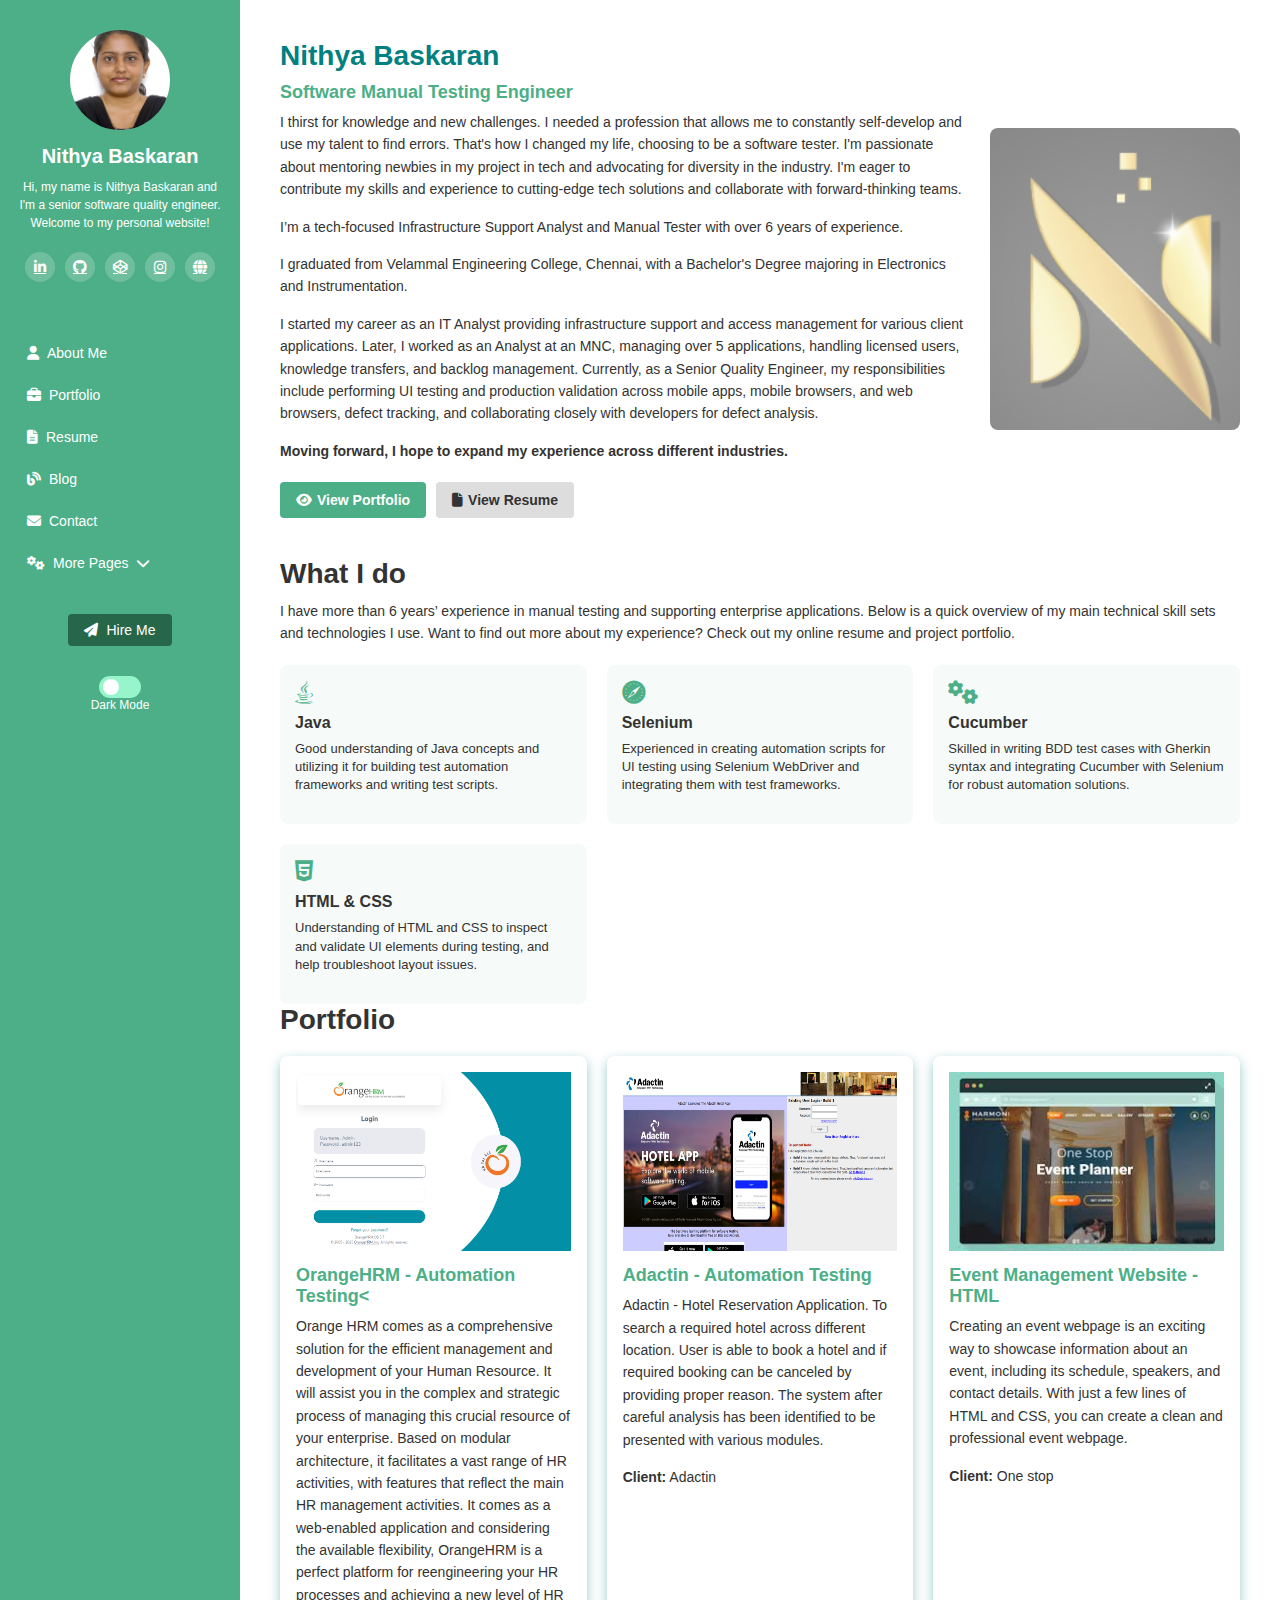
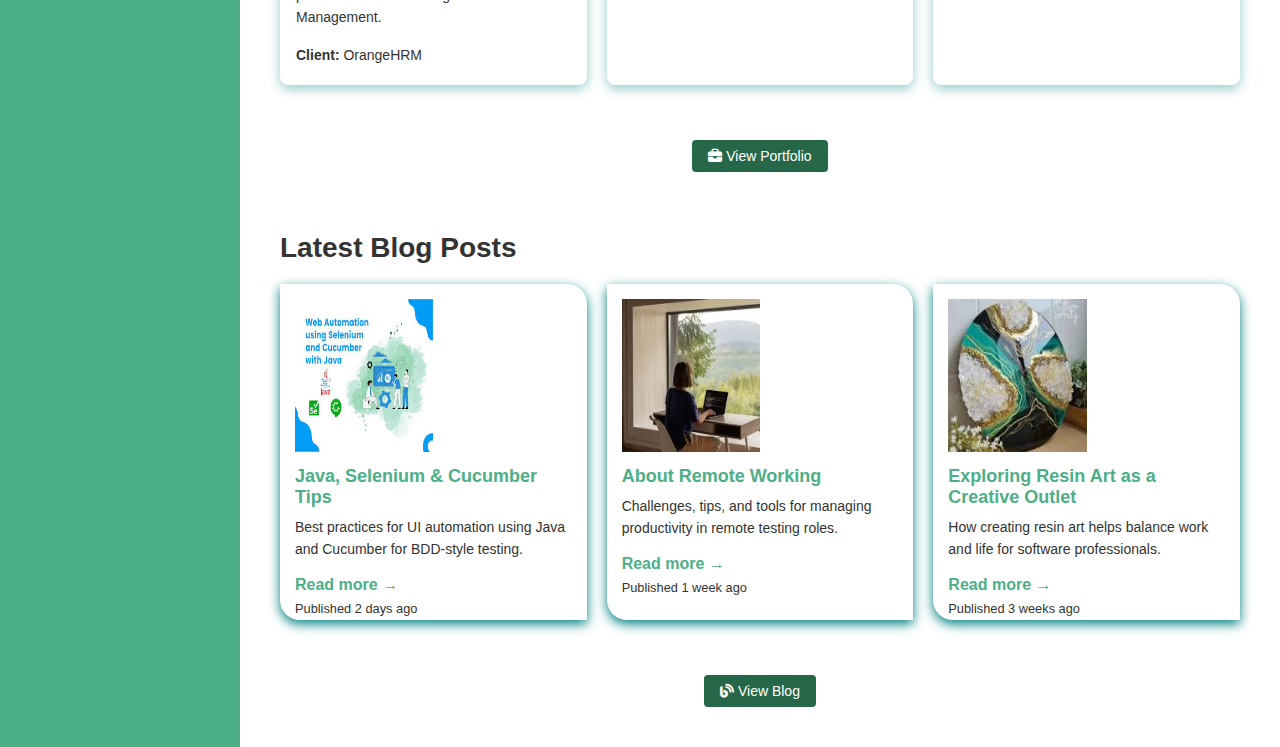
<file: index.html>
<!DOCTYPE html>
<html lang="en">

<head>
  <meta charset="UTF-8" />
  <meta name="viewport" content="width=device-width, initial-scale=1.0" />
  <title>About - Nithya Baskaran</title>

  <!-- Font Awesome for icons -->
  <link href="https://cdnjs.cloudflare.com/ajax/libs/font-awesome/6.4.0/css/all.min.css" rel="stylesheet" />

  <style>
    :root {
      --main-color: #4CAF87;
      --background: #ffffff;
      --text-color: #333333;
      --sidebar-bg: #4CAF87;
      --sidebar-text: #ffffff;
      --button-bg: #276749;
      --button-text: #ffffff;
      --link-color: #4CAF87;
    }

    body.dark-mode {
      --background: #121212;
      --text-color: #ffffff;
      
      --sidebar-bg: #333333;
      --sidebar-text: #ffffff;
      --button-bg: #ffffff;
      --button-text: #4CAF87;
      --link-color: #80e3bf;
    }

    * {
      box-sizing: border-box;
      margin: 0;
      padding: 0;
      font-family: 'Inter', sans-serif;
    }

    body {
      display: flex;
      min-height: 100vh;
      background: var(--background);
      color: var(--text-color);
      transition: all 0.3s ease;
    }

    aside {
      width:
        240px;
      background:
        var(--sidebar-bg);
      color:
        var(--sidebar-text);
      display:
        flex;
      flex-direction:
        column;
      align-items:
        center;
      padding:
        30px 15px;
      flex-shrink:
        0;
    }

    aside img {
      width:
        100px;
      height:
        100px;
      border-radius:
        50%;
      margin-bottom:
        15px;
      object-fit:
        cover;
    }

    aside h1 {
      font-size:
        20px;
      margin-bottom:
        10px;
      text-align:
        center;
    }

    aside p {
      font-size:
        12px;
      text-align:
        center;
      margin-bottom:
        20px;
      line-height:
        1.5;
    }

    .social-icons {
      display:
        flex;
      justify-content:
        center;
      gap:
        10px;
      margin-bottom:
        25px;
      flex-wrap:
        wrap;
    }

    .social-icons a {
      background:
        rgba(255,
          255,
          255,
          0.2);
      color:
        var(--sidebar-text);
      width:
        30px;
      height:
        30px;
      border-radius:
        50%;
      display:
        flex;
      justify-content:
        center;
      align-items:
        center;
      font-size:
        14px;
      transition:
        background 0.3s,
        color 0.3s;
    }

    .social-icons a:hover {
      background:
        #fff;
      color:
        var(--sidebar-bg);
    }

    nav {
      width:
        100%;
      margin-top:
        20px;
    }

    nav ul {
      list-style:
        none;
      padding:
        0;
      margin:
        0;
    }

    nav li {
      margin:
        10px 0;
    }

    nav a {
      color:
        var(--sidebar-text);
      text-decoration:
        none;
      font-size:
        14px;
      display:
        flex;
      align-items:
        center;
      gap:
        8px;
      padding:
        8px 12px;
      border-radius:
        4px;
      transition:
        background 0.3s,
        color 0.3s;
    }

    nav a:hover {
      background:
        rgba(255,
          255,
          255,
          0.2);
      color:
        teal;
      /*
    Changes
    text
    color
    to
    black
    on
    hover
    */
    }

    .hire-btn {
      background: var(--button-bg);
      color:
        var(--button-text);
      border:
        none;
      padding:
        8px 16px;
      font-size:
        14px;
      border-radius:
        4px;
      margin-top:
        25px;
      cursor:
        pointer;
      transition:
        all 0.3s;
      display:
        flex;
      align-items:
        center;
      gap:
        8px;
    }

    .hire-btn:hover {
      background:
        #276749;
    }

    .dark-mode-toggle {
      margin-top:
        30px;
      text-align:
        center;
    }

    .dark-mode-toggle .label-text {
      display:
        block;
      font-size:
        12px;
      margin-bottom:
        5px;
      color:
        var(--sidebar-text);
    }

    /*
    Toggle
    Switch
    Container
    */
    .switch {
      position:
        relative;
      display:
        inline-block;
      width:
        42px;
      height:
        22px;
    }

    /*
    Hide
    default
    checkbox
    */
    .switch input {
      opacity:
        0;
      width:
        0;
      height:
        0;
    }

    /*
    Slider
    (rounded
    pill
    background)
    */
    .slider {
      position:
        absolute;
      cursor:
        pointer;
      background-color:
        #96f5ca;
      border-radius:
        34px;
      top:
        0;
      left:
        0;
      right:
        0;
      bottom:
        0;
      transition:
        0.4s;
    }

    /*
    Round
    knob
    */
    .slider::before {
      position:
        absolute;
      content:
        "";
      height:
        16px;
      width:
        16px;
      left:
        4px;
      bottom:
        3px;
      background-color:
        white;
      border-radius:
        50%;
      transition:
        0.4s;
    }

    /*
    When
    checked
    (dark
    mode
    active)
    */
    .switch input:checked+.slider {
      background-color:
        #4a5568;
      /*
    dark
    gray
    */
    }

    .switch input:checked+.slider::before {
      transform:
        translateX(18px);
      /*
    slide
    the
    knob
    */
    }

    main {
      flex: 1;
      padding: 40px;
      max-width: 100%;
    }

    main h2 {
      font-size: 28px;
      font-weight: 700;
      margin-bottom: 10px;
      text-align: left;
    }

    main h3 {
      font-size: 18px;
      font-weight: 600;
      margin-bottom: 8px;
      color: var(--main-color);
    }

    main p {
      font-size: 14px;
      margin-bottom: 15px;
      color: var(--text-color);
      line-height: 1.6;
    }

    main a {
      color: var(--link-color);
      text-decoration: none;
    }

    .profile-overview {
      display: flex;
      align-items: center;
      justify-content: space-between;
      flex-wrap: wrap;
      margin-bottom: 40px;
    }

    .profile-overview img {
      width: 250px;
      max-width: 100%;
      border-radius: 8px;
    }

    .profile-overview-text {
      flex: 1;
      margin-right: 20px;
    }

    .profile-overview h2 {
      color: #008080;
    }

    .what-i-do {
      margin-top: 40px;
    }

    .skills-grid {
      display: grid;
      grid-template-columns: repeat(auto-fit, minmax(250px, 1fr));
      gap: 20px;
      margin-top: 20px;
    }

    .skill-card {
      background: rgba(76, 175, 135, 0.05);
      padding: 15px;
      border-radius: 8px;
      text-align: left;
    }

    .skill-card i {
      font-size: 24px;
      color: var(--main-color);
      margin-bottom: 10px;
      display: inline-block;
    }

    .skill-card h4 {
      margin-bottom: 8px;
      font-size: 16px;
      font-weight: 600;
    }

    .skill-card p {
      font-size: 13px;
      line-height: 1.4;
      color: var(--text-color);
    }

    /* Mobile Responsive */
    @media (max-width: 768px) {
      body {
        flex-direction: column;
      }

      aside {
        width: 100%;
        flex-direction: row;
        justify-content: space-around;
        flex-wrap: wrap;
      }

      nav {
        display: none;
      }

      .dark-mode-toggle {
        margin-top: 10px;
      }

      .profile-overview {
        flex-direction: column;
      }

      .profile-overview-text {
        margin-right: 0;
        margin-bottom: 20px;
      }
    }
    .button-group {
  margin-top: 20px;
  display: flex;
  gap: 10px;
  flex-wrap: wrap;
}

.button-group .btn {
  display: inline-flex;
  align-items: center;
  gap: 5px;
  text-decoration: none;
  font-size: 14px;
  font-weight: 600;
  padding: 10px 16px;
  border-radius: 4px;
  transition: background 0.3s, color 0.3s;
}

.button-group .btn-primary {
  background: var(--main-color);
  color: #fff;
}

.button-group .btn-primary:hover {
  background: #3b9f6f;
}

.button-group .btn-secondary {
  background: #ddd;
  color: #333;
}

.button-group .btn-secondary:hover {
  background: #bbb;
}

/* Portfolio cards hover effect */


/* Blog cards hover effect */
.blog-post {
  border-color: teal;
  box-shadow: 0 4px 12px rgba(0, 128, 128, 1);
  padding: 15px;
  background-color: #ffffff;
  border-radius: 0 20px 0 20px; /* top-right & bottom-left rounded */
  transition:
    transform 0.3s ease,
    box-shadow 0.3s ease,
    border-color 0.3s ease;
}

.blog-post:hover {
  border-color: teal;
  box-shadow: 0 4px 12px rgba(0, 128, 128, 0.3);
  transform: translateY(-5px);
}


body.dark-mode .portfolio-item,
body.dark-mode .blog-post {
  background-color: #1e1e1e;
  border-color: #444;
  color: #ffffff;
}

body.dark-mode .portfolio-item:hover,
body.dark-mode .blog-post:hover {
  border-color: #80e3bf;
  box-shadow: 0 8px 16px rgba(128, 227, 191, 0.3);
}

.portfolio-item {
 
  border: 1px solid transparent;
  border-radius: 8px;
  padding: 10px;
  transition: border-color 0.3s ease;
  box-shadow: 0 4px 12px rgba(0, 128, 128, 0.4);
}

.portfolio-item:hover {
  box-shadow: 0 4px 12px rgba(0, 128, 128, 1);
}

/* Dropdown styles */
.dropdown {
  position: relative;
}

.dropdown-menu {
  display: none;
  position: absolute;
  left: 0;
  top: 100%;
  background: #4CAF87;
  list-style: none;
  padding: 10px 0;
  margin: 0;
  box-shadow: 0 2px 6px rgba(0,0,0,0.2);
  border-radius: 4px;
  min-width: 180px;
  z-index: 999;
}

.dropdown-menu li a {
  color: #333;
  padding: 10px 20px;
  display: block;
  text-decoration: none;
}

.dropdown-menu li a:hover {
  background: #f5f5f5;
}

.dropdown:hover .dropdown-menu {
  display: block;
}

  </style>
</head>

<body>
  <aside>
    <img src="images/hero-headshot.jpg" alt="Nithya Baskaran">
    <h1>Nithya Baskaran</h1>
    <p>Hi, my name is Nithya Baskaran and I'm a senior software quality engineer. Welcome to my personal website!</p>

    <div class="social-icons">
    <a href="www.linkedin.com/in/nithya-baskaran-55908a324" target="_blank" rel="noopener noreferrer"><i class="fab fa-linkedin-in"></i></a>
      <a href="https://github.com/NithyaRamya" target="_blank" rel="noopener noreferrer"><i class="fab fa-github"></i></a>
      <a href="#"><i class="fab fa-codepen"></i></a>
      <a href="#"><i class="fab fa-instagram"></i></a>
      <a href="#"><i class="fas fa-globe"></i></a>
    </div>

    <nav>
      <ul>
        <li><a href="index.html"><i class="fas fa-user"></i> About Me</a></li>
        <li><a href="#potfolio"><i class="fas fa-briefcase"></i> Portfolio</a></li>
        <!-- <li><a href="#services"><i class="fas fa-wallet"></i> Services & Pricing</a></li> -->
        <li><a href="resume.html"><i class="fas fa-file-alt"></i> Resume</a></li>
        <li><a href="#blog"><i class="fas fa-blog"></i> Blog</a></li>
        <li><a href="contact.html"><i class="fas fa-envelope"></i> Contact</a></li>
        <!-- <li><a href="#"><i class="fas fa-cogs"></i> More Pages <i class="fas fa-chevron-down"></i></a></li>-->
         <li class="dropdown">
  <a href="#"><i class="fas fa-cogs"></i> More Pages <i class="fas fa-chevron-down"></i></a>
  <ul class="dropdown-menu">
    <li><a href="course.html">Course Page</a></li>
    <li><a href="blogpost.html">Blog Post</a></li>
  </ul>
</li> 
      </ul>
    </nav>

    <a style="text-decoration:none" href="contact.html"><button class="hire-btn"><i class="fas fa-paper-plane"></i> Hire
        Me</button></a>



    <div class="dark-mode-toggle">
      <label class="switch">
        <input type="checkbox" id="darkToggle">
        <span class="slider"></span>
      </label>
      <span class="label-text">Dark Mode</span>
    </div>
    </div>
  </aside>
  <main>
    <section class="profile-overview">
      <div class="profile-overview-text">
        <h2>Nithya Baskaran</h2>
        <h3>Software Manual Testing Engineer</h3>
        <p>I thirst for knowledge and new challenges. I needed a profession that allows me
          to constantly self-develop and use my talent to find errors. That's how I changed my life, choosing
          to be a software tester. I'm passionate about mentoring newbies in my project in tech and advocating for
          diversity in the industry. I'm eager to contribute my skills and experience to cutting-edge tech solutions and
          collaborate with forward-thinking teams.</p>
        <p>I’m a tech-focused Infrastructure Support Analyst and Manual Tester with over 6 years of experience.</p>
        <p>I graduated from Velammal Engineering College, Chennai, with a Bachelor's Degree majoring in Electronics and
          Instrumentation.</p>
        <p>I started my career as an IT Analyst providing infrastructure support and access management for various
          client applications. Later, I worked as an Analyst at an MNC, managing over 5 applications, handling licensed
          users, knowledge transfers, and backlog management. Currently, as a Senior Quality Engineer, my
          responsibilities include performing UI testing and production validation across mobile apps, mobile browsers,
          and web browsers, defect tracking, and collaborating closely with developers for defect analysis.</p>
        <p><strong>Moving forward, I hope to expand my experience across different industries.</strong></p>
       <div class="button-group">
      <a id="potfolio" href="portfolio.html" class="btn btn-primary"><i class="fas fa-eye"></i> View Portfolio</a>
      <a href="resume.html" class="btn btn-secondary"><i class="fas fa-file"></i> View Resume</a>
    </div>
  </div></div>
      <img style="opacity: 50%" src="images/logo.PNG" alt="Nithya Baskaran" />
    </section>

    <section class="what-i-do">
      <h2>What I do</h2>
      <p>I have more than 6 years’ experience in manual testing and supporting enterprise applications. Below is a quick
        overview of my main technical skill sets and technologies I use. Want to find out more about my experience?
        Check out my online resume and project portfolio.</p>

      <div class="skills-grid">
        <div class="skill-card">
          <i class="fab fa-java"></i>
          <h4>Java</h4>
          <p>Good understanding of Java concepts and utilizing it for building test automation frameworks and writing
            test scripts.</p>
        </div>
        <div class="skill-card">
          <i class="fab fa-safari"></i>
          <h4>Selenium</h4>
          <p>Experienced in creating automation scripts for UI testing using Selenium WebDriver and integrating them
            with test frameworks.</p>
        </div>
        <div class="skill-card">
          <i class="fas fa-cogs"></i>
          <h4>Cucumber</h4>
          <p>Skilled in writing BDD test cases with Gherkin syntax and integrating Cucumber with Selenium for robust
            automation solutions.</p>
        </div>
        <div class="skill-card">
          <i class="fab fa-html5"></i>
          <h4>HTML & CSS</h4>
          <p>Understanding of HTML and CSS to inspect and validate UI elements during testing, and help troubleshoot
            layout issues.</p>
        </div>
        </div>
<!-- <div style="text-align: center; margin-top: 30px;">
        <a id="services"href="services_pricing.html" class="hire-btn" style="text-decoration: none; display: inline-block;"><i class="fas fa-briefcase"></i> Services & Pricing</a>
      </div> -->
      
    </section>
<section class="portfolio-section">
      <h2 style="margin-bottom: 20px;">Portfolio</h2>
      <div class="portfolio-grid" style="display: grid; grid-template-columns: repeat(auto-fit, minmax(250px, 1fr)); gap: 20px;">
        <div class="portfolio-item" style= "padding: 15px;">
          <img src="images/HRMS ORANGE.PNG" alt="Project 1" style="width: 100%; height: 30%">
          <h3 style="margin-top: 10px;">OrangeHRM - Automation Testing<</h3>
          <p>Orange HRM comes as a comprehensive solution for the efficient management and development of your Human Resource. It will assist you in the complex and strategic process of managing this crucial resource of your enterprise. Based on modular architecture, it facilitates a vast range of HR activities, with features that reflect the main HR management activities. It comes as a web-enabled application and considering the available flexibility, OrangeHRM is a perfect platform for reengineering your HR processes and achieving a new level of HR Management.</p>
          <p><strong>Client:</strong> OrangeHRM</p>
        </div>
        <div class="portfolio-item" style=" padding: 15px;">
          <img src="images/Adactin.PNG" alt="Project 2" style="width: 100%; height: 30%">
          <h3 style="margin-top: 10px;">Adactin - Automation Testing</h3>
          <p>Adactin - Hotel Reservation Application. To search a required hotel across different location. User is able to book a hotel and if required booking can be canceled by providing proper reason. The system after careful analysis has been identified to be presented with various modules.</p>
          <p><strong>Client:</strong> Adactin</p>
        </div>
        <div class="portfolio-item" style="padding: 15px;">
          <img src="images/event.jpg" alt="Project 3" style="width: 100%; height: 30%">
          <h3 style="margin-top: 10px;">Event Management Website - HTML</h3>
          <p>Creating an event webpage is an exciting way to showcase information about an event, including its schedule, speakers, and contact details. With just a few lines of HTML and CSS, you can create a clean and professional event webpage.</p>
          <p><strong>Client:</strong> One stop</p>
        </div>
      </div>
      <div style="text-align: center; margin-top: 30px;">
        <a id="portfolio" href="portfolio.html" class="hire-btn" style="text-decoration: none; display: inline-block;"><i class="fas fa-briefcase"></i> View Portfolio</a>
      </div>
    </section>

    <section class="blog-section" style="margin-top: 60px;">
      <h2 style="margin-bottom: 20px;">Latest Blog Posts</h2>
      <div class="blog-grid" style="display: grid; grid-template-columns: repeat(auto-fit, minmax(250px, 1fr)); gap: 20px;">
        <div class="blog-post" >
          <img src="images/selenium.jpg" alt="Blog 1" style="width: 50%; height: 50%">
          <h3 style="margin-top: 10px;">Java, Selenium & Cucumber Tips</h3>
          <p>Best practices for UI automation using Java and Cucumber for BDD-style testing.</p>
          <a href="blog.html" style="text-decoration: none; color: var(--link-color); font-weight: bold;">Read more →</a>
          <p style="font-size: 0.8em; margin-top: 5px;">Published 2 days ago</p>
        </div>
        <div class="blog-post" >
          <img src="images/remote.jpg" alt="Blog 2" style="width: 50%; height: 50%">
          <h3 style="margin-top: 10px;">About Remote Working</h3>
          <p>Challenges, tips, and tools for managing productivity in remote testing roles.</p>
          <a href="blog.html" style="text-decoration: none; color: var(--link-color); font-weight: bold;">Read more →</a>
          <p style="font-size: 0.8em; margin-top: 5px;">Published 1 week ago</p>
        </div>
        <div class="blog-post">
          <img src="images/resin.jpg" alt="Blog 3" style="width: 50%; height: 50%">
          <h3 style="margin-top: 10px;">Exploring Resin Art as a Creative Outlet</h3>
          <p>How creating resin art helps balance work and life for software professionals.</p>
          <a href="blog.html" style="text-decoration: none; color: var(--link-color); font-weight: bold;">Read more →</a>
          <p style="font-size: 0.8em; margin-top: 5px;">Published 3 weeks ago</p>
        </div>
      </div>
      <div style="text-align: center; margin-top: 30px;">
        <a id="blog" href="blog.html" class="hire-btn" style="text-decoration: none; display: inline-block;"><i class="fas fa-blog"></i> View Blog</a>
      </div>
    </section>
  </main>

  <script src="script.js"></script>
</body>

</html>
</file>
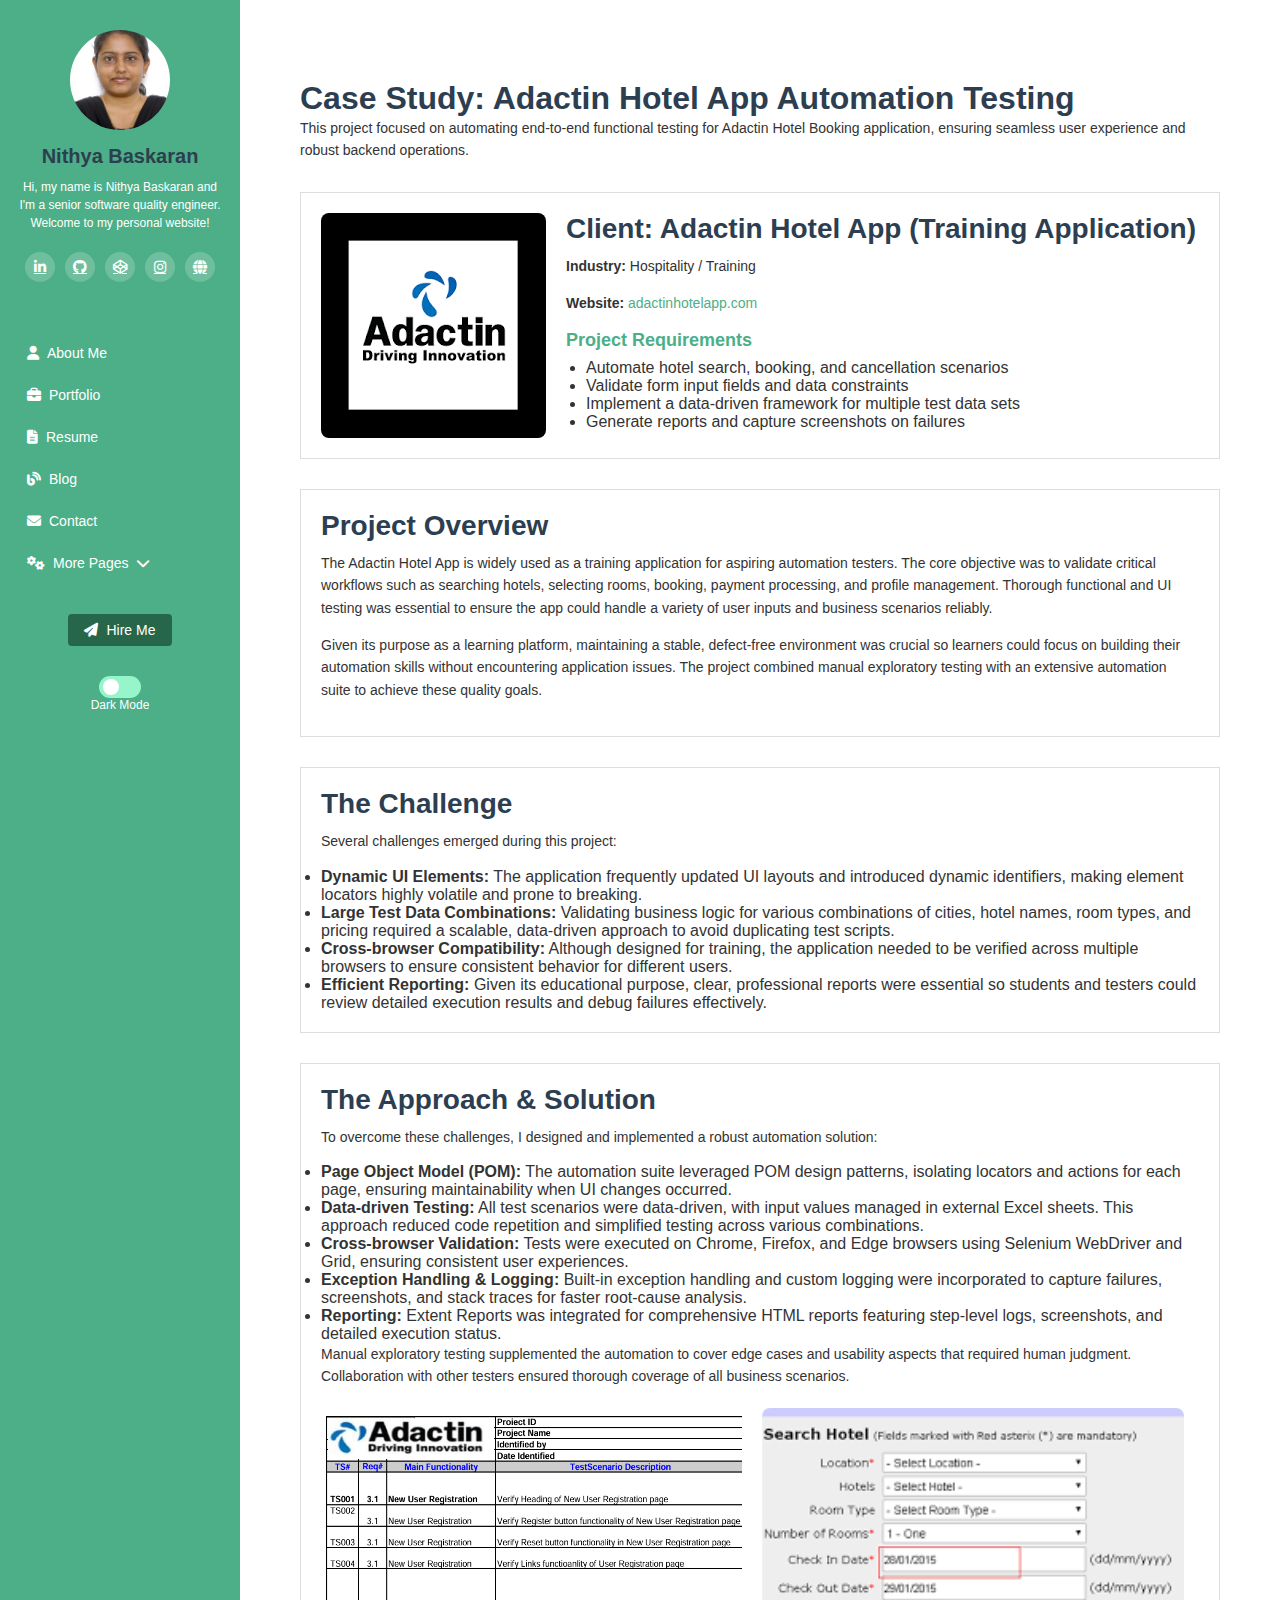
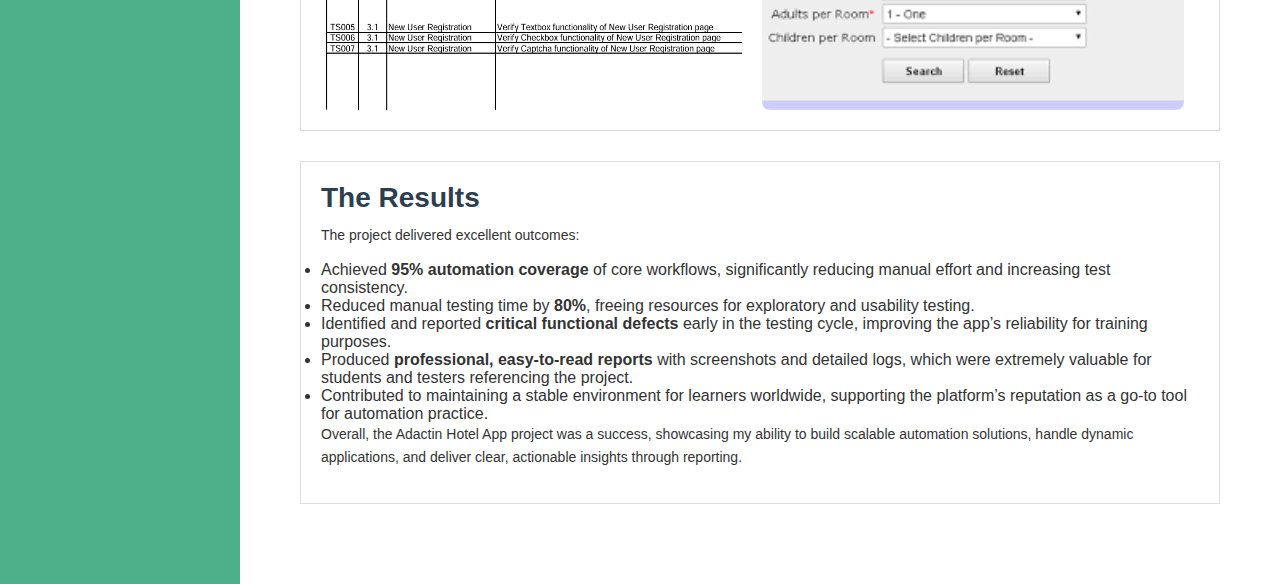
<file: adactin.html>
<!DOCTYPE html>
<html lang="en">
<head>
  <meta charset="UTF-8" />
  <meta name="viewport" content="width=device-width, initial-scale=1.0" />
  <title>Case Study: Adactin Hotel App Testing</title>
  <!-- Font Awesome for icons -->
  <link href="https://cdnjs.cloudflare.com/ajax/libs/font-awesome/6.4.0/css/all.min.css" rel="stylesheet" />
  <style>
        :root {
      --main-color: #4CAF87;
      --background: #ffffff;
      --text-color: #333333;
      --sidebar-bg: #4CAF87;
      --sidebar-text: #ffffff;
      --button-bg: #276749;
      --button-text: #ffffff;
      --link-color: #4CAF87;
    }

     body.dark-mode {
      --background: #121212;
      --text-color: #276749;    
      --sidebar-bg: #333333;
      --sidebar-text: #ffffff;
      --button-bg: #ffffff;
      --button-text: #4CAF87;
      --link-color: #80e3bf;
    }

   body.dark-mode h1, h2, p{
    color: #ffffff;
   }

    * {
      box-sizing: border-box;
      margin: 0;
      padding: 0;
      font-family: 'Inter', sans-serif;
    }

    body {
      font-family: 'Inter', sans-serif;
      margin: 0;
      padding: 0;
      background-color: #f8f9fa;
      color: #333;
    }
    .container {
      max-width: 960px;
      margin: 0 auto;
      padding: 40px 20px;
    }
    h1, h2 {
      color: #2c3e50;
    }
    .project-header {
      margin-bottom: 30px;
    }
    .client-info {
      background-color: #fff;
      border: 1px solid #ddd;
      padding: 20px;
      display: flex;
      gap: 20px;
    }
    .client-info img {
      max-width: 250px;
      border-radius: 8px;
    }
    .client-details ul {
      padding-left: 20px;
    }
    section {
      background-color: #fff;
      border: 1px solid #ddd;
      padding: 20px;
      margin-top: 30px;
    }
    .images {
      display: flex;
      gap: 20px;
      margin-top: 20px;
    }
    .images img {
      width: 48%;
      border-radius: 8px;
    }
    body {
      display: flex;
      min-height: 100vh;
      background: var(--background);
      color: var(--text-color);
      transition: all 0.3s ease;
    }

    aside {
      width:
        240px;
      background:
        var(--sidebar-bg);
      color:
        var(--sidebar-text);
      display:
        flex;
      flex-direction:
        column;
      align-items:
        center;
      padding:
        30px 15px;
      flex-shrink:
        0;
    }

    aside img {
      width:
        100px;
      height:
        100px;
      border-radius:
        50%;
      margin-bottom:
        15px;
      object-fit:
        cover;
    }

    aside h1 {
      font-size:
        20px;
      margin-bottom:
        10px;
      text-align:
        center;
    }

    aside p {
      font-size:
        12px;
      text-align:
        center;
      margin-bottom:
        20px;
      line-height:
        1.5;
    }

    .social-icons {
      display:
        flex;
      justify-content:
        center;
      gap:
        10px;
      margin-bottom:
        25px;
      flex-wrap:
        wrap;
    }

    .social-icons a {
      background:
        rgba(255,
          255,
          255,
          0.2);
      color:
        var(--sidebar-text);
      width:
        30px;
      height:
        30px;
      border-radius:
        50%;
      display:
        flex;
      justify-content:
        center;
      align-items:
        center;
      font-size:
        14px;
      transition:
        background 0.3s,
        color 0.3s;
    }

    .social-icons a:hover {
      background:
        #fff;
      color:
        var(--sidebar-bg);
    }

    nav {
      width:
        100%;
      margin-top:
        20px;
    }

    nav ul {
      list-style:
        none;
      padding:
        0;
      margin:
        0;
    }

    nav li {
      margin:
        10px 0;
    }

    nav a {
      color:
        var(--sidebar-text);
      text-decoration:
        none;
      font-size:
        14px;
      display:
        flex;
      align-items:
        center;
      gap:
        8px;
      padding:
        8px 12px;
      border-radius:
        4px;
      transition:
        background 0.3s,
        color 0.3s;
    }

    nav a:hover {
      background:
        rgba(255,
          255,
          255,
          0.2);
      color:
        teal;
      /*
    Changes
    text
    color
    to
    black
    on
    hover
    */
    }

    .hire-btn {
      background: var(--button-bg);
      color:
        var(--button-text);
      border:
        none;
      padding:
        8px 16px;
      font-size:
        14px;
      border-radius:
        4px;
      margin-top:
        25px;
      cursor:
        pointer;
      transition:
        all 0.3s;
      display:
        flex;
      align-items:
        center;
      gap:
        8px;
    }

    .hire-btn:hover {
      background:
        #276749;
    }

    .dark-mode-toggle {
      margin-top:
        30px;
      text-align:
        center;
    }

    .dark-mode-toggle .label-text {
      display:
        block;
      font-size:
        12px;
      margin-bottom:
        5px;
      color:
        var(--sidebar-text);
    }

    /*
    Toggle
    Switch
    Container
    */
    .switch {
      position:
        relative;
      display:
        inline-block;
      width:
        42px;
      height:
        22px;
    }

    /*
    Hide
    default
    checkbox
    */
    .switch input {
      opacity:
        0;
      width:
        0;
      height:
        0;
    }

    /*
    Slider
    (rounded
    pill
    background)
    */
    .slider {
      position:
        absolute;
      cursor:
        pointer;
      background-color:
        #96f5ca;
      border-radius:
        34px;
      top:
        0;
      left:
        0;
      right:
        0;
      bottom:
        0;
      transition:
        0.4s;
    }

    /*
    Round
    knob
    */
    .slider::before {
      position:
        absolute;
      content:
        "";
      height:
        16px;
      width:
        16px;
      left:
        4px;
      bottom:
        3px;
      background-color:
        white;
      border-radius:
        50%;
      transition:
        0.4s;
    }

    /*
    When
    checked
    (dark
    mode
    active)
    */
    .switch input:checked+.slider {
      background-color:
        #4a5568;
      /*
    dark
    gray
    */
    }

    .switch input:checked+.slider::before {
      transform:
        translateX(18px);
      /*
    slide
    the
    knob
    */
    }

    main {
      flex: 1;
      padding: 40px;
      max-width: 100%;
    }

    main h2 {
      font-size: 28px;
      font-weight: 700;
      margin-bottom: 10px;
      text-align: left;
    }

    main h3 {
      font-size: 18px;
      font-weight: 600;
      margin-bottom: 8px;
      color: var(--main-color);
    }

    main p {
      font-size: 14px;
      margin-bottom: 15px;
      color: var(--text-color);
      line-height: 1.6;
    }

    main a {
      color: var(--link-color);
      text-decoration: none;
    }
/* Mobile Responsive */
    @media (max-width: 768px) {
      body {
        flex-direction: column;
      }

      aside {
        width: 100%;
        flex-direction: row;
        justify-content: space-around;
        flex-wrap: wrap;
      }

      nav {
        display: none;
      }

      .dark-mode-toggle {
        margin-top: 10px;
      }
    }
    /* Dropdown styles */
.dropdown {
  position: relative;
}

.dropdown-menu {
  display: none;
  position: absolute;
  left: 0;
  top: 100%;
  background: #4CAF87;
  list-style: none;
  padding: 10px 0;
  margin: 0;
  box-shadow: 0 2px 6px rgba(0,0,0,0.2);
  border-radius: 4px;
  min-width: 180px;
  z-index: 999;
}

.dropdown-menu li a {
  color: #333;
  padding: 10px 20px;
  display: block;
  text-decoration: none;
}

.dropdown-menu li a:hover {
  background: #f5f5f5;
}

.dropdown:hover .dropdown-menu {
  display: block;
}
  </style>
</head>
<body>
  <aside>
    <img src="images/hero-headshot.jpg" alt="Nithya Baskaran">
    <h1>Nithya Baskaran</h1>
    <p>Hi, my name is Nithya Baskaran and I'm a senior software quality engineer. Welcome to my personal website!</p>

    <div class="social-icons">
      <a href="www.linkedin.com/in/nithya-baskaran-55908a324" target="_blank" rel="noopener noreferrer"><i class="fab fa-linkedin-in"></i></a>
      <a href="https://github.com/NithyaRamya" target="_blank" rel="noopener noreferrer"><i class="fab fa-github"></i></a>
      <a href="#"><i class="fab fa-codepen"></i></a>
      <a href="#"><i class="fab fa-instagram"></i></a>
      <a href="#"><i class="fas fa-globe"></i></a>
    </div>

    <nav>
      <ul>
        <li><a href="index.html"><i class="fas fa-user"></i> About Me</a></li>
        <li><a href="portfolio.html"><i class="fas fa-briefcase"></i> Portfolio</a></li>
        <!-- <li><a href="#"><i class="fas fa-wallet"></i> Services & Pricing</a></li> -->
        <li><a href="resume.html"><i class="fas fa-file-alt"></i> Resume</a></li>
        <li><a href="blog.html"><i class="fas fa-blog"></i> Blog</a></li>
        <li><a href="contact.html"><i class="fas fa-envelope"></i> Contact</a></li>
        <li class="dropdown">
          <a href="#"><i class="fas fa-cogs"></i> More Pages <i class="fas fa-chevron-down"></i></a>
          <ul class="dropdown-menu">
            <li><a href="course.html">Course Page</a></li>
            <li><a href="blog.html">Blog Post</a></li>
          </ul>
        </li>
      </ul>
    </nav>

    <a style="text-decoration:none" href="contact.html">
      <button class="hire-btn"><i class="fas fa-paper-plane"></i> Hire Me</button>
    </a>

    <div class="dark-mode-toggle">
      <label class="switch">
        <input type="checkbox" id="darkToggle">
        <span class="slider"></span>
      </label>
      <span class="label-text">Dark Mode</span>
    </div>
  </aside>

  <main>
    <div class="container">
      <div class="project-header">
        <h1>Case Study: Adactin Hotel App Automation Testing</h1>
        <p>This project focused on automating end-to-end functional testing for Adactin Hotel Booking application, ensuring seamless user experience and robust backend operations.</p>
      </div>

      <div class="client-info">
        <img src="images/adactinn.png" alt="Adactin Hotel App Screenshot" />
        <div class="client-details">
          <h2>Client: Adactin Hotel App (Training Application)</h2>
          <p><strong>Industry:</strong> Hospitality / Training</p>
          <p><strong>Website:</strong> <a href="http://adactinhotelapp.com/" target="_blank">adactinhotelapp.com</a></p>
          <h3>Project Requirements</h3>
          <ul>
            <li>Automate hotel search, booking, and cancellation scenarios</li>
            <li>Validate form input fields and data constraints</li>
            <li>Implement a data-driven framework for multiple test data sets</li>
            <li>Generate reports and capture screenshots on failures</li>
          </ul>
        </div>
      </div>

      <section>
        <h2>Project Overview</h2>
        <p>
          The Adactin Hotel App is widely used as a training application for aspiring automation testers. The core objective was to validate critical workflows such as searching hotels, selecting rooms, booking, payment processing, and profile management. Thorough functional and UI testing was essential to ensure the app could handle a variety of user inputs and business scenarios reliably.
        </p>
        <p>
          Given its purpose as a learning platform, maintaining a stable, defect-free environment was crucial so learners could focus on building their automation skills without encountering application issues. The project combined manual exploratory testing with an extensive automation suite to achieve these quality goals.
        </p>
      </section>

      <section>
        <h2>The Challenge</h2>
        <p>
          Several challenges emerged during this project:
        </p>
        <ul>
          <li>
            <strong>Dynamic UI Elements:</strong> The application frequently updated UI layouts and introduced dynamic identifiers, making element locators highly volatile and prone to breaking.
          </li>
          <li>
            <strong>Large Test Data Combinations:</strong> Validating business logic for various combinations of cities, hotel names, room types, and pricing required a scalable, data-driven approach to avoid duplicating test scripts.
          </li>
          <li>
            <strong>Cross-browser Compatibility:</strong> Although designed for training, the application needed to be verified across multiple browsers to ensure consistent behavior for different users.
          </li>
          <li>
            <strong>Efficient Reporting:</strong> Given its educational purpose, clear, professional reports were essential so students and testers could review detailed execution results and debug failures effectively.
          </li>
        </ul>
      </section>

      <section>
        <h2>The Approach & Solution</h2>
        <p>
          To overcome these challenges, I designed and implemented a robust automation solution:
        </p>
        <ul>
          <li>
            <strong>Page Object Model (POM):</strong> The automation suite leveraged POM design patterns, isolating locators and actions for each page, ensuring maintainability when UI changes occurred.
          </li>
          <li>
            <strong>Data-driven Testing:</strong> All test scenarios were data-driven, with input values managed in external Excel sheets. This approach reduced code repetition and simplified testing across various combinations.
          </li>
          <li>
            <strong>Cross-browser Validation:</strong> Tests were executed on Chrome, Firefox, and Edge browsers using Selenium WebDriver and Grid, ensuring consistent user experiences.
          </li>
          <li>
            <strong>Exception Handling & Logging:</strong> Built-in exception handling and custom logging were incorporated to capture failures, screenshots, and stack traces for faster root-cause analysis.
          </li>
          <li>
            <strong>Reporting:</strong> Extent Reports was integrated for comprehensive HTML reports featuring step-level logs, screenshots, and detailed execution status.
          </li>
        </ul>
        <p>
          Manual exploratory testing supplemented the automation to cover edge cases and usability aspects that required human judgment. Collaboration with other testers ensured thorough coverage of all business scenarios.
        </p>
        <div class="images">
          <img src="images/testplan adactin.PNG" alt="Adactin Test Plan">
          <img src="images/adactin screen.png" alt="Adactin Application Screenshot">
        </div>
      </section>

      <section>
        <h2>The Results</h2>
        <p>
          The project delivered excellent outcomes:
        </p>
        <ul>
          <li>
            Achieved <strong>95% automation coverage</strong> of core workflows, significantly reducing manual effort and increasing test consistency.
          </li>
          <li>
            Reduced manual testing time by <strong>80%</strong>, freeing resources for exploratory and usability testing.
          </li>
          <li>
            Identified and reported <strong>critical functional defects</strong> early in the testing cycle, improving the app’s reliability for training purposes.
          </li>
          <li>
            Produced <strong>professional, easy-to-read reports</strong> with screenshots and detailed logs, which were extremely valuable for students and testers referencing the project.
          </li>
          <li>
            Contributed to maintaining a stable environment for learners worldwide, supporting the platform’s reputation as a go-to tool for automation practice.
          </li>
        </ul>
        <p>
          Overall, the Adactin Hotel App project was a success, showcasing my ability to build scalable automation solutions, handle dynamic applications, and deliver clear, actionable insights through reporting.
        </p>
      </section>
    </div>
  </main>

  <script src="script.js"></script>
</body>
</html>
</file>
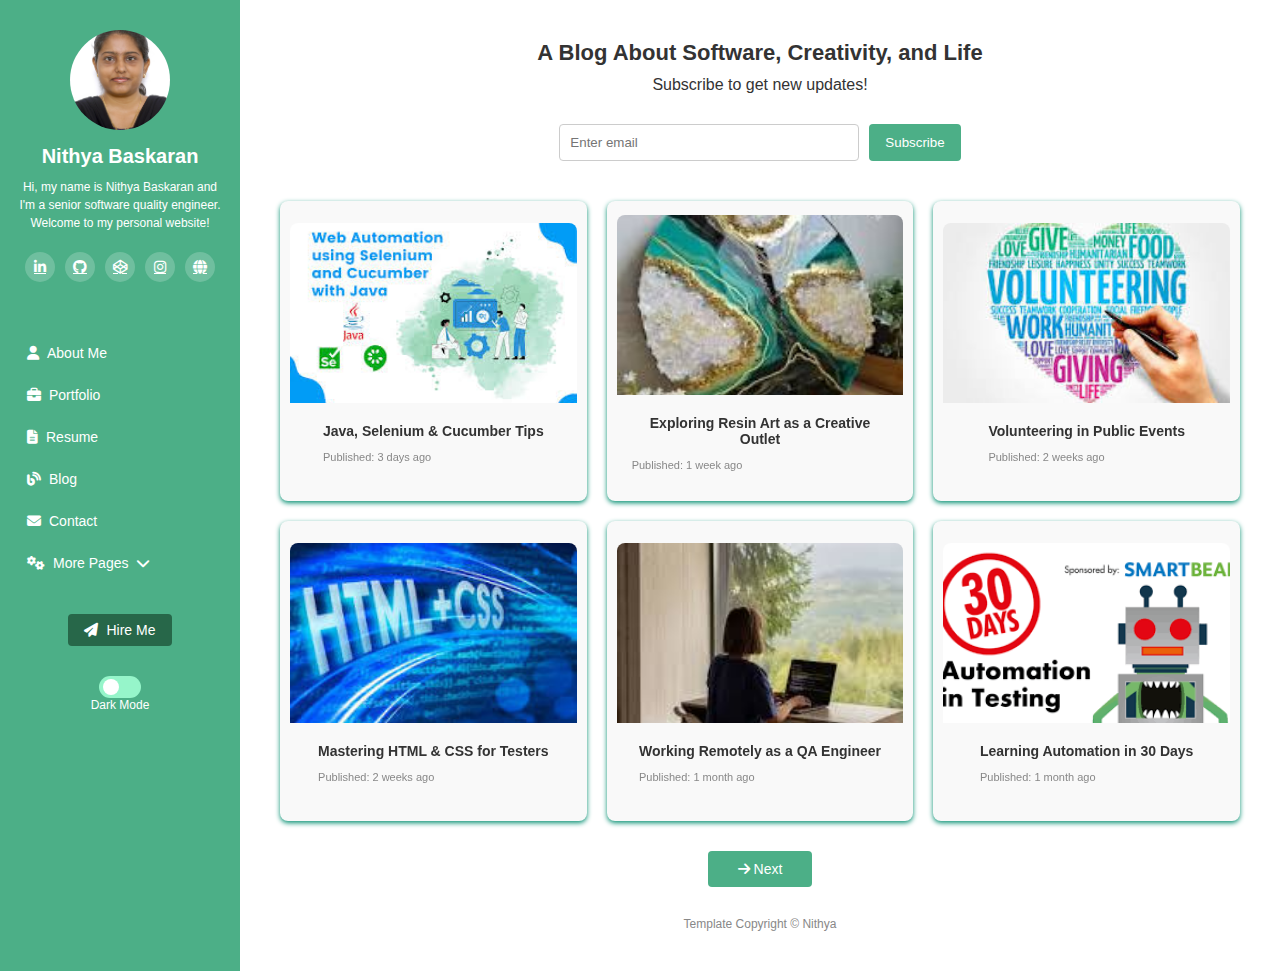
<file: blog.html>
<!DOCTYPE html>
<html lang="en">

<head>
    <meta charset="UTF-8" />
    <meta name="viewport" content="width=device-width, initial-scale=1.0" />
    <title>Blog - Nithya Baskaran</title>
    <link href="https://cdnjs.cloudflare.com/ajax/libs/font-awesome/6.4.0/css/all.min.css" rel="stylesheet" />

    <style>
        :root {
            --main-color: #4CAF87;
            --background: #fff;
            --text-color: #333;
            --sidebar-bg: #4CAF87;
            --sidebar-text: #fff;
            --card-bg: #f9f9f9;
            --btn-bg: #4CAF87;
            --btn-text: #fff;
            --button-bg: #276749;
        }

        body.dark {
            --background: #121212;
            --text-color: #fff;
            --sidebar-bg: #333;
            --sidebar-text: #fff;
            --card-bg: #1e1e1e;
            --btn-bg: #fff;
            --btn-text: #4CAF87;
        }

        * {
            box-sizing: border-box;
            margin: 0;
            padding: 0;
            font-family: 'Inter', sans-serif;
        }

        body {
            display: flex;
            min-height: 100vh;
            background: var(--background);
            color: var(--text-color);
            transition: all 0.3s ease;
        }


        /* Sidebar — no scroll */
        aside {
            width: 240px;
            background: var(--sidebar-bg);
            color: var(--sidebar-text);
            display: flex;
            flex-direction: column;
            align-items: center;
            padding: 30px 15px;
            flex-shrink: 0;
            /* no height or overflow set here */
        }


        aside img {
            width: 100px;
            height: 100px;
            border-radius: 50%;
            margin-bottom: 15px;
            object-fit: cover;
        }

        aside h1 {
            font-size: 20px;
            margin-bottom: 10px;
            text-align: center;
        }

        aside p {
            font-size: 12px;
            text-align: center;
            margin-bottom: 20px;
            line-height: 1.5;
        }

        .social-icons {
            display: flex;
            justify-content: center;
            gap: 10px;
            margin-bottom: 25px;
            flex-wrap: wrap;
        }

        .social-icons a {
            background: rgba(255, 255, 255, 0.2);
            color: var(--sidebar-text);
            width: 30px;
            height: 30px;
            border-radius: 50%;
            display: flex;
            justify-content: center;
            align-items: center;
            font-size: 14px;
            transition: background 0.3s, color 0.3s;
        }

        .social-icons a:hover {
            background: #fff;
            color: var(--sidebar-bg);
        }

        nav {
            width: 100%;
            margin-top: 20px;
        }

        nav ul {
            list-style: none;
            padding: 0;
            margin: 0;
        }

        nav li {
            margin: 10px 0;
        }

        nav a {
            color: var(--sidebar-text);
            text-decoration: none;
            font-size: 14px;
            display: flex;
            align-items: center;
            gap: 8px;
            padding: 8px 12px;
            border-radius: 4px;
            transition: background 0.3s, color 0.3s;
        }

        nav a:hover {
            background: rgba(255, 255, 255, 0.2);
            color: teal;
            /* Changes text color to black on hover */
        }


        .hire-btn {
            background: var(--button-bg);
            color: var(--button-text);
            border: none;
            padding: 8px 16px;
            font-size: 14px;
            border-radius: 4px;
            margin-top: 25px;
            cursor: pointer;
            transition: all 0.3s;
            display: flex;
            align-items: center;
            gap: 8px;
        }

        .hire-btn:hover {
            background: #276749;
        }

        .dark-mode-toggle {
            margin-top: 30px;
            text-align: center;
        }

        .dark-mode-toggle .label-text {
            display: block;
            font-size: 12px;
            margin-bottom: 5px;
            color: var(--sidebar-text);
        }

        /* Toggle Switch Container */
        .switch {
            position: relative;
            display: inline-block;
            width: 42px;
            height: 22px;
        }

        /* Hide default checkbox */
        .switch input {
            opacity: 0;
            width: 0;
            height: 0;
        }

        /* Slider (rounded pill background) */
        .slider {
            position: absolute;
            cursor: pointer;
            background-color: #96f5ca;
            border-radius: 34px;
            top: 0;
            left: 0;
            right: 0;
            bottom: 0;
            transition: 0.4s;
        }

        /* Round knob */
        .slider::before {
            position: absolute;
            content: "";
            height: 16px;
            width: 16px;
            left: 4px;
            bottom: 3px;
            background-color: white;
            border-radius: 50%;
            transition: 0.4s;
        }

        /* When checked (dark mode active) */
        .switch input:checked+.slider {
            background-color: #4a5568;
            /* dark gray */
        }

        .switch input:checked+.slider::before {
            transform: translateX(18px);
            /* slide the knob */
        }

        main {
            flex: 1;
            padding: 40px;
        }

        .blog-header {
            text-align: center;
            margin-bottom: 30px;
        }

        .blog-header h2 {
            font-size: 22px;
            margin-bottom: 10px;
        }

        .subscribe-box {
            display: flex;
            justify-content: center;
            gap: 10px;
            margin-bottom: 40px;
        }

        .subscribe-box input {
            padding: 10px;
            border-radius: 4px;
            border: 1px solid #ccc;
            width: 300px;
        }

        .subscribe-box button {
            background: var(--btn-bg);
            color: var(--btn-text);
            border: none;
            padding: 10px 16px;
            border-radius: 4px;
            cursor: pointer;
        }

        .blog-grid {
            display: grid;
            grid-template-columns: repeat(auto-fit, minmax(250px, 1fr));
            gap: 20px;
        }

        .card {
            background: var(--card-bg);
            border-radius: 8px;
            overflow: hidden;
            box-shadow: 0 2px 5px rgba(0, 0, 0, 0.1);
        }

        .card img {
            width: 100%;
            height: 160px;
            object-fit: cover;
        }

        .card-content {
            padding: 15px;
        }

        .card-content h4 {
            margin-bottom: 8px;
            font-size: 16px;
        }

        .card-content p {
            font-size: 13px;
            margin-bottom: 10px;
        }

        .card-content small {
            font-size: 11px;
            color: #888;
        }

        .next-button {
            text-align: center;
            margin-top: 30px;
        }

        .next-button button {
            background: var(--btn-bg);
            color: var(--btn-text);
            border: none;
            padding: 10px 30px;
            font-size: 14px;
            border-radius: 4px;
            cursor: pointer;
        }

        footer {
            text-align: center;
            margin-top: 30px;
            font-size: 12px;
            color: #888;
        }

        /* Flip Card Container */
       
.flip-card {
  background-color: transparent;
  perspective: 1000px;
  min-height: 300px;
}

.flip-card-inner {
  position: relative;
  width: 100%;
  height: 100%;
  transition: transform 0.8s ease;
  transform-style: preserve-3d;
}
        .flip-card:hover .flip-card-inner {
            transform: rotateY(180deg);
        }

        .flip-card-front,
        .flip-card-back {
            position: absolute;
            width: 100%;
            height: 100%;
            border-radius: 8px;
            overflow: hidden;
            backface-visibility: hidden;
            box-shadow: 0 2px 5px rgba(11, 146, 117, 1);
            background: var(--card-bg);
            display: flex;
            flex-direction: column;
            justify-content: center;
            align-items: center;
            padding: 10px;
        }

        /* FRONT IMAGE - reduced height */
        .flip-card-front img {
            width: 100%;
            height: 180px;
            object-fit: cover;
            border-radius: 8px 8px 0 0;
            margin-bottom: 5px;
        }

        .flip-card-front h4 {
            font-size: 14px;
            text-align: center;
        }

        .flip-card-front small {
            font-size: 11px;
            color: #888;
        }

        /* BACK FACE */
        .flip-card-back {
            transform: rotateY(180deg);
            text-align: center;
        }

        .flip-card-back p {
            font-size: 13px;
            margin-bottom: 8px;
        }

        .flip-card-back .read-more-btn {
            display: inline-block;
            background: var(--main-color);
            color: #fff;
            padding: 6px 12px;
            border-radius: 4px;
            text-decoration: none;
            font-size: 12px;
            transition: background 0.3s;
        }

        .flip-card-back .read-more-btn:hover {
            background: #3b9f6f;
        }


        @media(max-width: 768px) {
            body {
                flex-direction: column;
            }

            aside {
                width: 100%;
                flex-direction: row;
                flex-wrap: wrap;
                justify-content: space-between;
            }

            nav {
                display: none;
            }
        }

        /* Dropdown styles */
.dropdown {
  position: relative;
}

.dropdown-menu {
  display: none;
  position: absolute;
  left: 0;
  top: 100%;
  background: #4CAF87;
  list-style: none;
  padding: 10px 0;
  margin: 0;
  box-shadow: 0 2px 6px rgba(0,0,0,0.2);
  border-radius: 4px;
  min-width: 180px;
  z-index: 999;
}

.dropdown-menu li a {
  color: #333;
  padding: 10px 20px;
  display: block;
  text-decoration: none;
}

.dropdown-menu li a:hover {
  background: #f5f5f5;
}

.dropdown:hover .dropdown-menu {
  display: block;
}
    </style>
</head>

<body>
    <aside>
        <img src="images/hero-headshot.jpg" alt="Nithya Baskaran">
        <h1>Nithya Baskaran</h1>
        <p>Hi, my name is Nithya Baskaran and I'm a senior software quality engineer. Welcome to my personal website!
        </p>

        <div class="social-icons">
            <a href="www.linkedin.com/in/nithya-baskaran-55908a324" target="_blank" rel="noopener noreferrer"><i
                    class="fab fa-linkedin-in"></i></a>
            <a href="https://github.com/NithyaRamya" target="_blank" rel="noopener noreferrer"><i
                    class="fab fa-github"></i></a>
            <a href="#"><i class="fab fa-codepen"></i></a>
            <a href="#"><i class="fab fa-instagram"></i></a>
            <a href="#"><i class="fas fa-globe"></i></a>
        </div>

        <nav>
            <ul>
                <li><a href="index.html"><i class="fas fa-user"></i> About Me</a></li>
                <li><a href="portfolio.html"><i class="fas fa-briefcase"></i> Portfolio</a></li>
                <!-- <li><a href="#"><i class="fas fa-wallet"></i> Services & Pricing</a></li> -->
                <li><a href="resume.html"><i class="fas fa-file-alt"></i> Resume</a></li>
                <li><a href="blog.html"><i class="fas fa-blog"></i> Blog</a></li>
                <li><a href="contact.html"><i class="fas fa-envelope"></i> Contact</a></li>
                <li class="dropdown">
  <a href="#"><i class="fas fa-cogs"></i> More Pages <i class="fas fa-chevron-down"></i></a>
  <ul class="dropdown-menu">
    <li><a href="course.html">Course Page</a></li>
    <li><a href="blog.html">Blog Post</a></li>
  </ul>
</li> 
            </ul>
        </nav>

        <a style="text-decoration: none;" href="contact.html" class="hire-btn"><i class="fas fa-paper-plane"></i> Hire
            Me</a>




        <div class="dark-mode-toggle">
            <label class="switch">
                <input type="checkbox" id="darkToggle">
                <span class="slider"></span>
            </label>
            <span class="label-text">Dark Mode</span>
        </div>

    </aside>

    <main>
        <div class="blog-header">
            <h2>A Blog About Software, Creativity, and Life</h2>
            <p>Subscribe to get new updates!</p>
        </div>

        <div class="subscribe-box">
            <input type="email" placeholder="Enter email">
            <button>Subscribe</button>
        </div>

        <div class="blog-grid">
            <div class="flip-card">
                <div class="flip-card-inner">
                    <div class="flip-card-front">
                        <img src="images/selenium.jpg" alt="Java">
                        <div class="card-content">
                            <h4>Java, Selenium & Cucumber Tips</h4>
                            <small>Published: 3 days ago</small>
                        </div>
                    </div>
                    <div class="flip-card-back">
                        <div class="card-content">
                            <p>Best practices for UI automation using Java and Cucumber for BDD-style testing.</p>
                            <a href="blogpost.html" class="read-more-btn"><i class="fas fa-arrow-right"></i> Read More</a>
                        </div>
                    </div>
                </div>
            </div>


            <div class="flip-card">
                <div class="flip-card-inner">
                    <div class="flip-card-front">
                        <img src="images/resin.jpg" alt="Resin Art">
                        <div class="card-content">
                            <h4>Exploring Resin Art as a Creative Outlet</h4>
                            <small>Published: 1 week ago</small>
                        </div>
                    </div>
                    <div class="flip-card-back">
                        <div class="card-content">
                            <p>How creating resin art helps balance work and life for software professionals.</p>
                            <a href="blogpost.html" class="read-more-btn"><i class="fas fa-arrow-right"></i> Read More</a>
                        </div>
                    </div>
                </div>
            </div>

            <div class="flip-card">
                <div class="flip-card-inner">
                    <div class="flip-card-front">
                        <img src="images/volunteering.jpg" alt="Volunteering">
                        <div class="card-content">
                            <h4>Volunteering in Public Events</h4>
                            <small>Published: 2 weeks ago</small>
                        </div>
                    </div>
                    <div class="flip-card-back">
                        <div class="card-content">
                            <p>Why volunteering can boost your network, confidence, and career growth.</p>
                            <a href="blogpost.html" class="read-more-btn"><i class="fas fa-arrow-right"></i> Read More</a>
                        </div>
                    </div>
                </div>
            </div>

            <div class="flip-card">
                <div class="flip-card-inner">
                    <div class="flip-card-front">
                        <img src="images/htmlcss.jpg" alt="HTML CSS">
                        <div class="card-content">
                            <h4>Mastering HTML & CSS for Testers</h4>
                            <small>Published: 2 weeks ago</small>
                        </div>
                    </div>
                    <div class="flip-card-back">
                        <div class="card-content">
                            <p>How front-end knowledge strengthens your ability to test and debug efficiently.</p>
                            <a href="blogpost.html" class="read-more-btn"><i class="fas fa-arrow-right"></i> Read More</a>
                        </div>
                    </div>
                </div>
            </div>

            <div class="flip-card">
                <div class="flip-card-inner">
                    <div class="flip-card-front">
                        <img src="images/remote.jpg" alt="Remote Work">
                        <div class="card-content">
                            <h4>Working Remotely as a QA Engineer</h4>
                            <small>Published: 1 month ago</small>
                        </div>
                    </div>
                    <div class="flip-card-back">
                        <div class="card-content">
                            <p>Challenges, tips, and tools for managing productivity in remote testing roles.</p>
                            <a href="blogpost.html" class="read-more-btn"><i class="fas fa-arrow-right"></i> Read More</a>
                        </div>
                    </div>
                </div>
            </div>

            <div class="flip-card">
                <div class="flip-card-inner">
                    <div class="flip-card-front">
                        <img src="images/learning.png" alt="Learning">
                        <div class="card-content">
                            <h4>Learning Automation in 30 Days</h4>
                            <small>Published: 1 month ago</small>
                        </div>
                    </div>
                    <div class="flip-card-back">
                        <div class="card-content">
                            <p>Steps I followed to transition from manual testing to automation with confidence.</p>
                            <a href="blogpost.html" class="read-more-btn"><i class="fas fa-arrow-right"></i> Read More</a>
                        </div>
                    </div>
                </div>
            </div>

        </div>

        <div class="next-button">
            <button><i class="fas fa-arrow-right"></i> Next</button>
        </div>

        <footer>
            Template Copyright © Nithya
        </footer>
    </main>
    <script src="script.js"></script>
    <script>
        document.getElementById("darkToggle").addEventListener("change", function () {
            document.body.classList.toggle("dark", this.checked);
        });
    </script>
</body>

</html>
</file>
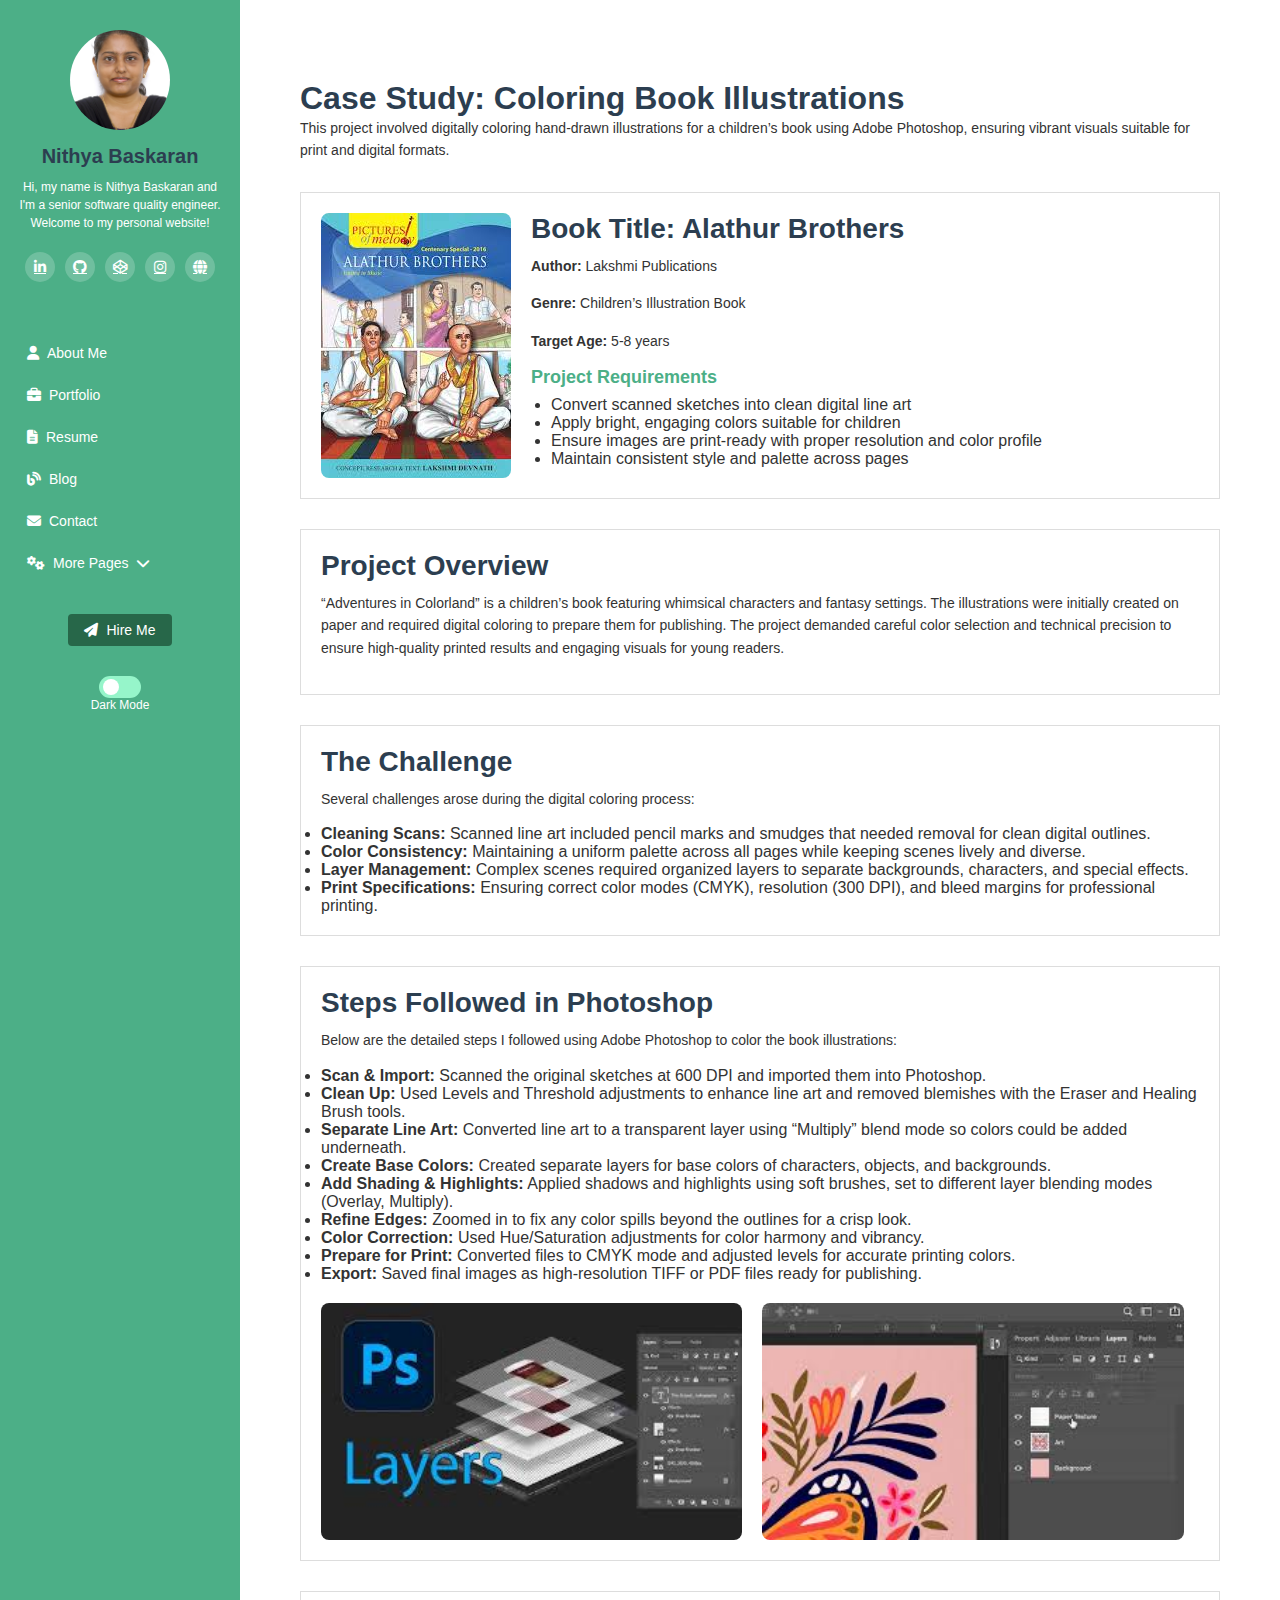
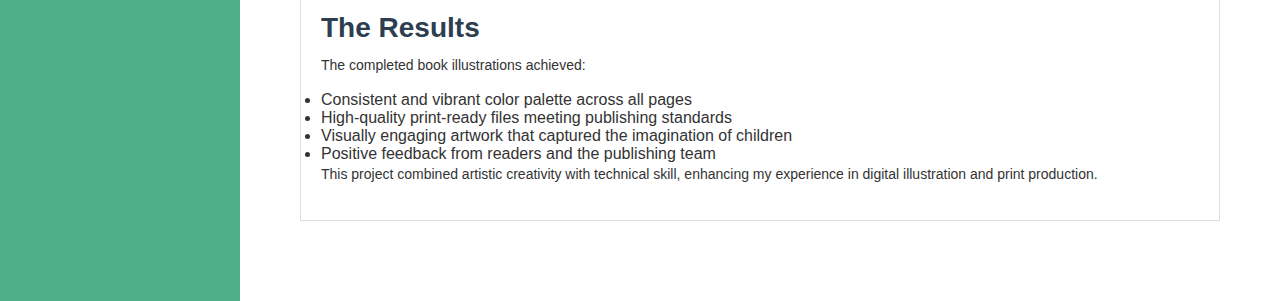
<file: book.html>
<!DOCTYPE html>
<html lang="en">
<head>
  <meta charset="UTF-8" />
  <meta name="viewport" content="width=device-width, initial-scale=1.0" />
  <title>Case Study: Coloring Book Illustrations</title>
  <!-- Font Awesome for icons -->
  <link href="https://cdnjs.cloudflare.com/ajax/libs/font-awesome/6.4.0/css/all.min.css" rel="stylesheet" />
  <style>
        :root {
      --main-color: #4CAF87;
      --background: #ffffff;
      --text-color: #333333;
      --sidebar-bg: #4CAF87;
      --sidebar-text: #ffffff;
      --button-bg: #276749;
      --button-text: #ffffff;
      --link-color: #4CAF87;
    }

     body.dark-mode {
      --background: #121212;
      --text-color: #276749;    
      --sidebar-bg: #333333;
      --sidebar-text: #ffffff;
      --button-bg: #ffffff;
      --button-text: #4CAF87;
      --link-color: #80e3bf;
    }

   body.dark-mode h1, h2, p{
    color: #ffffff;
   }

    * {
      box-sizing: border-box;
      margin: 0;
      padding: 0;
      font-family: 'Inter', sans-serif;
    }

    body {
      font-family: 'Inter', sans-serif;
      margin: 0;
      padding: 0;
      background-color: #f8f9fa;
      color: #333;
    }
    .container {
      max-width: 960px;
      margin: 0 auto;
      padding: 40px 20px;
    }
    h1, h2 {
      color: #2c3e50;
    }
    .project-header {
      margin-bottom: 30px;
    }
    .client-info {
      background-color: #fff;
      border: 1px solid #ddd;
      padding: 20px;
      display: flex;
      gap: 20px;
    }
    .client-info img {
      max-width: 250px;
      border-radius: 8px;
    }
    .client-details ul {
      padding-left: 20px;
    }
    section {
      background-color: #fff;
      border: 1px solid #ddd;
      padding: 20px;
      margin-top: 30px;
    }
    .images {
      display: flex;
      gap: 20px;
      margin-top: 20px;
    }
    .images img {
      width: 48%;
      border-radius: 8px;
    }
    body {
      display: flex;
      min-height: 100vh;
      background: var(--background);
      color: var(--text-color);
      transition: all 0.3s ease;
    }

    aside {
      width:
        240px;
      background:
        var(--sidebar-bg);
      color:
        var(--sidebar-text);
      display:
        flex;
      flex-direction:
        column;
      align-items:
        center;
      padding:
        30px 15px;
      flex-shrink:
        0;
    }

    aside img {
      width:
        100px;
      height:
        100px;
      border-radius:
        50%;
      margin-bottom:
        15px;
      object-fit:
        cover;
    }

    aside h1 {
      font-size:
        20px;
      margin-bottom:
        10px;
      text-align:
        center;
    }

    aside p {
      font-size:
        12px;
      text-align:
        center;
      margin-bottom:
        20px;
      line-height:
        1.5;
    }

    .social-icons {
      display:
        flex;
      justify-content:
        center;
      gap:
        10px;
      margin-bottom:
        25px;
      flex-wrap:
        wrap;
    }

    .social-icons a {
      background:
        rgba(255,
          255,
          255,
          0.2);
      color:
        var(--sidebar-text);
      width:
        30px;
      height:
        30px;
      border-radius:
        50%;
      display:
        flex;
      justify-content:
        center;
      align-items:
        center;
      font-size:
        14px;
      transition:
        background 0.3s,
        color 0.3s;
    }

    .social-icons a:hover {
      background:
        #fff;
      color:
        var(--sidebar-bg);
    }

    nav {
      width:
        100%;
      margin-top:
        20px;
    }

    nav ul {
      list-style:
        none;
      padding:
        0;
      margin:
        0;
    }

    nav li {
      margin:
        10px 0;
    }

    nav a {
      color:
        var(--sidebar-text);
      text-decoration:
        none;
      font-size:
        14px;
      display:
        flex;
      align-items:
        center;
      gap:
        8px;
      padding:
        8px 12px;
      border-radius:
        4px;
      transition:
        background 0.3s,
        color 0.3s;
    }

    nav a:hover {
      background:
        rgba(255,
          255,
          255,
          0.2);
      color:
        teal;
      /*
    Changes
    text
    color
    to
    black
    on
    hover
    */
    }

    .hire-btn {
      background: var(--button-bg);
      color:
        var(--button-text);
      border:
        none;
      padding:
        8px 16px;
      font-size:
        14px;
      border-radius:
        4px;
      margin-top:
        25px;
      cursor:
        pointer;
      transition:
        all 0.3s;
      display:
        flex;
      align-items:
        center;
      gap:
        8px;
    }

    .hire-btn:hover {
      background:
        #276749;
    }

    .dark-mode-toggle {
      margin-top:
        30px;
      text-align:
        center;
    }

    .dark-mode-toggle .label-text {
      display:
        block;
      font-size:
        12px;
      margin-bottom:
        5px;
      color:
        var(--sidebar-text);
    }

    /*
    Toggle
    Switch
    Container
    */
    .switch {
      position:
        relative;
      display:
        inline-block;
      width:
        42px;
      height:
        22px;
    }

    /*
    Hide
    default
    checkbox
    */
    .switch input {
      opacity:
        0;
      width:
        0;
      height:
        0;
    }

    /*
    Slider
    (rounded
    pill
    background)
    */
    .slider {
      position:
        absolute;
      cursor:
        pointer;
      background-color:
        #96f5ca;
      border-radius:
        34px;
      top:
        0;
      left:
        0;
      right:
        0;
      bottom:
        0;
      transition:
        0.4s;
    }

    /*
    Round
    knob
    */
    .slider::before {
      position:
        absolute;
      content:
        "";
      height:
        16px;
      width:
        16px;
      left:
        4px;
      bottom:
        3px;
      background-color:
        white;
      border-radius:
        50%;
      transition:
        0.4s;
    }

    /*
    When
    checked
    (dark
    mode
    active)
    */
    .switch input:checked+.slider {
      background-color:
        #4a5568;
      /*
    dark
    gray
    */
    }

    .switch input:checked+.slider::before {
      transform:
        translateX(18px);
      /*
    slide
    the
    knob
    */
    }

    main {
      flex: 1;
      padding: 40px;
      max-width: 100%;
    }

    main h2 {
      font-size: 28px;
      font-weight: 700;
      margin-bottom: 10px;
      text-align: left;
    }

    main h3 {
      font-size: 18px;
      font-weight: 600;
      margin-bottom: 8px;
      color: var(--main-color);
    }

    main p {
      font-size: 14px;
      margin-bottom: 15px;
      color: var(--text-color);
      line-height: 1.6;
    }

    main a {
      color: var(--link-color);
      text-decoration: none;
    }
/* Mobile Responsive */
    @media (max-width: 768px) {
      body {
        flex-direction: column;
      }

      aside {
        width: 100%;
        flex-direction: row;
        justify-content: space-around;
        flex-wrap: wrap;
      }

      nav {
        display: none;
      }

      .dark-mode-toggle {
        margin-top: 10px;
      }
    }
    /* Dropdown styles */
.dropdown {
  position: relative;
}

.dropdown-menu {
  display: none;
  position: absolute;
  left: 0;
  top: 100%;
  background: #4CAF87;
  list-style: none;
  padding: 10px 0;
  margin: 0;
  box-shadow: 0 2px 6px rgba(0,0,0,0.2);
  border-radius: 4px;
  min-width: 180px;
  z-index: 999;
}

.dropdown-menu li a {
  color: #333;
  padding: 10px 20px;
  display: block;
  text-decoration: none;
}

.dropdown-menu li a:hover {
  background: #f5f5f5;
}

.dropdown:hover .dropdown-menu {
  display: block;
}
  </style>
</head>
<body>
  <aside>
    <img src="images/hero-headshot.jpg" alt="Nithya Baskaran">
    <h1>Nithya Baskaran</h1>
    <p>Hi, my name is Nithya Baskaran and I'm a senior software quality engineer. Welcome to my personal website!</p>

    <div class="social-icons">
      <a href="www.linkedin.com/in/nithya-baskaran-55908a324" target="_blank" rel="noopener noreferrer"><i class="fab fa-linkedin-in"></i></a>
      <a href="https://github.com/NithyaRamya" target="_blank" rel="noopener noreferrer"><i class="fab fa-github"></i></a>
      <a href="#"><i class="fab fa-codepen"></i></a>
      <a href="#"><i class="fab fa-instagram"></i></a>
      <a href="#"><i class="fas fa-globe"></i></a>
    </div>

    <nav>
      <ul>
        <li><a href="index.html"><i class="fas fa-user"></i> About Me</a></li>
        <li><a href="portfolio.html"><i class="fas fa-briefcase"></i> Portfolio</a></li>
        <!-- <li><a href="#"><i class="fas fa-wallet"></i> Services & Pricing</a></li> -->
        <li><a href="resume.html"><i class="fas fa-file-alt"></i> Resume</a></li>
        <li><a href="blog.html"><i class="fas fa-blog"></i> Blog</a></li>
        <li><a href="contact.html"><i class="fas fa-envelope"></i> Contact</a></li>
        <li class="dropdown">
          <a href="#"><i class="fas fa-cogs"></i> More Pages <i class="fas fa-chevron-down"></i></a>
          <ul class="dropdown-menu">
            <li><a href="course.html">Course Page</a></li>
            <li><a href="blog.html">Blog Post</a></li>
          </ul>
        </li>
      </ul>
    </nav>

    <a style="text-decoration:none" href="contact.html">
      <button class="hire-btn"><i class="fas fa-paper-plane"></i> Hire Me</button>
    </a>

    <div class="dark-mode-toggle">
      <label class="switch">
        <input type="checkbox" id="darkToggle">
        <span class="slider"></span>
      </label>
      <span class="label-text">Dark Mode</span>
    </div>
  </aside>

  <main>
    <div class="container">
      <div class="project-header">
        <h1>Case Study: Coloring Book Illustrations</h1>
        <p>This project involved digitally coloring hand-drawn illustrations for a children’s book using Adobe Photoshop, ensuring vibrant visuals suitable for print and digital formats.</p>
      </div>

      <div class="client-info">
        <img src="images/alathur.jpg" alt="Book Cover Illustration" />
        <div class="client-details">
          <h2>Book Title: Alathur Brothers</h2>
          <p><strong>Author:</strong> Lakshmi Publications</p>
          <p><strong>Genre:</strong> Children’s Illustration Book</p>
          <p><strong>Target Age:</strong> 5-8 years</p>
          <h3>Project Requirements</h3>
          <ul>
            <li>Convert scanned sketches into clean digital line art</li>
            <li>Apply bright, engaging colors suitable for children</li>
            <li>Ensure images are print-ready with proper resolution and color profile</li>
            <li>Maintain consistent style and palette across pages</li>
          </ul>
        </div>
      </div>

      <section>
        <h2>Project Overview</h2>
        <p>
          “Adventures in Colorland” is a children’s book featuring whimsical characters and fantasy settings. The illustrations were initially created on paper and required digital coloring to prepare them for publishing. The project demanded careful color selection and technical precision to ensure high-quality printed results and engaging visuals for young readers.
        </p>
      </section>

      <section>
        <h2>The Challenge</h2>
        <p>
          Several challenges arose during the digital coloring process:
        </p>
        <ul>
          <li><strong>Cleaning Scans:</strong> Scanned line art included pencil marks and smudges that needed removal for clean digital outlines.</li>
          <li><strong>Color Consistency:</strong> Maintaining a uniform palette across all pages while keeping scenes lively and diverse.</li>
          <li><strong>Layer Management:</strong> Complex scenes required organized layers to separate backgrounds, characters, and special effects.</li>
          <li><strong>Print Specifications:</strong> Ensuring correct color modes (CMYK), resolution (300 DPI), and bleed margins for professional printing.</li>
        </ul>
      </section>

      <section>
        <h2>Steps Followed in Photoshop</h2>
        <p>
          Below are the detailed steps I followed using Adobe Photoshop to color the book illustrations:
        </p>
        <ul>
          <li><strong>Scan & Import:</strong> Scanned the original sketches at 600 DPI and imported them into Photoshop.</li>
          <li><strong>Clean Up:</strong> Used Levels and Threshold adjustments to enhance line art and removed blemishes with the Eraser and Healing Brush tools.</li>
          <li><strong>Separate Line Art:</strong> Converted line art to a transparent layer using “Multiply” blend mode so colors could be added underneath.</li>
          <li><strong>Create Base Colors:</strong> Created separate layers for base colors of characters, objects, and backgrounds.</li>
          <li><strong>Add Shading & Highlights:</strong> Applied shadows and highlights using soft brushes, set to different layer blending modes (Overlay, Multiply).</li>
          <li><strong>Refine Edges:</strong> Zoomed in to fix any color spills beyond the outlines for a crisp look.</li>
          <li><strong>Color Correction:</strong> Used Hue/Saturation adjustments for color harmony and vibrancy.</li>
          <li><strong>Prepare for Print:</strong> Converted files to CMYK mode and adjusted levels for accurate printing colors.</li>
          <li><strong>Export:</strong> Saved final images as high-resolution TIFF or PDF files ready for publishing.</li>
        </ul>
        <div class="images">
          <img src="images/adobe.jpg" alt="Photoshop Layers Screenshot">
          <img src="images/photoshop.jpg" alt="Colored Illustration Sample">
        </div>
      </section>

      <section>
        <h2>The Results</h2>
        <p>
          The completed book illustrations achieved:
        </p>
        <ul>
          <li>Consistent and vibrant color palette across all pages</li>
          <li>High-quality print-ready files meeting publishing standards</li>
          <li>Visually engaging artwork that captured the imagination of children</li>
          <li>Positive feedback from readers and the publishing team</li>
        </ul>
        <p>
          This project combined artistic creativity with technical skill, enhancing my experience in digital illustration and print production.
        </p>
      </section>
    </div>
  </main>

  <script src="script.js"></script>
</body>
</html>
</file>
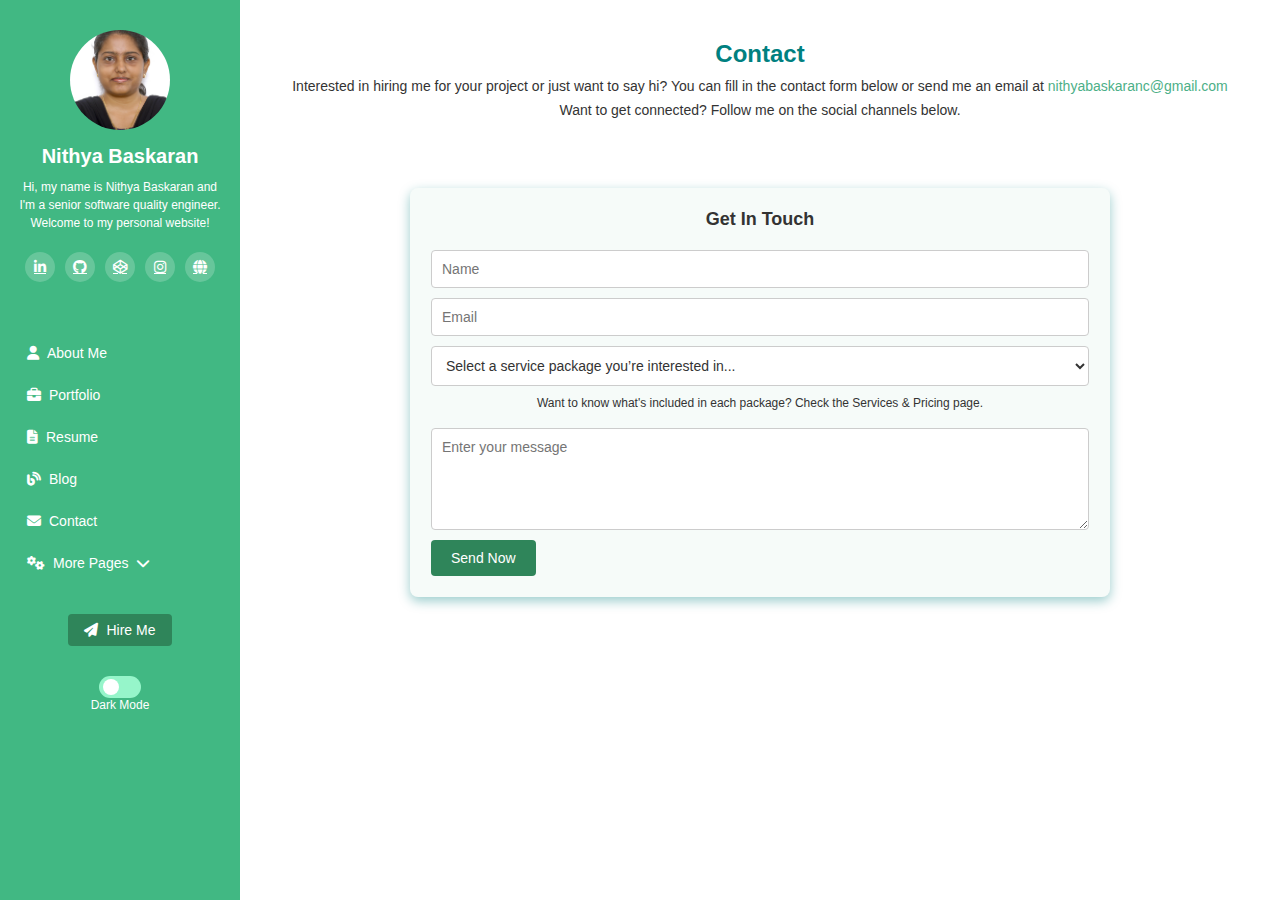
<file: contact.html>
<!DOCTYPE html>
<html lang="en">

<head>
  <meta charset="UTF-8" />
  <meta name="viewport" content="width=device-width, initial-scale=1.0" />
  <title>Contact - Nithya Baskaran</title>

  <!-- Font Awesome for icons -->
  <link href="https://cdnjs.cloudflare.com/ajax/libs/font-awesome/6.4.0/css/all.min.css" rel="stylesheet" />

  <style>
    <!-- :root {
    --main-color: #4CAF87;
    --background: #ffffff;
    --text-color: #333333;
    --sidebar-bg: #4CAF87;
    --sidebar-text: #ffffff;
    --button-bg: #4CAF87;
    --button-text: #ffffff;
    --link-color: #4CAF87;
    }


    * {
      box-sizing: border-box;
      margin: 0;
      padding: 0;
      font-family: 'Inter', sans-serif;
    }

    body {
      display: flex;
      min-height: 100vh;
      background: var(--background);
      color: var(--text-color);
      transition: all 0.3s ease;
    }

    :root {
      --background: #ffffff;
      --text-color: #333;
      --sidebar-bg: #41b883;
      --sidebar-text: #ffffff;
      --button-bg: #2f855a;
      --button-text: #ffffff;
    }

    body.dark-mode {
      --background: #1a202c;
      --text-color: #e2e8f0;
      --sidebar-bg: #2d3748;
      --sidebar-text: #e2e8f0;
      --button-bg: #4a5568;
      --button-text: #ffffff;
    }

    :root {
      --sidebar-bg: #41b883;
      /* teal green */
      --sidebar-text: #fff;
      --button-bg: #2f855a;
      --button-text: #fff;
    }
    -->
    aside
    {
    width:
    240px;
    background:
    var(--sidebar-bg);
    color:
    var(--sidebar-text);
    display:
    flex;
    flex-direction:
    column;
    align-items:
    center;
    padding:
    30px
    15px;
    flex-shrink:
    0;
    }
    aside
    img
    {
    width:
    100px;
    height:
    100px;
    border-radius:
    50%;
    margin-bottom:
    15px;
    object-fit:
    cover;
    }
    aside
    h1
    {
    font-size:
    20px;
    margin-bottom:
    10px;
    text-align:
    center;
    }
    aside
    p
    {
    font-size:
    12px;
    text-align:
    center;
    margin-bottom:
    20px;
    line-height:
    1.5;
    }
    .social-icons
    {
    display:
    flex;
    justify-content:
    center;
    gap:
    10px;
    margin-bottom:
    25px;
    flex-wrap:
    wrap;
    }
    .social-icons
    a
    {
    background:
    rgba(255,
    255,
    255,
    0.2);
    color:
    var(--sidebar-text);
    width:
    30px;
    height:
    30px;
    border-radius:
    50%;
    display:
    flex;
    justify-content:
    center;
    align-items:
    center;
    font-size:
    14px;
    transition:
    background
    0.3s,
    color
    0.3s;
    }
    .social-icons
    a:hover
    {
    background:
    #fff;
    color:
    var(--sidebar-bg);
    }
    nav
    {
    width:
    100%;
    margin-top:
    20px;
    }
    nav
    ul
    {
    list-style:
    none;
    padding:
    0;
    margin:
    0;
    }
    nav
    li
    {
    margin:
    10px
    0;
    }
    nav
    a
    {
    color:
    var(--sidebar-text);
    text-decoration:
    none;
    font-size:
    14px;
    display:
    flex;
    align-items:
    center;
    gap:
    8px;
    padding:
    8px
    12px;
    border-radius:
    4px;
    transition:
    background
    0.3s,
    color
    0.3s;
    }
    nav
    a:hover
    {
    background:
    rgba(255,
    255,
    255,
    0.2);
    color:
    teal;
    /*
    Changes
    text
    color
    to
    black
    on
    hover
    */
    }
    .hire-btn
    {
    background:
    var(--button-bg);
    color:
    var(--button-text);
    border:
    none;
    padding:
    8px
    16px;
    font-size:
    14px;
    border-radius:
    4px;
    margin-top:
    25px;
    cursor:
    pointer;
    transition:
    all
    0.3s;
    display:
    flex;
    align-items:
    center;
    gap:
    8px;
    }
    .hire-btn:hover
    {
    background:
    #276749;
    }
    .dark-mode-toggle
    {
    margin-top:
    30px;
    text-align:
    center;
    }
    .dark-mode-toggle
    .label-text
    {
    display:
    block;
    font-size:
    12px;
    margin-bottom:
    5px;
    color:
    var(--sidebar-text);
    }
    /*
    Toggle
    Switch
    Container
    */
    .switch
    {
    position:
    relative;
    display:
    inline-block;
    width:
    42px;
    height:
    22px;
    }
    /*
    Hide
    default
    checkbox
    */
    .switch
    input
    {
    opacity:
    0;
    width:
    0;
    height:
    0;
    }
    /*
    Slider
    (rounded
    pill
    background)
    */
    .slider
    {
    position:
    absolute;
    cursor:
    pointer;
    background-color:
    #96f5ca;
    border-radius:
    34px;
    top:
    0;
    left:
    0;
    right:
    0;
    bottom:
    0;
    transition:
    0.4s;
    }
    /*
    Round
    knob
    */
    .slider::before
    {
    position:
    absolute;
    content:
    "";
    height:
    16px;
    width:
    16px;
    left:
    4px;
    bottom:
    3px;
    background-color:
    white;
    border-radius:
    50%;
    transition:
    0.4s;
    }
    /*
    When
    checked
    (dark
    mode
    active)
    */
    .switch
    input:checked+.slider
    {
    background-color:
    #4a5568;
    /*
    dark
    gray
    */
    }
    .switch
    input:checked+.slider::before
    {
    transform:
    translateX(18px);
    /*
    slide
    the
    knob
    */
    }
    main
    {
    flex:
    1;
    padding:
    40px;
    max-width:
    100%;
    }
    main
    h2
    {
    font-size:
    24px;
    font-weight:
    600;
    margin-bottom:
    10px;
    text-align:
    center;
    color:#008080;
    }
    main
    p
    {
    font-size:
    14px;
    text-align:
    center;
    margin-bottom:
    8px;
    color:
    var(--text-color);
    }
    main
    a
    {
    color:
    var(--link-color);
    text-decoration:
    none;
    }
    .contact-form
    {
      border: 1px solid transparent;
  border-radius: 8px;
  padding: 10px;
  transition: border-color 0.3s ease;
  box-shadow: 0 4px 12px rgba(0, 128, 128, 0.4);
    max-width:
    700px;
    margin:
    30px
    auto
    0;
    background:
    rgba(76,
    175,
    135,
    0.05);
    padding:
    20px;
    border-radius:
    8px;
    }
    .contact-form
    h3
    {
    font-size:
    18px;
    font-weight:
    600;
    margin-bottom:
    20px;
    text-align:
    center;
    }
    .contact-form
    form
    {
    display:
    grid;
    gap:
    10px;
    }
    .contact-form
    input,
    .contact-form
    select,
    .contact-form
    textarea
    {
    width:
    100%;
    padding:
    10px;
    font-size:
    14px;
    border:
    1px
    solid
    #ccc;
    border-radius:
    4px;
    background:
    var(--background);
    color:
    var(--text-color);
    }
    .contact-form
    .small-note
    {
    font-size:
    12px;
    color:
    var(--text-color);
    }
    .contact-form
    button
    {
    background:
    var(--button-bg);
    color:
    var(--button-text);
    padding:
    10px
    20px;
    font-size:
    14px;
    border:
    none;
    border-radius:
    4px;
    cursor:
    pointer;
    width:
    fit-content;
    justify-self:
    start;
    transition:
    all
    0.3s;
    }
    .contact-form
    button:hover
    {
    opacity:
    0.8;
    }
    footer
    {
    text-align:
    center;
    margin-top:
    40px;
    font-size:
    12px;
    color:
    var(--link-color);
    }
    /*
    Mobile
    Responsive
    */
    @media
    (max-width:
    768px)
    {
    body
    {
    flex-direction:
    column;
    }
    aside
    {
    width:
    100%;
    flex-direction:
    row;
    justify-content:
    space-around;
    flex-wrap:
    wrap;
    }
    nav
    {
    display:
    none;
    }
    .dark-mode-toggle
    {
    margin-top:
    10px;
    }
    }
    .resume-footer
    {
    text-align:
    center;
    margin-top:
    40px;
    font-size:
    12px;
    color:
    #008080;
    }
    /* Dropdown styles */
.dropdown {
  position: relative;
}

.dropdown-menu {
  display: none;
  position: absolute;
  left: 0;
  top: 100%;
  background: #4CAF87;
  list-style: none;
  padding: 10px 0;
  margin: 0;
  box-shadow: 0 2px 6px rgba(0,0,0,0.2);
  border-radius: 4px;
  min-width: 180px;
  z-index: 999;
}

.dropdown-menu li a {
  color: #333;
  padding: 10px 20px;
  display: block;
  text-decoration: none;
}

.dropdown-menu li a:hover {
  background: #f5f5f5;
}

.dropdown:hover .dropdown-menu {
  display: block;
}
  </style>
</head>

<body>
  <aside>
    <img src="images/hero-headshot.jpg" alt="Nithya Baskaran">
    <h1>Nithya Baskaran</h1>
    <p>Hi, my name is Nithya Baskaran and I'm a senior software quality engineer. Welcome to my personal website!</p>

    <div class="social-icons">
      <a href="#"><i class="fab fa-linkedin-in"></i></a>
      <a href="#"><i class="fab fa-github"></i></a>
      <a href="#"><i class="fab fa-codepen"></i></a>
      <a href="#"><i class="fab fa-instagram"></i></a>
      <a href="#"><i class="fas fa-globe"></i></a>
    </div>

    <nav>
      <ul>
        <li><a href="index.html"><i class="fas fa-user"></i> About Me</a></li>
        <li><a href="portfolio.html"><i class="fas fa-briefcase"></i> Portfolio</a></li>
        <!-- <li><a href="#"><i class="fas fa-wallet"></i> Services & Pricing</a></li> -->
        <li><a href="resume.html"><i class="fas fa-file-alt"></i> Resume</a></li>
        <li><a href="blog.html"><i class="fas fa-blog"></i> Blog</a></li>
        <li><a href="contact.html"><i class="fas fa-envelope"></i> Contact</a></li>
        <li class="dropdown">
  <a href="#"><i class="fas fa-cogs"></i> More Pages <i class="fas fa-chevron-down"></i></a>
  <ul class="dropdown-menu">
    <li><a href="course.html">Course Page</a></li>
    <li><a href="blog.html">Blog Post</a></li>
  </ul>
</li> 
      </ul>
    </nav>

    <button a href="contact.html" class="hire-btn"><i class="fas fa-paper-plane"></i> Hire Me</button>

    <div class="dark-mode-toggle">
      <label class="switch">
        <input type="checkbox" id="darkToggle">
        <span class="slider"></span>
      </label>
      <span class="label-text">Dark Mode</span>
    </div>


    </div>
  </aside>

  <main>
    <h2>Contact</h2>
    <p>Interested in hiring me for your project or just want to say hi? You can fill in the contact form below or send
      me an email at <a href="mailto:simon.doe@yourwebsite.com">nithyabaskaranc@gmail.com</a></p>
    <p>Want to get connected? Follow me on the social channels below.</p>
    <div class="social-icons" style="justify-content: center; margin: 10px 0;">
    <a href="www.linkedin.com/in/nithya-baskaran-55908a324" target="_blank" rel="noopener noreferrer"><i class="fab fa-linkedin-in"></i></a>
      <a href="https://github.com/NithyaRamya" target="_blank" rel="noopener noreferrer"><i class="fab fa-github"></i></a>
      <a href="#"><i class="fab fa-codepen"></i></a>
      <a href="#"><i class="fab fa-instagram"></i></a>
      <a href="#"><i class="fas fa-globe"></i></a>
    </div>
    <div class="contact-form">
      <h3>Get In Touch</h3>
      <form id="contactForm">
        <div style="display: flex; gap: 10px; flex-wrap: wrap;">
          <input type="text" name="name" placeholder="Name" required />
          <input type="email" name="email" placeholder="Email" required />
        </div>
        <select name="service">
          <option value="">Select a service package you’re interested in...</option>
          <option>Web Development</option>
          <option>Testing</option>
          <option>Resin Art</option>
        </select>
        <p class="small-note">Want to know what's included in each package? Check the Services & Pricing page.</p>
        <textarea rows="5" name="message" placeholder="Enter your message" required></textarea>
        <button type="submit">Send Now</button>
      </form>
    </div>

  </main>
  <script src="script.js"></script>
  <script>


    // Contact form handler
    document.getElementById("contactForm").addEventListener("submit", function (e) {
      e.preventDefault();

      // Collect data
      const data = new FormData(this);
      const values = Object.fromEntries(data.entries());
      console.log("Form data submitted:", values);

      alert("Form submitted successfully!\n\nCheck console for data.");

      // Reset form
      this.reset();
    });
  </script>
</body>

</html>
</file>
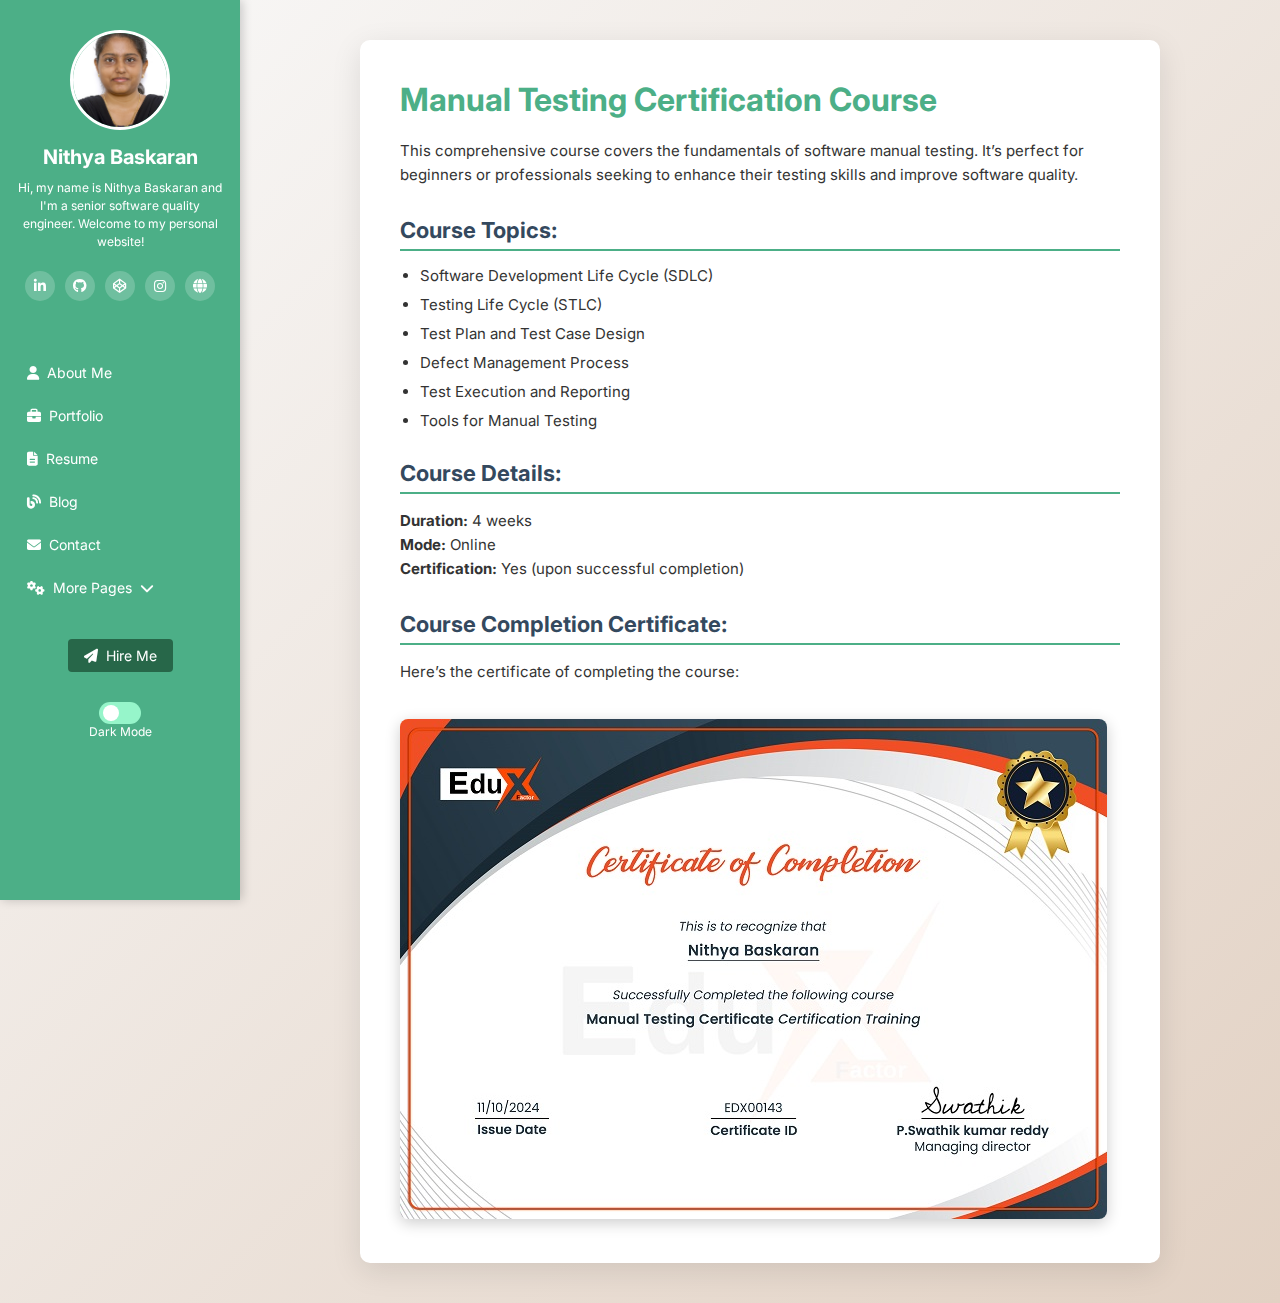
<file: course.html>
<!DOCTYPE html>
<html lang="en">
<head>
  <meta charset="UTF-8" />
  <meta name="viewport" content="width=device-width, initial-scale=1.0"/>
  <title>Manual Testing Certification Course</title>
  <link href="https://fonts.googleapis.com/css2?family=Inter:wght@400;600;700&display=swap" rel="stylesheet">
  <link href="https://cdnjs.cloudflare.com/ajax/libs/font-awesome/6.4.0/css/all.min.css" rel="stylesheet" />
  <style>
    :root {
      --main-color: #4CAF87;
      --background: linear-gradient(135deg, #f9f9f9, #e2d1c3);
      --text-color: #333;
      --sidebar-bg: #4CAF87;
      --sidebar-text: #ffffff;
      --button-bg: #276749;
      --button-text: #ffffff;
      --link-color: #4CAF87;
      --card-bg: #ffffff;
      --card-shadow: rgba(0, 0, 0, 0.1);
    }

    body.dark-mode {
      --background: #121212;
      --text-color: #f5f5f5;
      --sidebar-bg: #333;
      --sidebar-text: #ffffff;
      --button-bg: #ffffff;
      --button-text: #4CAF87;
      --link-color: #80e3bf;
      --card-bg: #1e1e1e;
      --card-shadow: rgba(0, 0, 0, 0.4);
    }

    * {
      box-sizing: border-box;
      margin: 0;
      padding: 0;
      font-family: 'Inter', sans-serif;
    }

    body {
      display: flex;
      min-height: 100vh;
      background: var(--background);
      color: var(--text-color);
      transition: all 0.4s ease;
    }

    aside {
      width: 240px;
      background: var(--sidebar-bg);
      color: var(--sidebar-text);
      display: flex;
      flex-direction: column;
      align-items: center;
      padding: 30px 15px;
      flex-shrink: 0;
      box-shadow: 2px 0 10px rgba(0,0,0,0.2);
      position: sticky;
      top: 0;
      height: 100vh;
    }

    aside img {
      width: 100px;
      height: 100px;
      border-radius: 50%;
      object-fit: cover;
      margin-bottom: 15px;
      border: 3px solid var(--button-text);
    }

    aside h1 {
      font-size: 20px;
      margin-bottom: 10px;
      text-align: center;
    }

    aside p {
      font-size: 13px;
      text-align: center;
      margin-bottom: 20px;
      line-height: 1.4;
    }

    .social-icons {
      display: flex;
      gap: 10px;
      margin-bottom: 25px;
      flex-wrap: wrap;
      justify-content: center;
    }

    .social-icons a {
      background: rgba(255, 255, 255, 0.2);
      color: var(--sidebar-text);
      width: 30px;
      height: 30px;
      border-radius: 50%;
      display: flex;
      justify-content: center;
      align-items: center;
      font-size: 14px;
      transition: all 0.3s;
    }

    .social-icons a:hover {
      background: #fff;
      color: var(--sidebar-bg);
      transform: scale(1.2);
    }

    nav ul {
      list-style: none;
      padding: 0;
      margin: 0;
      width: 100%;
    }

    nav li {
      margin: 10px 0;
    }

    nav a {
      color: var(--sidebar-text);
      text-decoration: none;
      font-size: 14px;
      display: flex;
      align-items: center;
      gap: 8px;
      padding: 8px 12px;
      border-radius: 4px;
      transition: 0.3s;
    }

    nav a:hover {
      background: rgba(255, 255, 255, 0.2);
      color: #fff;
    }

    .hire-btn {
      background: var(--button-bg);
      color: var(--button-text);
      border: none;
      padding: 10px 16px;
      font-size: 14px;
      border-radius: 4px;
      margin-top: 20px;
      cursor: pointer;
      transition: all 0.3s;
      display: flex;
      align-items: center;
      gap: 8px;
      text-decoration: none;
    }

    .hire-btn:hover {
      background: #1d4e39;
      transform: translateY(-2px);
    }

    .dark-mode-toggle {
      margin-top: 30px;
      text-align: center;
    }

    .dark-mode-toggle .label-text {
      font-size: 12px;
      margin-bottom: 5px;
      display: block;
      color: var(--sidebar-text);
    }

    .switch {
      position: relative;
      display: inline-block;
      width: 42px;
      height: 22px;
    }

    .switch input {
      opacity: 0;
      width: 0;
      height: 0;
    }

    .slider {
      position: absolute;
      cursor: pointer;
      top: 0;
      left: 0;
      right: 0;
      bottom: 0;
      background-color: #96f5ca;
      transition: 0.4s;
      border-radius: 34px;
    }

    .slider::before {
      position: absolute;
      content: "";
      height: 16px;
      width: 16px;
      left: 4px;
      bottom: 3px;
      background-color: white;
      border-radius: 50%;
      transition: 0.4s;
    }

    .switch input:checked + .slider {
      background-color: #4a5568;
    }

    .switch input:checked + .slider::before {
      transform: translateX(18px);
    }

    main {
      flex: 1;
      display: flex;
      justify-content: center;
      align-items: start;
      padding: 40px;
      animation: fadeIn 1s ease forwards;
    }

    @keyframes fadeIn {
      from {
        opacity: 0;
        transform: translateY(30px);
      }
      to {
        opacity: 1;
        transform: translateY(0);
      }
    }

    .container {
      background: var(--card-bg);
      padding: 40px;
      border-radius: 10px;
      max-width: 800px;
      box-shadow: 0 8px 30px var(--card-shadow);
    }

    .container h1 {
      color: var(--main-color);
      margin-bottom: 20px;
      font-size: 32px;
    }

    .container h2 {
      color: #34495e;
      margin-top: 30px;
      font-size: 22px;
      border-bottom: 2px solid var(--main-color);
      padding-bottom: 6px;
      margin-bottom: 15px;
    }

    .container p {
      line-height: 1.6;
      margin-bottom: 15px;
      font-size: 15px;
      color: var(--text-color);
    }

    .container ul {
      list-style: disc;
      padding-left: 20px;
      margin-bottom: 20px;
      color: var(--text-color);
    }

    .container li {
      margin-bottom: 10px;
      font-size: 15px;
    }

    .container img.certificate {
      max-width: 100%;
      margin-top: 20px;
      border-radius: 8px;
      box-shadow: 0 4px 15px rgba(0, 0, 0, 0.2);
      transition: transform 0.3s;
    }

    .container img.certificate:hover {
      transform: scale(1.05);
    }

    a {
      color: var(--link-color);
      text-decoration: none;
    }

    a:hover {
      text-decoration: underline;
    }aside {
      width:
        240px;
      background:
        var(--sidebar-bg);
      color:
        var(--sidebar-text);
      display:
        flex;
      flex-direction:
        column;
      align-items:
        center;
      padding:
        30px 15px;
      flex-shrink:
        0;
    }

    aside img {
      width:
        100px;
      height:
        100px;
      border-radius:
        50%;
      margin-bottom:
        15px;
      object-fit:
        cover;
    }

    aside h1 {
      font-size:
        20px;
      margin-bottom:
        10px;
      text-align:
        center;
    }

    aside p {
      font-size:
        12px;
      text-align:
        center;
      margin-bottom:
        20px;
      line-height:
        1.5;
    }

    .social-icons {
      display:
        flex;
      justify-content:
        center;
      gap:
        10px;
      margin-bottom:
        25px;
      flex-wrap:
        wrap;
    }

    .social-icons a {
      background:
        rgba(255,
          255,
          255,
          0.2);
      color:
        var(--sidebar-text);
      width:
        30px;
      height:
        30px;
      border-radius:
        50%;
      display:
        flex;
      justify-content:
        center;
      align-items:
        center;
      font-size:
        14px;
      transition:
        background 0.3s,
        color 0.3s;
    }

    .social-icons a:hover {
      background:
        #fff;
      color:
        var(--sidebar-bg);
    }

    nav {
      width:
        100%;
      margin-top:
        20px;
    }

    nav ul {
      list-style:
        none;
      padding:
        0;
      margin:
        0;
    }

    nav li {
      margin:
        10px 0;
    }

    nav a {
      color:
        var(--sidebar-text);
      text-decoration:
        none;
      font-size:
        14px;
      display:
        flex;
      align-items:
        center;
      gap:
        8px;
      padding:
        8px 12px;
      border-radius:
        4px;
      transition:
        background 0.3s,
        color 0.3s;
    }

    nav a:hover {
      background:
        rgba(255,
          255,
          255,
          0.2);
      color:
        teal;
      /*
    Changes
    text
    color
    to
    black
    on
    hover
    */
    }

    .hire-btn {
      background: var(--button-bg);
      color:
        var(--button-text);
      border:
        none;
      padding:
        8px 16px;
      font-size:
        14px;
      border-radius:
        4px;
      margin-top:
        25px;
      cursor:
        pointer;
      transition:
        all 0.3s;
      display:
        flex;
      align-items:
        center;
      gap:
        8px;
    }

    .hire-btn:hover {
      background:
        #276749;
    }

    .dark-mode-toggle {
      margin-top:
        30px;
      text-align:
        center;
    }

    .dark-mode-toggle .label-text {
      display:
        block;
      font-size:
        12px;
      margin-bottom:
        5px;
      color:
        var(--sidebar-text);
    }

    /*
    Toggle
    Switch
    Container
    */
    .switch {
      position:
        relative;
      display:
        inline-block;
      width:
        42px;
      height:
        22px;
    }

    /*
    Hide
    default
    checkbox
    */
    .switch input {
      opacity:
        0;
      width:
        0;
      height:
        0;
    }

    /*
    Slider
    (rounded
    pill
    background)
    */
    .slider {
      position:
        absolute;
      cursor:
        pointer;
      background-color:
        #96f5ca;
      border-radius:
        34px;
      top:
        0;
      left:
        0;
      right:
        0;
      bottom:
        0;
      transition:
        0.4s;
    }

    /*
    Round
    knob
    */
    .slider::before {
      position:
        absolute;
      content:
        "";
      height:
        16px;
      width:
        16px;
      left:
        4px;
      bottom:
        3px;
      background-color:
        white;
      border-radius:
        50%;
      transition:
        0.4s;
    }

    /*
    When
    checked
    (dark
    mode
    active)
    */
    .switch input:checked+.slider {
      background-color:
        #4a5568;
      /*
    dark
    gray
    */
    }

    .switch input:checked+.slider::before {
      transform:
        translateX(18px);
      /*
    slide
    the
    knob
    */
    }
/* Dropdown styles */
.dropdown {
  position: relative;
}

.dropdown-menu {
  display: none;
  position: absolute;
  left: 0;
  top: 100%;
  background: #4CAF87;
  list-style: none;
  padding: 10px 0;
  margin: 0;
  box-shadow: 0 2px 6px rgba(0,0,0,0.2);
  border-radius: 4px;
  min-width: 180px;
  z-index: 999;
}

.dropdown-menu li a {
  color: #333;
  padding: 10px 20px;
  display: block;
  text-decoration: none;
}

.dropdown-menu li a:hover {
  background: #f5f5f5;
}

.dropdown:hover .dropdown-menu {
  display: block;
}
  </style>
</head>
<body>
  <aside>
    <img src="images/hero-headshot.jpg" alt="Nithya Baskaran">
    <h1>Nithya Baskaran</h1>
    <p>Hi, my name is Nithya Baskaran and I'm a senior software quality engineer. Welcome to my personal website!</p>

    <div class="social-icons">
      <a href="https://linkedin.com/in/nithya-baskaran-55908a324" target="_blank"><i class="fab fa-linkedin-in"></i></a>
      <a href="https://github.com/NithyaRamya" target="_blank"><i class="fab fa-github"></i></a>
      <a href="#"><i class="fab fa-codepen"></i></a>
      <a href="#"><i class="fab fa-instagram"></i></a>
      <a href="#"><i class="fas fa-globe"></i></a>
    </div>

    <nav>
      <ul>
        <li><a href="index.html"><i class="fas fa-user"></i> About Me</a></li>
        <li><a href="#portfolio"><i class="fas fa-briefcase"></i> Portfolio</a></li>
        <!-- <li><a href="#services"><i class="fas fa-wallet"></i> Services & Pricing</a></li> -->
        <li><a href="resume.html"><i class="fas fa-file-alt"></i> Resume</a></li>
        <li><a href="#blog"><i class="fas fa-blog"></i> Blog</a></li>
        <li><a href="contact.html"><i class="fas fa-envelope"></i> Contact</a></li>
        <li class="dropdown">
          <a href="#"><i class="fas fa-cogs"></i> More Pages <i class="fas fa-chevron-down"></i></a>
          <ul class="dropdown-menu">
            <li><a href="course.html">Course Page</a></li>
            <li><a href="blog.html">Blog Post</a></li>
          </ul>
        </li>
      </ul>
    </nav>

    <a href="contact.html" class="hire-btn"><i class="fas fa-paper-plane"></i> Hire Me</a>

    <div class="dark-mode-toggle">
      <label class="switch">
        <input type="checkbox" id="darkToggle">
        <span class="slider"></span>
      </label>
      <span class="label-text">Dark Mode</span>
    </div>
  </aside>

  <main>
    <div class="container">
      <h1>Manual Testing Certification Course</h1>
      <p>
        This comprehensive course covers the fundamentals of software manual testing. It’s perfect for beginners or professionals seeking to enhance their testing skills and improve software quality.
      </p>
      <h2>Course Topics:</h2>
      <ul>
        <li>Software Development Life Cycle (SDLC)</li>
        <li>Testing Life Cycle (STLC)</li>
        <li>Test Plan and Test Case Design</li>
        <li>Defect Management Process</li>
        <li>Test Execution and Reporting</li>
        <li>Tools for Manual Testing</li>
      </ul>

      <h2>Course Details:</h2>
      <p>
        <strong>Duration:</strong> 4 weeks<br>
        <strong>Mode:</strong> Online<br>
        <strong>Certification:</strong> Yes (upon successful completion)
      </p>

      <h2>Course Completion Certificate:</h2>
      <p>Here’s the certificate of completing the course:</p>
      <img src="images/Completioncertificate.jpg" alt="Certificate Sample" class="certificate" />
    </div>
  </main>

  <script>
    document.getElementById('darkToggle').addEventListener('change', function () {
      document.body.classList.toggle('dark-mode', this.checked);
    });
  </script>
</body>
</html>
</file>
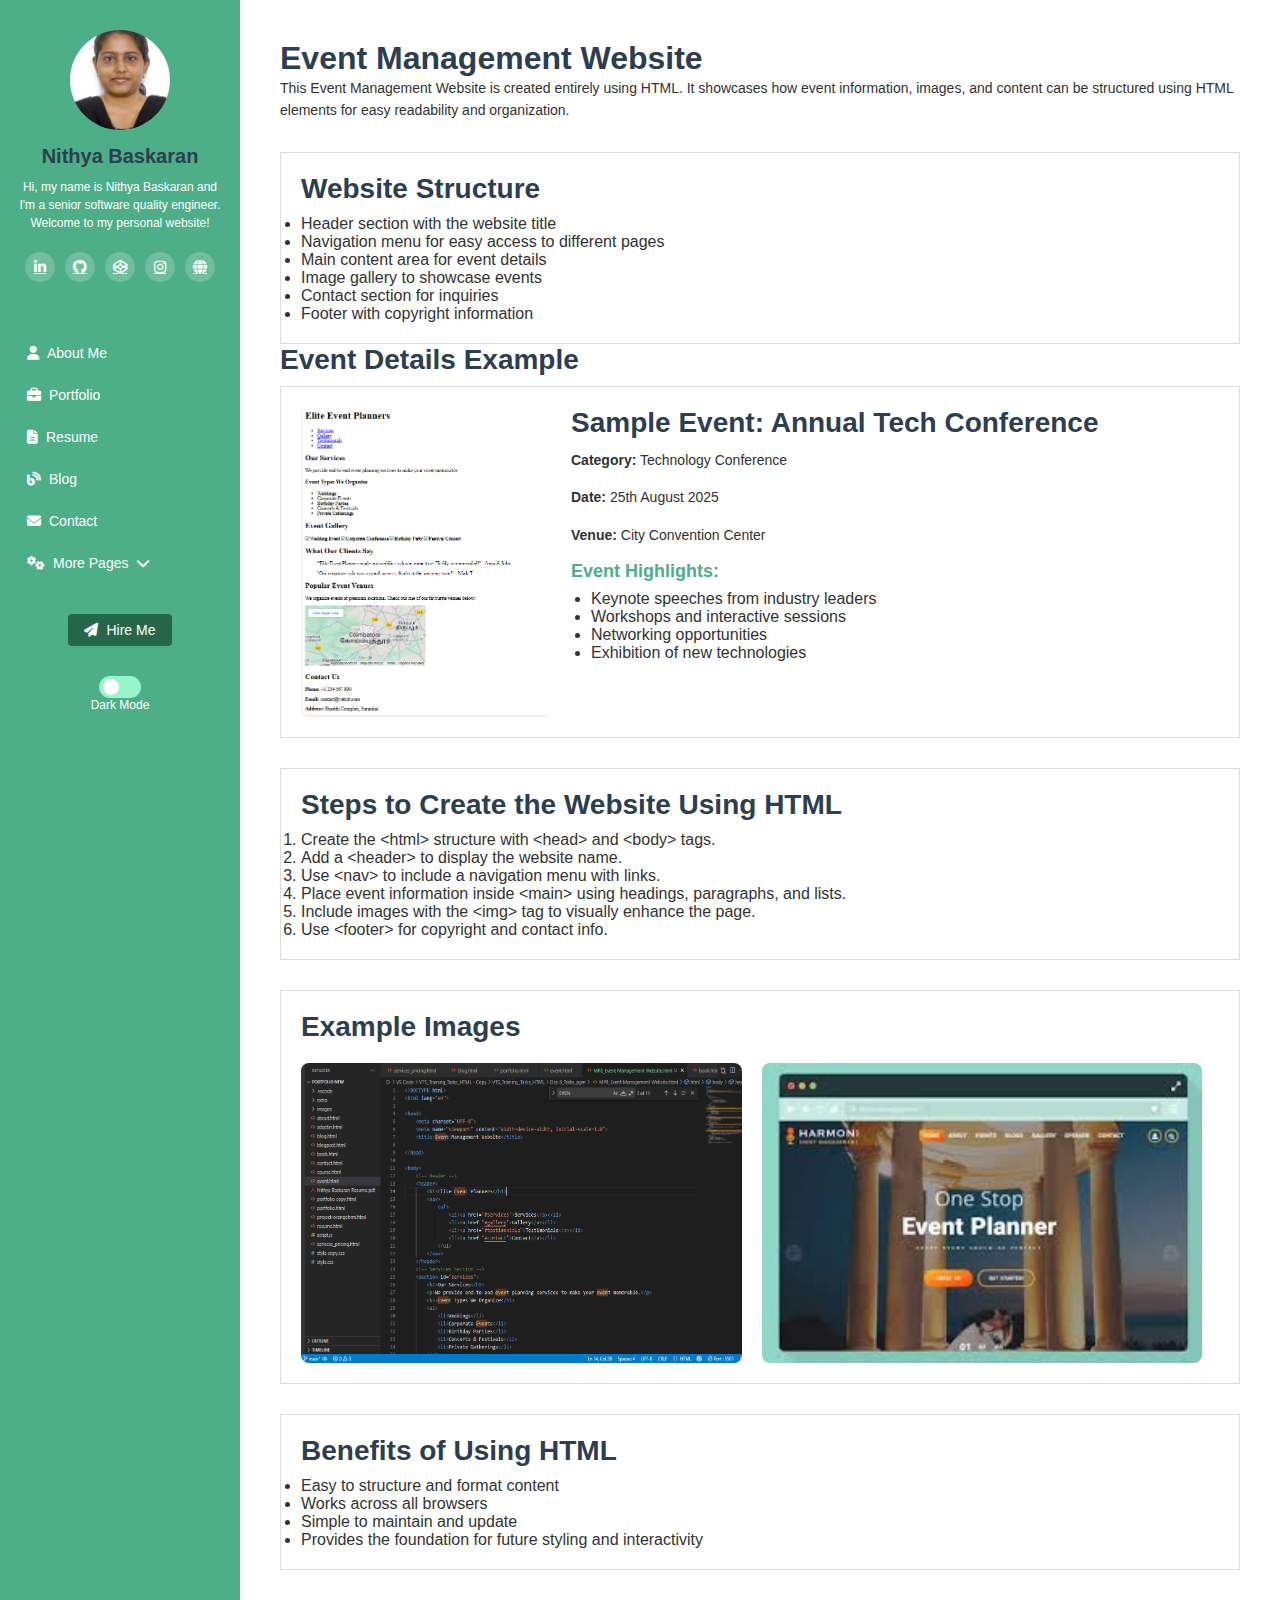
<file: event.html>
<!DOCTYPE html>
<html lang="en">
<head>
  <meta charset="UTF-8" />
  <meta name="viewport" content="width=device-width, initial-scale=1.0" />
  <title>Case Study: Event Management System</title>
  <link href="https://cdnjs.cloudflare.com/ajax/libs/font-awesome/6.4.0/css/all.min.css" rel="stylesheet" />
  <link rel="stylesheet" href="style.css" />
    <style>
        :root {
      --main-color: #4CAF87;
      --background: #ffffff;
      --text-color: #333333;
      --sidebar-bg: #4CAF87;
      --sidebar-text: #ffffff;
      --button-bg: #276749;
      --button-text: #ffffff;
      --link-color: #4CAF87;
    }

     body.dark-mode {
      --background: #121212;
      --text-color: #276749;    
      --sidebar-bg: #333333;
      --sidebar-text: #ffffff;
      --button-bg: #ffffff;
      --button-text: #4CAF87;
      --link-color: #80e3bf;
    }

   body.dark-mode h1, h2, p{
    color: #ffffff;
   }

    * {
      box-sizing: border-box;
      margin: 0;
      padding: 0;
      font-family: 'Inter', sans-serif;
    }

    body {
      font-family: 'Inter', sans-serif;
      margin: 0;
      padding: 0;
      background-color: #f8f9fa;
      color: #333;
    }
    .container {
      max-width: 960px;
      margin: 0 auto;
      padding: 40px 20px;
    }
    h1, h2 {
      color: #2c3e50;
    }
    .project-header {
      margin-bottom: 30px;
    }
    .client-info {
      background-color: #fff;
      border: 1px solid #ddd;
      padding: 20px;
      display: flex;
      gap: 20px;
    }
    .client-info img {
      max-width: 250px;
      border-radius: 8px;
    }
    .client-details ul {
      padding-left: 20px;
    }
    section {
      background-color: #fff;
      border: 1px solid #ddd;
      padding: 20px;
      margin-top: 30px;
    }
    .images {
      display: flex;
      gap: 20px;
      margin-top: 20px;
    }
    .images img {
      width: 48%;
      border-radius: 8px;
    }
    body {
      display: flex;
      min-height: 100vh;
      background: var(--background);
      color: var(--text-color);
      transition: all 0.3s ease;
    }

    aside {
      width:
        240px;
      background:
        var(--sidebar-bg);
      color:
        var(--sidebar-text);
      display:
        flex;
      flex-direction:
        column;
      align-items:
        center;
      padding:
        30px 15px;
      flex-shrink:
        0;
    }

    aside img {
      width:
        100px;
      height:
        100px;
      border-radius:
        50%;
      margin-bottom:
        15px;
      object-fit:
        cover;
    }

    aside h1 {
      font-size:
        20px;
      margin-bottom:
        10px;
      text-align:
        center;
    }

    aside p {
      font-size:
        12px;
      text-align:
        center;
      margin-bottom:
        20px;
      line-height:
        1.5;
    }

    .social-icons {
      display:
        flex;
      justify-content:
        center;
      gap:
        10px;
      margin-bottom:
        25px;
      flex-wrap:
        wrap;
    }

    .social-icons a {
      background:
        rgba(255,
          255,
          255,
          0.2);
      color:
        var(--sidebar-text);
      width:
        30px;
      height:
        30px;
      border-radius:
        50%;
      display:
        flex;
      justify-content:
        center;
      align-items:
        center;
      font-size:
        14px;
      transition:
        background 0.3s,
        color 0.3s;
    }

    .social-icons a:hover {
      background:
        #fff;
      color:
        var(--sidebar-bg);
    }

    nav {
      width:
        100%;
      margin-top:
        20px;
    }

    nav ul {
      list-style:
        none;
      padding:
        0;
      margin:
        0;
    }

    nav li {
      margin:
        10px 0;
    }

    nav a {
      color:
        var(--sidebar-text);
      text-decoration:
        none;
      font-size:
        14px;
      display:
        flex;
      align-items:
        center;
      gap:
        8px;
      padding:
        8px 12px;
      border-radius:
        4px;
      transition:
        background 0.3s,
        color 0.3s;
    }

    nav a:hover {
      background:
        rgba(255,
          255,
          255,
          0.2);
      color:
        teal;
      /*
    Changes
    text
    color
    to
    black
    on
    hover
    */
    }

    .hire-btn {
      background: var(--button-bg);
      color:
        var(--button-text);
      border:
        none;
      padding:
        8px 16px;
      font-size:
        14px;
      border-radius:
        4px;
      margin-top:
        25px;
      cursor:
        pointer;
      transition:
        all 0.3s;
      display:
        flex;
      align-items:
        center;
      gap:
        8px;
    }

    .hire-btn:hover {
      background:
        #276749;
    }

    .dark-mode-toggle {
      margin-top:
        30px;
      text-align:
        center;
    }

    .dark-mode-toggle .label-text {
      display:
        block;
      font-size:
        12px;
      margin-bottom:
        5px;
      color:
        var(--sidebar-text);
    }

    /*
    Toggle
    Switch
    Container
    */
    .switch {
      position:
        relative;
      display:
        inline-block;
      width:
        42px;
      height:
        22px;
    }

    /*
    Hide
    default
    checkbox
    */
    .switch input {
      opacity:
        0;
      width:
        0;
      height:
        0;
    }

    /*
    Slider
    (rounded
    pill
    background)
    */
    .slider {
      position:
        absolute;
      cursor:
        pointer;
      background-color:
        #96f5ca;
      border-radius:
        34px;
      top:
        0;
      left:
        0;
      right:
        0;
      bottom:
        0;
      transition:
        0.4s;
    }

    /*
    Round
    knob
    */
    .slider::before {
      position:
        absolute;
      content:
        "";
      height:
        16px;
      width:
        16px;
      left:
        4px;
      bottom:
        3px;
      background-color:
        white;
      border-radius:
        50%;
      transition:
        0.4s;
    }

    /*
    When
    checked
    (dark
    mode
    active)
    */
    .switch input:checked+.slider {
      background-color:
        #4a5568;
      /*
    dark
    gray
    */
    }

    .switch input:checked+.slider::before {
      transform:
        translateX(18px);
      /*
    slide
    the
    knob
    */
    }

    main {
      flex: 1;
      padding: 40px;
      max-width: 100%;
    }

    main h2 {
      font-size: 28px;
      font-weight: 700;
      margin-bottom: 10px;
      text-align: left;
    }

    main h3 {
      font-size: 18px;
      font-weight: 600;
      margin-bottom: 8px;
      color: var(--main-color);
    }

    main p {
      font-size: 14px;
      margin-bottom: 15px;
      color: var(--text-color);
      line-height: 1.6;
    }

    main a {
      color: var(--link-color);
      text-decoration: none;
    }
/* Mobile Responsive */
    @media (max-width: 768px) {
      body {
        flex-direction: column;
      }

      aside {
        width: 100%;
        flex-direction: row;
        justify-content: space-around;
        flex-wrap: wrap;
      }

      nav {
        display: none;
      }

      .dark-mode-toggle {
        margin-top: 10px;
      }
    }
    /* Dropdown styles */
.dropdown {
  position: relative;
}

.dropdown-menu {
  display: none;
  position: absolute;
  left: 0;
  top: 100%;
  background: #4CAF87;
  list-style: none;
  padding: 10px 0;
  margin: 0;
  box-shadow: 0 2px 6px rgba(0,0,0,0.2);
  border-radius: 4px;
  min-width: 180px;
  z-index: 999;
}

.dropdown-menu li a {
  color: #333;
  padding: 10px 20px;
  display: block;
  text-decoration: none;
}

.dropdown-menu li a:hover {
  background: #f5f5f5;
}

.dropdown:hover .dropdown-menu {
  display: block;
}
  </style>
</head>
<body>
  <aside>
    <img src="images/hero-headshot.jpg" alt="Nithya Baskaran">
    <h1>Nithya Baskaran</h1>
    <p>Hi, my name is Nithya Baskaran and I'm a senior software quality engineer. Welcome to my personal website!</p>

    <div class="social-icons">
      <a href="www.linkedin.com/in/nithya-baskaran-55908a324" target="_blank"><i class="fab fa-linkedin-in"></i></a>
      <a href="https://github.com/NithyaRamya" target="_blank"><i class="fab fa-github"></i></a>
      <a href="#"><i class="fab fa-codepen"></i></a>
      <a href="#"><i class="fab fa-instagram"></i></a>
      <a href="#"><i class="fas fa-globe"></i></a>
    </div>

    <nav>
      <ul>
        <li><a href="index.html"><i class="fas fa-user"></i> About Me</a></li>
        <li><a href="portfolio.html"><i class="fas fa-briefcase"></i> Portfolio</a></li>
        <!-- <li><a href="#"><i class="fas fa-wallet"></i> Services & Pricing</a></li> -->
        <li><a href="resume.html"><i class="fas fa-file-alt"></i> Resume</a></li>
        <li><a href="blog.html"><i class="fas fa-blog"></i> Blog</a></li>
        <li><a href="contact.html"><i class="fas fa-envelope"></i> Contact</a></li>
        <li class="dropdown">
          <a href="#"><i class="fas fa-cogs"></i> More Pages <i class="fas fa-chevron-down"></i></a>
          <ul class="dropdown-menu">
            <li><a href="course.html">Course Page</a></li>
            <li><a href="blog.html">Blog Post</a></li>
          </ul>
        </li>
      </ul>
    </nav>

    <a style="text-decoration:none" href="contact.html">
      <button class="hire-btn"><i class="fas fa-paper-plane"></i> Hire Me</button>
    </a>

    <div class="dark-mode-toggle">
      <label class="switch">
        <input type="checkbox" id="darkToggle">
        <span class="slider"></span>
      </label>
      <span class="label-text">Dark Mode</span>
    </div>
  </aside>

  <main>
  <h1>Event Management Website</h1>
  <p>
    This Event Management Website is created entirely using HTML. It showcases how event information, images, and content can be structured using HTML elements for easy readability and organization.
  </p>
<section>
  <h2>Website Structure</h2>
  <ul>
    <li>Header section with the website title</li>
    <li>Navigation menu for easy access to different pages</li>
    <li>Main content area for event details</li>
    <li>Image gallery to showcase events</li>
    <li>Contact section for inquiries</li>
    <li>Footer with copyright information</li>
  </ul>
</section>

  <h2>Event Details Example</h2>

  <div class="client-info">
    <img src="images/EVENTM.PNG" alt="Event Dashboard Screenshot" />
    <div class="client-details">
      <h2>Sample Event: Annual Tech Conference</h2>
      <p><strong>Category:</strong> Technology Conference</p>
      <p><strong>Date:</strong> 25th August 2025</p>
      <p><strong>Venue:</strong> City Convention Center</p>
      <h3>Event Highlights:</h3>
      <ul>
        <li>Keynote speeches from industry leaders</li>
        <li>Workshops and interactive sessions</li>
        <li>Networking opportunities</li>
        <li>Exhibition of new technologies</li>
      </ul>
    </div>
  </div>
<section>
  <h2>Steps to Create the Website Using HTML</h2>
  <ol>
    <li>Create the <code>&lt;html&gt;</code> structure with <code>&lt;head&gt;</code> and <code>&lt;body&gt;</code> tags.</li>
    <li>Add a <code>&lt;header&gt;</code> to display the website name.</li>
    <li>Use <code>&lt;nav&gt;</code> to include a navigation menu with links.</li>
    <li>Place event information inside <code>&lt;main&gt;</code> using headings, paragraphs, and lists.</li>
    <li>Include images with the <code>&lt;img&gt;</code> tag to visually enhance the page.</li>
    <li>Use <code>&lt;footer&gt;</code> for copyright and contact info.</li>
  </ol>
</section>
<section>
  <h2>Example Images</h2>
  <div class="images">
    <img src="images/eve.PNG" alt="Event Creation Form Screenshot">
    <img src="images/even.jpg" alt="Event Dashboard Screenshot">
  </div>
</section>
<section>
  <h2>Benefits of Using HTML</h2>
  <ul>
    <li>Easy to structure and format content</li>
    <li>Works across all browsers</li>
    <li>Simple to maintain and update</li>
    <li>Provides the foundation for future styling and interactivity</li>
  </ul>
</section>
</main>

  <script src="script.js"></script>
</body>
</html>
</file>
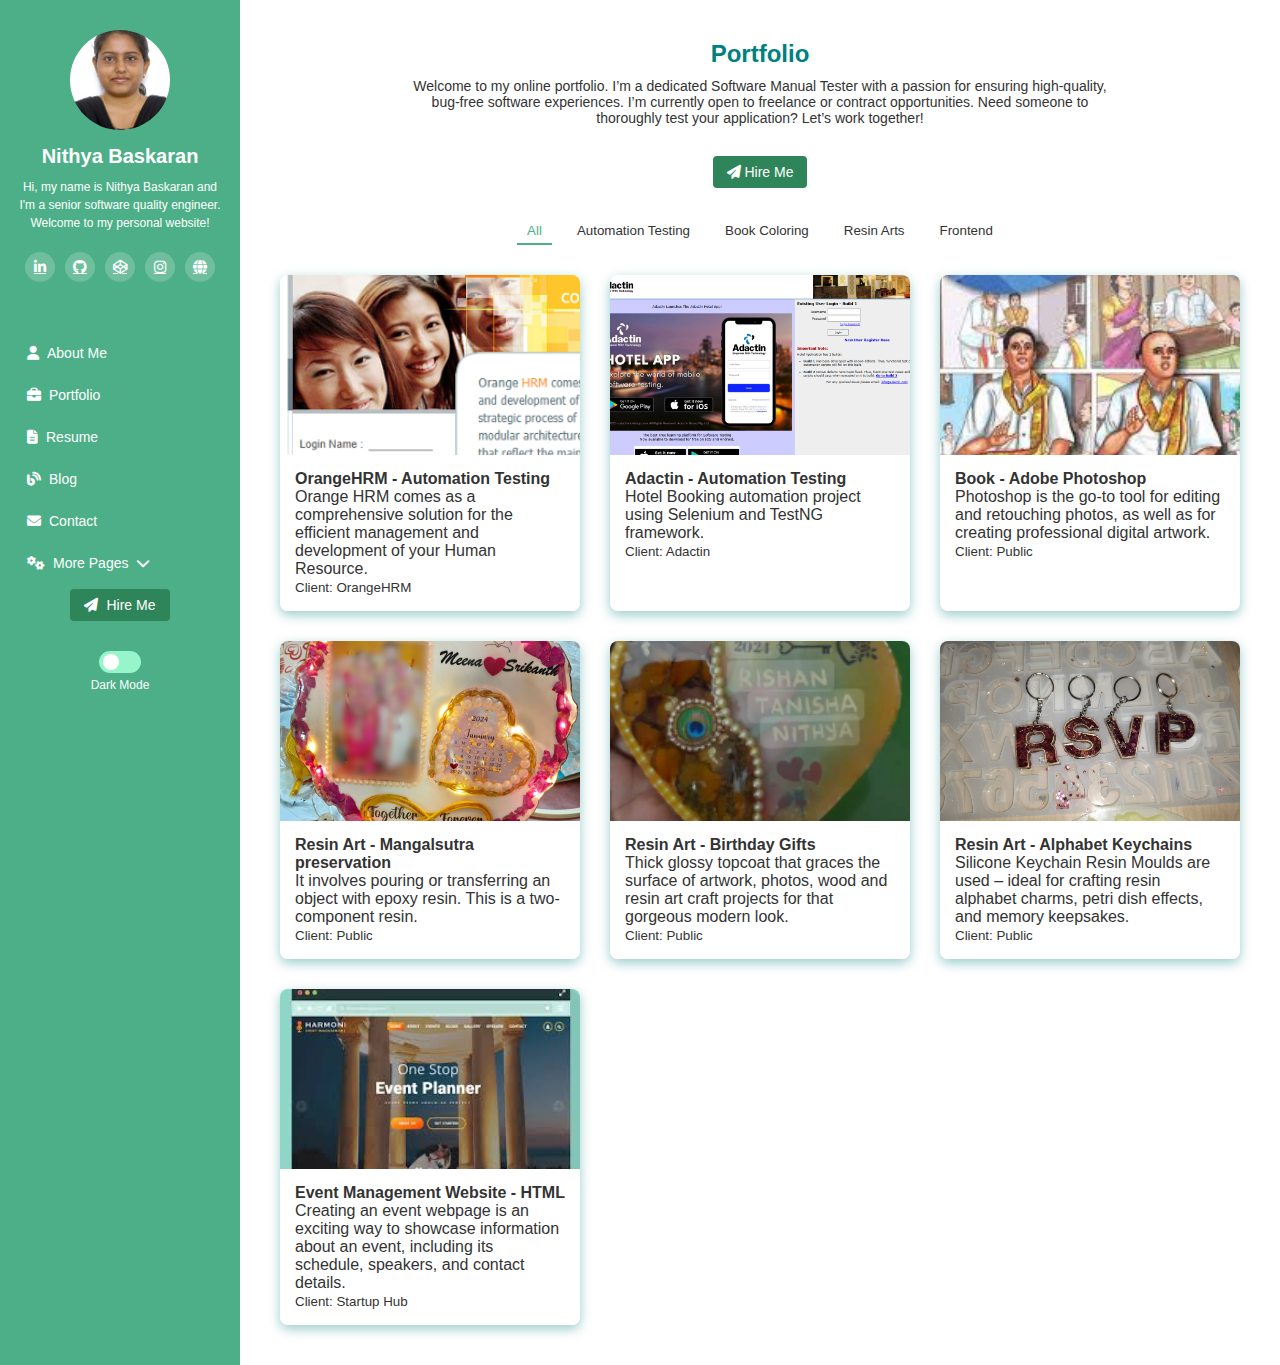
<file: portfolio.html>
<!DOCTYPE html>
<html lang="en">

<head>
  <meta charset="UTF-8" />
  <meta name="viewport" content="width=device-width, initial-scale=1.0" />
  <title>Portfolio - Nithya Baskaran</title>
  <link href="https://cdnjs.cloudflare.com/ajax/libs/font-awesome/6.4.0/css/all.min.css" rel="stylesheet" />
  <style>
    :root {
      --main-color: #4CAF87;
      --background: #ffffff;
      --text-color: #333333;
      --sidebar-bg: #4CAF87;
      --sidebar-text: #ffffff;
      --button-bg: #2f855a;
      --button-text: #ffffff;
    }

    body.dark {
      --background: #121212;
      --text-color: #ffffff;
      --sidebar-bg: #333333;
      --sidebar-text: #ffffff;
      --button-bg: #ffffff;
      --button-text: #4CAF87;
    }

    * {
      box-sizing: border-box;
      margin: 0;
      padding: 0;
      font-family: 'Inter', sans-serif;
    }

    body {
      display: flex;
      background: var(--background);
      color: var(--text-color);
      min-height: 100vh;
      transition: all 0.3s;
    }

    aside {
      width: 240px;
      background: var(--sidebar-bg);
      color: var(--sidebar-text);
      display: flex;
      flex-direction: column;
      align-items: center;
      padding: 30px 15px;
      flex-shrink: 0;
    }

    aside img {
      width: 100px;
      height: 100px;
      border-radius: 50%;
      margin-bottom: 15px;
      object-fit: cover;
    }

    aside h1 {
      font-size: 20px;
      margin-bottom: 10px;
      text-align: center;
    }

    aside p {
      font-size: 12px;
      text-align: center;
      margin-bottom: 20px;
      line-height: 1.5;
    }

    .social-icons {
      display: flex;
      justify-content: center;
      gap: 10px;
      margin-bottom: 25px;
      flex-wrap: wrap;
    }

    .social-icons a {
      background: rgba(255, 255, 255, 0.2);
      color: var(--sidebar-text);
      width: 30px;
      height: 30px;
      border-radius: 50%;
      display: flex;
      justify-content: center;
      align-items: center;
      font-size: 14px;
      transition: background 0.3s, color 0.3s;
    }

    .social-icons a:hover {
      background: #fff;
      color: var(--sidebar-bg);
    }

    nav {
      width: 100%;
      margin-top: 20px;
    }

    nav ul {
      list-style: none;
      padding: 0;
      margin: 0;
    }

    nav li {
      margin: 10px 0;
    }

    nav a {
      color: var(--sidebar-text);
      text-decoration: none;
      font-size: 14px;
      display: flex;
      align-items: center;
      gap: 8px;
      padding: 8px 12px;
      border-radius: 4px;
      transition: background 0.3s, color 0.3s;
    }

    nav a:hover {
      background: rgba(255, 255, 255, 0.2);
      color: teal;
    }

    .hire-btn
  {
      background: var(--button-bg);
      color: var(--button-text);
      border: none;
      padding: 8px 14px;
      font-size: 14px;
      border-radius: 4px;
      cursor: pointer;
      transition: all 0.3s;
      display: flex;
      align-items: center;
      gap: 8px;
      text-decoration: none;
    }

    .hire-btn:hover
    {
      background: #276749;
    }

    .dark-mode-toggle {
      margin-top: 30px;
      text-align: center;
    }

    .dark-mode-toggle .label-text {
      display: block;
      font-size: 12px;
      margin-top: 5px;
      color: var(--sidebar-text);
    }

    .switch {
      position: relative;
      display: inline-block;
      width: 42px;
      height: 22px;
    }

    .switch input {
      opacity: 0;
      width: 0;
      height: 0;
    }

    .slider {
      position: absolute;
      cursor: pointer;
      background-color: #96f5ca;
      border-radius: 34px;
      top: 0;
      left: 0;
      right: 0;
      bottom: 0;
      transition: 0.4s;
    }

    .slider::before {
      position: absolute;
      content: "";
      height: 16px;
      width: 16px;
      left: 4px;
      bottom: 3px;
      background-color: white;
      border-radius: 50%;
      transition: 0.4s;
    }

    .switch input:checked+.slider {
      background-color: #4a5568;
    }

    .switch input:checked+.slider::before {
      transform: translateX(18px);
    }
/* Dropdown styles */
.dropdown {
  position: relative;
}

.dropdown-menu {
  display: none;
  position: absolute;
  left: 0;
  top: 100%;
  background: #4CAF87;
  list-style: none;
  padding: 10px 0;
  margin: 0;
  box-shadow: 0 2px 6px rgba(0,0,0,0.2);
  border-radius: 4px;
  min-width: 180px;
  z-index: 999;
}

.dropdown-menu li a {
  color: #333;
  padding: 10px 20px;
  display: block;
  text-decoration: none;
}

.dropdown-menu li a:hover {
  background: #f5f5f5;
}

.dropdown:hover .dropdown-menu {
  display: block;
}
    main {
      flex: 1;
      padding: 40px;
      max-width: 100%;
    }

    .portfolio-header {
      text-align: center;
      margin-bottom: 30px;
    }

    .portfolio-header h2 {
      font-size: 24px;
      margin-bottom: 10px;
      color: #008080;
    }

    .portfolio-header p {
      font-size: 14px;
      color: var(--text-color);
      margin-bottom: 20px;
      max-width: 700px;
      margin-left: auto;
      margin-right: auto;
    }

    .portfolio-header .hire-butn {
      margin-top: 10px;
      background: var(--button-bg);
      color: white;
      border: none;
      padding: 8px 14px;
      font-size: 14px;
      border-radius: 4px;
      cursor: pointer;
      transition: all 0.3s;
      text-decoration: none;
    }
 
    .filter-buttons {
      display: flex;
      justify-content: center;
      gap: 15px;
      margin: 30px 0;
      flex-wrap: wrap;
    }

    .filter-buttons button {
      background: none;
      border: none;
      color: var(--text-color);
      font-weight: 500;
      cursor: pointer;
      padding: 5px 10px;
      border-bottom: 2px solid transparent;
      transition: all 0.3s;
    }

    .filter-buttons button.active,
    .filter-buttons button:hover {
      border-bottom: 2px solid var(--main-color);
      color: var(--main-color);
    }

    .portfolio-grid {
      display: grid;
      grid-template-columns: repeat(auto-fit, minmax(280px, 1fr));
      gap: 30px;
    }

    .project-card {
      position: relative;
      border-radius: 8px;
      overflow: hidden;
      box-shadow: 0 4px 12px rgba(0, 128, 128, 0.4);
      cursor: pointer;
      transition: box-shadow 0.3s ease;
    }

    .project-card:hover {
      box-shadow: 0 4px 12px rgba(0, 128, 128, 1);
    }

    .project-card img {
      width: 100%;
      height: 180px;
      object-fit: cover;
      transition: filter 0.4s ease;
      display: block;
    }

    .project-info {
      padding: 15px;
      background: var(--background);
      transition: filter 0.3s ease;
    }

    .project-card:hover img,
    .project-card:hover .project-info {
      filter: blur(3px);
    }

    .project-card .overlay {
      position: absolute;
      top: 0;
      left: 0;
      width: 100%;
      height: 100%;
      background: rgba(44, 62, 80, 0.7);
      display: flex;
      justify-content: center;
      align-items: center;
      flex-direction: column;
      color: #fff;
      opacity: 0;
      transition: opacity 0.3s ease;
      text-align: center;
      z-index: 2;
    }

    .project-card:hover .overlay {
      opacity: 1;
    }

    .project-card .overlay a {
      color: #fff;
      text-decoration: none;
      display: inline-flex;
      flex-direction: column;
      align-items: center;
      transition: all 0.3s ease;
    }

    .project-card .overlay a:hover {
      color: var(--main-color);
      transform: scale(1.1);
    }

    .project-card .overlay i {
      font-size: 24px;
      margin-bottom: 6px;
      transition: all 0.3s ease;
    }

    .project-card .overlay span {
      font-size: 14px;
      font-weight: bold;
      letter-spacing: 1px;
      transition: all 0.3s ease;
    }

    @media (max-width: 768px) {
      body {
        flex-direction: column;
      }

      aside {
        width: 100%;
        flex-direction: row;
        justify-content: space-around;
        flex-wrap: wrap;
      }

      nav {
        display: none;
      }
    }
  </style>

</head>

<body>
  <aside>
    <img src="images/hero-headshot.jpg" alt="Nithya Baskaran">
    <h1>Nithya Baskaran</h1>
    <p>Hi, my name is Nithya Baskaran and I'm a senior software quality engineer. Welcome to my personal website!</p>

    <div class="social-icons">
      <a href="https://www.linkedin.com/in/nithya-baskaran-55908a324" target="_blank"><i
          class="fab fa-linkedin-in"></i></a>
      <a href="https://github.com/NithyaRamya" target="_blank"><i class="fab fa-github"></i></a>
      <a href="#"><i class="fab fa-codepen"></i></a>
      <a href="#"><i class="fab fa-instagram"></i></a>
      <a href="#"><i class="fas fa-globe"></i></a>
    </div>

    <nav>
      <ul>
        <li><a href="index.html"><i class="fas fa-user"></i> About Me</a></li>
        <li><a href="portfolio.html"><i class="fas fa-briefcase"></i> Portfolio</a></li>
        <!-- <li><a href="#"><i class="fas fa-wallet"></i> Services & Pricing</a></li> -->
        <li><a href="resume.html"><i class="fas fa-file-alt"></i> Resume</a></li>
        <li><a href="blog.html"><i class="fas fa-blog"></i> Blog</a></li>
        <li><a href="contact.html"><i class="fas fa-envelope"></i> Contact</a></li>
        <li class="dropdown"> <a href="#"><i class="fas fa-cogs"></i> More Pages <i class="fas fa-chevron-down"></i></a>
          <ul class="dropdown-menu">
            <li><a href="course.html">Course Page</a></li>
            <li><a href="blog.html">Blog Post</a></li>
          </ul>
        </li>
      </ul>
    </nav>

    <a href="contact.html" style="text-decoration: none;">
      <button class="hire-btn"><i class="fas fa-paper-plane"></i> Hire Me</button>
    </a>

    <div class="dark-mode-toggle">
      <label class="switch">
        <input type="checkbox" id="darkToggle">
        <span class="slider"></span>
      </label>
      <span class="label-text">Dark Mode</span>
    </div>
  </aside>

  <main>
    <div class="portfolio-header">
      <h2>Portfolio</h2>
      <p>Welcome to my online portfolio. I’m a dedicated Software Manual Tester with a passion for ensuring
        high-quality, bug-free software experiences. I’m currently open to freelance or contract opportunities. Need
        someone to thoroughly test your application? Let’s work together!</p>
      <a href="contact.html" style="text-align:center">
        <button class="hire-butn"><i class="fas fa-paper-plane"></i> Hire Me</button>
      </a>
    </div>

    <div class="filter-buttons">
      <button class="active" data-filter="all">All</button>
      <button data-filter="automation">Automation Testing</button>
      <button data-filter="book">Book Coloring</button>
      <button data-filter="resin">Resin Arts</button>
      <button data-filter="frontend">Frontend</button>
    </div>

    <div class="portfolio-grid">
      <!-- Automation Project -->
      <div class="project-card automation">
        <img src="images/orangehrm.PNG" alt="OrangeHRM" />
        <div class="overlay">
          <a href="project-orangehrm.html">
            <i class="fas fa-eye"></i>
            <span >Case Study</span>
          </a>
        </div>
        <div class="project-info">
          <h4>OrangeHRM - Automation Testing</h4>
          <p>Orange HRM comes as a comprehensive solution for the efficient management and development of your Human
            Resource.</p>
          <small>Client: OrangeHRM</small>
        </div>
      </div>

      <div class="project-card automation">
        <img src="images/Adactin.PNG" alt="Adactin" />
        <div class="overlay">
          <a href="adactin.html">
            <i class="fas fa-eye"></i>
            <span>Case Study</span>
          </a>
        </div>
        <div class="project-info">
          <h4>Adactin - Automation Testing</h4>
          <p>Hotel Booking automation project using Selenium and TestNG framework.</p>
          <small>Client: Adactin</small>
        </div>
      </div>

      <!-- Book Coloring Project -->
      <div class="project-card book">
        <img src="images/alathur.jpg" alt="Book Coloring" />
        <div class="overlay">
          <a href="book.html">
            <i class="fas fa-eye"></i>
            <span>View Project</span>
          </a>
        </div>
        <div class="project-info">
          <h4>Book - Adobe Photoshop</h4>
          <p>Photoshop is the go-to tool for editing and retouching photos, as well as for creating professional digital
            artwork.</p>
          <small>Client: Public</small>
        </div>
      </div>

      <!-- Resin Arts Projects -->
      <div class="project-card resin">
        <img src="images/Untitled design.png" alt="Resin Mangalsutra" />
        <div class="overlay">
          <a href="resin.html">
            <i class="fas fa-eye"></i>
            <span>View Project</span>
          </a>
        </div>
        <div class="project-info">
          <h4>Resin Art - Mangalsutra preservation</h4>
          <p>It involves pouring or transferring an object with epoxy resin. This is a two-component resin.</p>
          <small>Client: Public</small>
        </div>
      </div>

      <div class="project-card resin">
        <img src="images/resin.PNG" alt="Resin Birthday" />
        <div class="overlay">
          <a href="resin.html">
            <i class="fas fa-eye"></i>
            <span>View Project</span>
          </a>
        </div>
        <div class="project-info">
          <h4>Resin Art - Birthday Gifts</h4>
          <p>Thick glossy topcoat that graces the surface of artwork, photos, wood and resin art craft projects for that
            gorgeous modern look.</p>
          <small>Client: Public</small>
        </div>
      </div>

      <div class="project-card resin">
        <img src="images/20240310_192648.jpg" alt="Resin Keychains" />
        <div class="overlay">
          <a href="resin.html">
            <i class="fas fa-eye"></i>
            <span>View Project</span>
          </a>
        </div>
        <div class="project-info">
          <h4>Resin Art - Alphabet Keychains</h4>
          <p>Silicone Keychain Resin Moulds are used – ideal for crafting resin alphabet charms, petri dish effects, and
            memory keepsakes.</p>
          <small>Client: Public</small>
        </div>
      </div>

      <!-- Frontend Project -->
      <div class="project-card frontend">
        <img src="images/event.jpg" alt="Event Website" />
        <div class="overlay">
          <a href="event.html">
            <i class="fas fa-eye"></i>
            <span>View Project</span>
          </a>
        </div>
        <div class="project-info">
          <h4>Event Management Website - HTML</h4>
          <p>Creating an event webpage is an exciting way to showcase information about an event, including its
            schedule, speakers, and contact details.</p>
          <small>Client: Startup Hub</small>
        </div>
      </div>
    </div>
  </main>


  <script>
    document.getElementById("darkToggle").addEventListener("change", function () {
      document.body.classList.toggle("dark", this.checked);
    });

    const filterButtons = document.querySelectorAll(".filter-buttons button");
    const cards = document.querySelectorAll(".project-card");

    filterButtons.forEach(button => {
      button.addEventListener("click", () => {
        document.querySelector(".filter-buttons button.active")?.classList.remove("active");
        button.classList.add("active");
        const filter = button.getAttribute("data-filter");

        cards.forEach(card => {
          if (filter === "all") {
            card.style.display = "block";
          } else {
            card.style.display = card.classList.contains(filter) ? "block" : "none";
          }
        });
      });
    });
  </script>

</body>

</html>
</file>
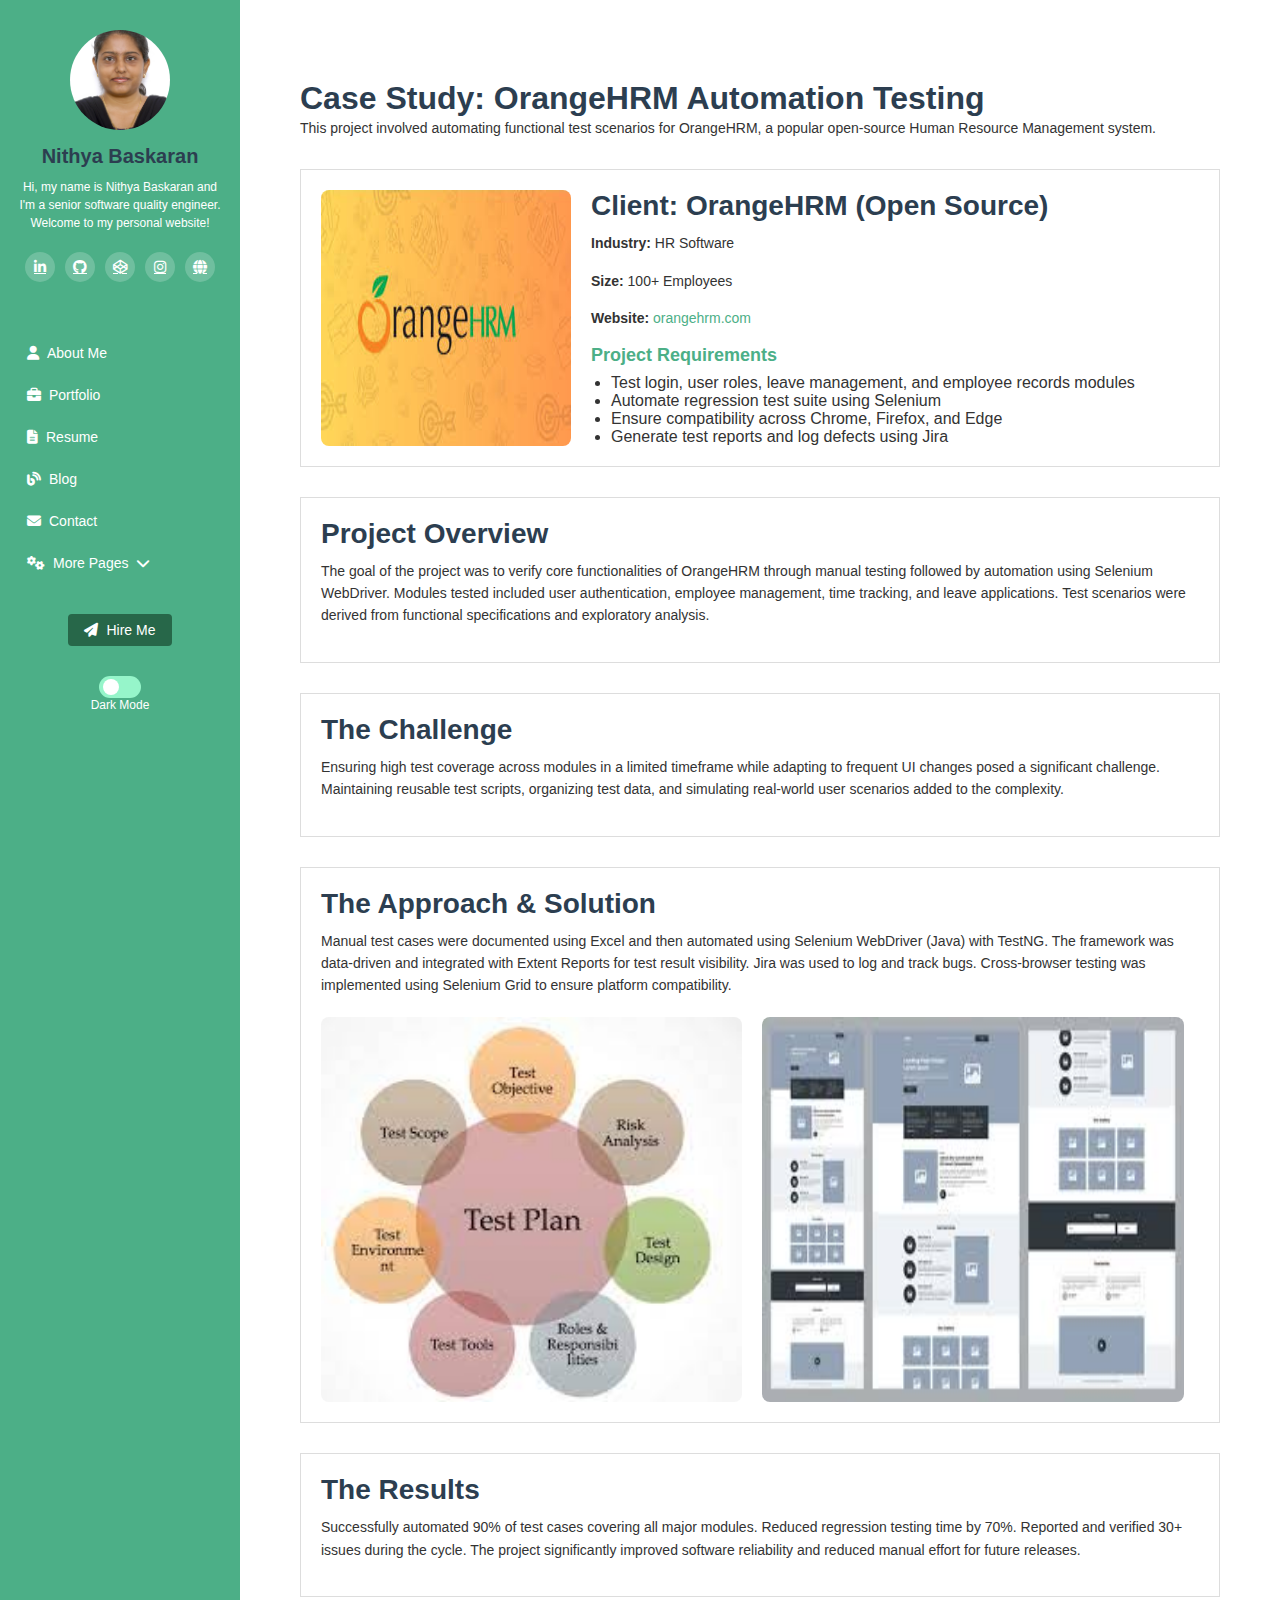
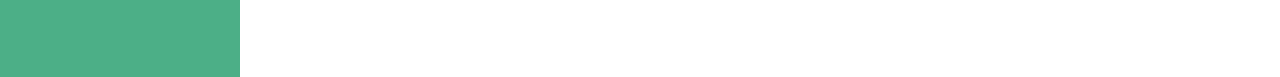
<file: project-orangehrm.html>
<!DOCTYPE html>
<html lang="en">
<head>
    <meta charset="UTF-8">
    <meta name="viewport" content="width=device-width, initial-scale=1.0">
    <title>Case Study: OrangeHRM Testing</title>
    <!-- Font Awesome for icons -->
  <link href="https://cdnjs.cloudflare.com/ajax/libs/font-awesome/6.4.0/css/all.min.css" rel="stylesheet" />
     <style>
        :root {
      --main-color: #4CAF87;
      --background: #ffffff;
      --text-color: #333333;
      --sidebar-bg: #4CAF87;
      --sidebar-text: #ffffff;
      --button-bg: #276749;
      --button-text: #ffffff;
      --link-color: #4CAF87;
    }

     body.dark-mode {
      --background: #121212;
      --text-color: #276749;    
      --sidebar-bg: #333333;
      --sidebar-text: #ffffff;
      --button-bg: #ffffff;
      --button-text: #4CAF87;
      --link-color: #80e3bf;
    }

   body.dark-mode h1, h2, p{
    color: #ffffff;
   }

    * {
      box-sizing: border-box;
      margin: 0;
      padding: 0;
      font-family: 'Inter', sans-serif;
    }

    body {
      font-family: 'Inter', sans-serif;
      margin: 0;
      padding: 0;
      background-color: #f8f9fa;
      color: #333;
    }
    .container {
      max-width: 960px;
      margin: 0 auto;
      padding: 40px 20px;
    }
    h1, h2 {
      color: #2c3e50;
    }
    .project-header {
      margin-bottom: 30px;
    }
    .client-info {
      background-color: #fff;
      border: 1px solid #ddd;
      padding: 20px;
      display: flex;
      gap: 20px;
    }
    .client-info img {
      max-width: 250px;
      border-radius: 8px;
    }
    .client-details ul {
      padding-left: 20px;
    }
    section {
      background-color: #fff;
      border: 1px solid #ddd;
      padding: 20px;
      margin-top: 30px;
    }
    .images {
      display: flex;
      gap: 20px;
      margin-top: 20px;
    }
    .images img {
      width: 48%;
      border-radius: 8px;
    }
    body {
      display: flex;
      min-height: 100vh;
      background: var(--background);
      color: var(--text-color);
      transition: all 0.3s ease;
    }

    aside {
      width:
        240px;
      background:
        var(--sidebar-bg);
      color:
        var(--sidebar-text);
      display:
        flex;
      flex-direction:
        column;
      align-items:
        center;
      padding:
        30px 15px;
      flex-shrink:
        0;
    }

    aside img {
      width:
        100px;
      height:
        100px;
      border-radius:
        50%;
      margin-bottom:
        15px;
      object-fit:
        cover;
    }

    aside h1 {
      font-size:
        20px;
      margin-bottom:
        10px;
      text-align:
        center;
    }

    aside p {
      font-size:
        12px;
      text-align:
        center;
      margin-bottom:
        20px;
      line-height:
        1.5;
    }

    .social-icons {
      display:
        flex;
      justify-content:
        center;
      gap:
        10px;
      margin-bottom:
        25px;
      flex-wrap:
        wrap;
    }

    .social-icons a {
      background:
        rgba(255,
          255,
          255,
          0.2);
      color:
        var(--sidebar-text);
      width:
        30px;
      height:
        30px;
      border-radius:
        50%;
      display:
        flex;
      justify-content:
        center;
      align-items:
        center;
      font-size:
        14px;
      transition:
        background 0.3s,
        color 0.3s;
    }

    .social-icons a:hover {
      background:
        #fff;
      color:
        var(--sidebar-bg);
    }

    nav {
      width:
        100%;
      margin-top:
        20px;
    }

    nav ul {
      list-style:
        none;
      padding:
        0;
      margin:
        0;
    }

    nav li {
      margin:
        10px 0;
    }

    nav a {
      color:
        var(--sidebar-text);
      text-decoration:
        none;
      font-size:
        14px;
      display:
        flex;
      align-items:
        center;
      gap:
        8px;
      padding:
        8px 12px;
      border-radius:
        4px;
      transition:
        background 0.3s,
        color 0.3s;
    }

    nav a:hover {
      background:
        rgba(255,
          255,
          255,
          0.2);
      color:
        teal;
      /*
    Changes
    text
    color
    to
    black
    on
    hover
    */
    }

    .hire-btn {
      background: var(--button-bg);
      color:
        var(--button-text);
      border:
        none;
      padding:
        8px 16px;
      font-size:
        14px;
      border-radius:
        4px;
      margin-top:
        25px;
      cursor:
        pointer;
      transition:
        all 0.3s;
      display:
        flex;
      align-items:
        center;
      gap:
        8px;
    }

    .hire-btn:hover {
      background:
        #276749;
    }

    .dark-mode-toggle {
      margin-top:
        30px;
      text-align:
        center;
    }

    .dark-mode-toggle .label-text {
      display:
        block;
      font-size:
        12px;
      margin-bottom:
        5px;
      color:
        var(--sidebar-text);
    }

    /*
    Toggle
    Switch
    Container
    */
    .switch {
      position:
        relative;
      display:
        inline-block;
      width:
        42px;
      height:
        22px;
    }

    /*
    Hide
    default
    checkbox
    */
    .switch input {
      opacity:
        0;
      width:
        0;
      height:
        0;
    }

    /*
    Slider
    (rounded
    pill
    background)
    */
    .slider {
      position:
        absolute;
      cursor:
        pointer;
      background-color:
        #96f5ca;
      border-radius:
        34px;
      top:
        0;
      left:
        0;
      right:
        0;
      bottom:
        0;
      transition:
        0.4s;
    }

    /*
    Round
    knob
    */
    .slider::before {
      position:
        absolute;
      content:
        "";
      height:
        16px;
      width:
        16px;
      left:
        4px;
      bottom:
        3px;
      background-color:
        white;
      border-radius:
        50%;
      transition:
        0.4s;
    }

    /*
    When
    checked
    (dark
    mode
    active)
    */
    .switch input:checked+.slider {
      background-color:
        #4a5568;
      /*
    dark
    gray
    */
    }

    .switch input:checked+.slider::before {
      transform:
        translateX(18px);
      /*
    slide
    the
    knob
    */
    }

    main {
      flex: 1;
      padding: 40px;
      max-width: 100%;
    }

    main h2 {
      font-size: 28px;
      font-weight: 700;
      margin-bottom: 10px;
      text-align: left;
    }

    main h3 {
      font-size: 18px;
      font-weight: 600;
      margin-bottom: 8px;
      color: var(--main-color);
    }

    main p {
      font-size: 14px;
      margin-bottom: 15px;
      color: var(--text-color);
      line-height: 1.6;
    }

    main a {
      color: var(--link-color);
      text-decoration: none;
    }
/* Mobile Responsive */
    @media (max-width: 768px) {
      body {
        flex-direction: column;
      }

      aside {
        width: 100%;
        flex-direction: row;
        justify-content: space-around;
        flex-wrap: wrap;
      }

      nav {
        display: none;
      }

      .dark-mode-toggle {
        margin-top: 10px;
      }
    }
    /* Dropdown styles */
.dropdown {
  position: relative;
}

.dropdown-menu {
  display: none;
  position: absolute;
  left: 0;
  top: 100%;
  background: #4CAF87;
  list-style: none;
  padding: 10px 0;
  margin: 0;
  box-shadow: 0 2px 6px rgba(0,0,0,0.2);
  border-radius: 4px;
  min-width: 180px;
  z-index: 999;
}

.dropdown-menu li a {
  color: #333;
  padding: 10px 20px;
  display: block;
  text-decoration: none;
}

.dropdown-menu li a:hover {
  background: #f5f5f5;
}

.dropdown:hover .dropdown-menu {
  display: block;
}
  </style>
</head>
<body>
    <aside>
    <img src="images/hero-headshot.jpg" alt="Nithya Baskaran">
    <h1>Nithya Baskaran</h1>
    <p>Hi, my name is Nithya Baskaran and I'm a senior software quality engineer. Welcome to my personal website!</p>

    <div class="social-icons">
    <a href="www.linkedin.com/in/nithya-baskaran-55908a324" target="_blank" rel="noopener noreferrer"><i class="fab fa-linkedin-in"></i></a>
      <a href="https://github.com/NithyaRamya" target="_blank" rel="noopener noreferrer"><i class="fab fa-github"></i></a>
      <a href="#"><i class="fab fa-codepen"></i></a>
      <a href="#"><i class="fab fa-instagram"></i></a>
      <a href="#"><i class="fas fa-globe"></i></a>
    </div>

    <nav>
      <ul>
        <li><a href="index.html"><i class="fas fa-user"></i> About Me</a></li>
        <li><a href="portfolio.html"><i class="fas fa-briefcase"></i> Portfolio</a></li>
        <!-- <li><a href="#"><i class="fas fa-wallet"></i> Services & Pricing</a></li> -->
        <li><a href="resume.html"><i class="fas fa-file-alt"></i> Resume</a></li>
        <li><a href="blog.html"><i class="fas fa-blog"></i> Blog</a></li>
        <li><a href="contact.html"><i class="fas fa-envelope"></i> Contact</a></li>
        <li class="dropdown">
  <a href="#"><i class="fas fa-cogs"></i> More Pages <i class="fas fa-chevron-down"></i></a>
  <ul class="dropdown-menu">
    <li><a href="course.html">Course Page</a></li>
    <li><a href="blog.html">Blog Post</a></li>
  </ul>
</li> 
      </ul>
    </nav>

    <a style="text-decoration:none" href="contact.html"><button class="hire-btn"><i class="fas fa-paper-plane"></i> Hire
        Me</button></a>



    <div class="dark-mode-toggle">
      <label class="switch">
        <input type="checkbox" id="darkToggle">
        <span class="slider"></span>
      </label>
      <span class="label-text">Dark Mode</span>
    </div>
    </div>
  </aside>
  <main>
    <div class="container">
  <div class="project-header">
    <h1>Case Study: OrangeHRM Automation Testing</h1>
    <p>This project involved automating functional test scenarios for OrangeHRM, a popular open-source Human Resource Management system.</p>
  </div>

  <div class="client-info">
    <img src="images/orange.jpg" alt="OrangeHRM Screenshot" />
    <div class="client-details">
      <h2>Client: OrangeHRM (Open Source)</h2>
      <p><strong>Industry:</strong> HR Software</p>
      <p><strong>Size:</strong> 100+ Employees</p>
      <p><strong>Website:</strong> <a href="https://www.orangehrm.com" target="_blank">orangehrm.com</a></p>
      <h3>Project Requirements</h3>
      <ul>
        <li>Test login, user roles, leave management, and employee records modules</li>
        <li>Automate regression test suite using Selenium</li>
        <li>Ensure compatibility across Chrome, Firefox, and Edge</li>
        <li>Generate test reports and log defects using Jira</li>
      </ul>
    </div>
  </div>

  <section>
    <h2>Project Overview</h2>
    <p>
      The goal of the project was to verify core functionalities of OrangeHRM through manual testing followed by automation using Selenium WebDriver. Modules tested included user authentication, employee management, time tracking, and leave applications. Test scenarios were derived from functional specifications and exploratory analysis.
    </p>
  </section>

  <section>
    <h2>The Challenge</h2>
    <p>
      Ensuring high test coverage across modules in a limited timeframe while adapting to frequent UI changes posed a significant challenge. Maintaining reusable test scripts, organizing test data, and simulating real-world user scenarios added to the complexity.
    </p>
  </section>

  <section>
    <h2>The Approach & Solution</h2>
    <p>
      Manual test cases were documented using Excel and then automated using Selenium WebDriver (Java) with TestNG. The framework was data-driven and integrated with Extent Reports for test result visibility. Jira was used to log and track bugs. Cross-browser testing was implemented using Selenium Grid to ensure platform compatibility.
    </p>
    <div class="images">
      <img src="images/test plan.jpg" alt="Test planning image">
      <img src="images/wire.jpg" alt="Wireframes image">
    </div>
  </section>

  <section>
    <h2>The Results</h2>
    <p>
      Successfully automated 90% of test cases covering all major modules. Reduced regression testing time by 70%. Reported and verified 30+ issues during the cycle. The project significantly improved software reliability and reduced manual effort for future releases.
    </p>
  </section>
</div>
  </main>
  <script src="script.js"></script>
</body>
</html>
</file>
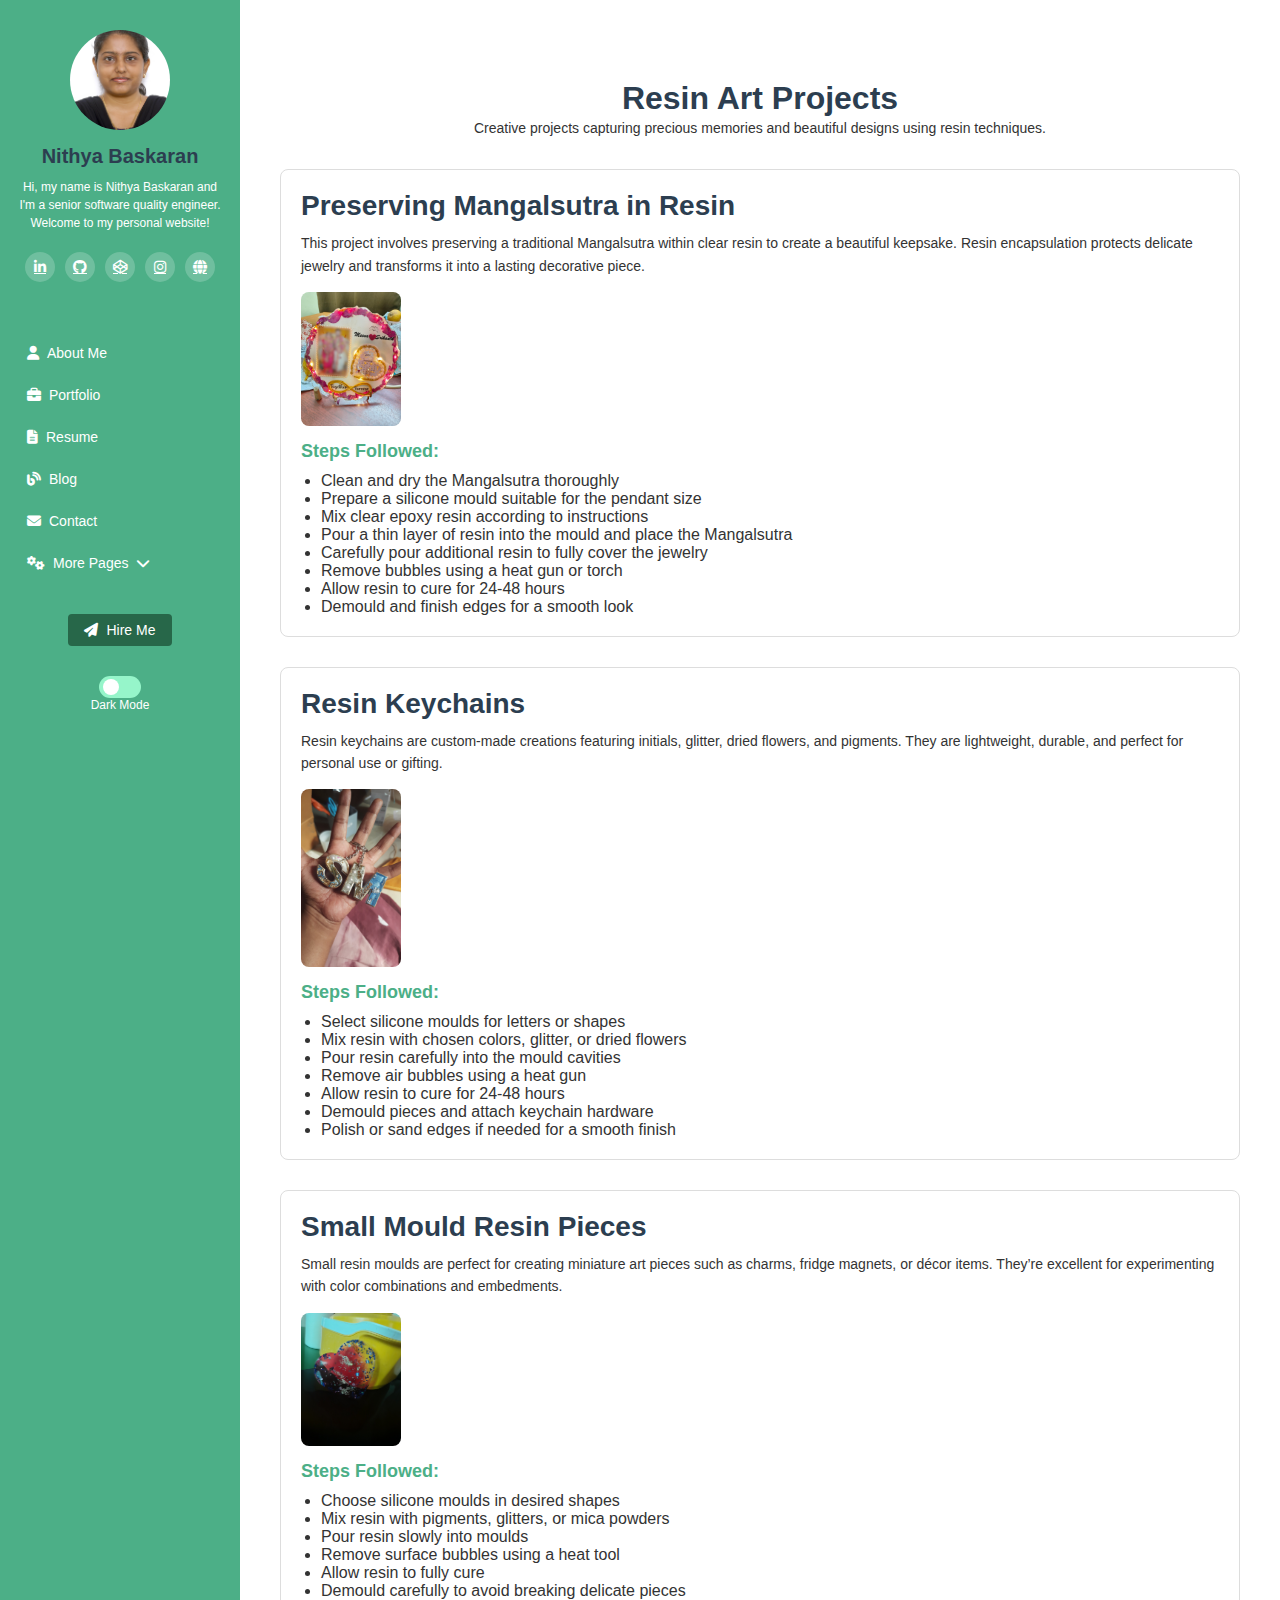
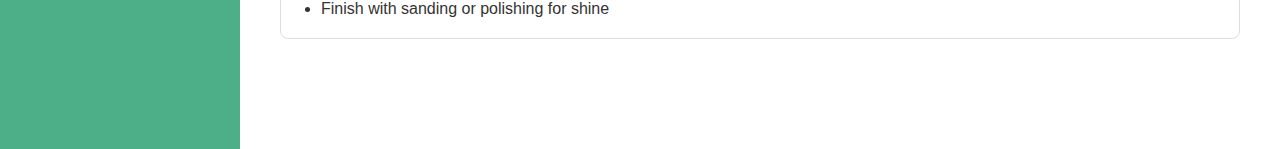
<file: resin.html>
<!DOCTYPE html>
<html lang="en">
<head>
  <meta charset="UTF-8" />
  <meta name="viewport" content="width=device-width, initial-scale=1.0" />
  <title>Resin Art Projects</title>
  <link href="https://cdnjs.cloudflare.com/ajax/libs/font-awesome/6.4.0/css/all.min.css" rel="stylesheet" />
  <style>
    body {
      font-family: Arial, sans-serif;
      margin: 0;
      padding: 0;
      background-color: #f8f9fa;
      color: #333;
    }
    header {
    
      color: #fff;
     
      text-align: center;
    }
    main {
      max-width: 1000px;
      margin: 40px auto;
      padding: 20px;
      background-color: #fff;
      border-radius: 8px;
    }
    h1, h2, h3 {
      color: #2c3e50;
    }
    section {
      border: 1px solid #ddd;
      border-radius: 8px;
      margin-bottom: 30px;
      overflow: hidden;
      background: #ffffff;
      padding: 20px;
    }
    section img {
      width: 50%;
      max-width: 100px;
      height: auto;
      display: block;
      margin: 15px 0;
      border-radius: 8px;
    }
    ul {
      margin-top: 10px;
      padding-left: 20px;
    }
  
        :root {
      --main-color: #4CAF87;
      --background: #ffffff;
      --text-color: #333333;
      --sidebar-bg: #4CAF87;
      --sidebar-text: #ffffff;
      --button-bg: #276749;
      --button-text: #ffffff;
      --link-color: #4CAF87;
    }

     body.dark-mode {
      --background: #121212;
      --text-color: #276749;    
      --sidebar-bg: #333333;
      --sidebar-text: #ffffff;
      --button-bg: #ffffff;
      --button-text: #4CAF87;
      --link-color: #80e3bf;
    }

   body.dark-mode h1, h2, p{
    color: #ffffff;
   }

    * {
      box-sizing: border-box;
      margin: 0;
      padding: 0;
      font-family: 'Inter', sans-serif;
    }

    body {
      font-family: 'Inter', sans-serif;
      margin: 0;
      padding: 0;
      background-color: #f8f9fa;
      color: #333;
    }
    .container {
      max-width: 960px;
      margin: 0 auto;
     
    }
    h1, h2 {
      color: #2c3e50;
    }
    .project-header {
      margin-bottom: 30px;
    }
    .client-info {
      background-color: #fff;
      border: 1px solid #ddd;
      padding: 20px;
      display: flex;
      gap: 20px;
    }
    .client-info img {
      max-width: 250px;
      border-radius: 8px;
    }
    .client-details ul {
      padding-left: 20px;
    }
    section {
      background-color: #fff;
      border: 1px solid #ddd;
      padding: 20px;
      margin-top: 30px;
    }
    .images {
      display: flex;
      gap: 20px;
      margin-top: 20px;
    }
    .images img {
      width: 48%;
      border-radius: 8px;
    }
    body {
      display: flex;
      min-height: 100vh;
      background: var(--background);
      color: var(--text-color);
      transition: all 0.3s ease;
    }

    aside {
      width:
        240px;
      background:
        var(--sidebar-bg);
      color:
        var(--sidebar-text);
      display:
        flex;
      flex-direction:
        column;
      align-items:
        center;
      padding:
        30px 15px;
      flex-shrink:
        0;
    }

    aside img {
      width:
        100px;
      height:
        100px;
      border-radius:
        50%;
      margin-bottom:
        15px;
      object-fit:
        cover;
    }

    aside h1 {
      font-size:
        20px;
      margin-bottom:
        10px;
      text-align:
        center;
    }

    aside p {
      font-size:
        12px;
      text-align:
        center;
      margin-bottom:
        20px;
      line-height:
        1.5;
    }

    .social-icons {
      display:
        flex;
      justify-content:
        center;
      gap:
        10px;
      margin-bottom:
        25px;
      flex-wrap:
        wrap;
    }

    .social-icons a {
      background:
        rgba(255,
          255,
          255,
          0.2);
      color:
        var(--sidebar-text);
      width:
        30px;
      height:
        30px;
      border-radius:
        50%;
      display:
        flex;
      justify-content:
        center;
      align-items:
        center;
      font-size:
        14px;
      transition:
        background 0.3s,
        color 0.3s;
    }

    .social-icons a:hover {
      background:
        #fff;
      color:
        var(--sidebar-bg);
    }

    nav {
      width:
        100%;
      margin-top:
        20px;
    }

    nav ul {
      list-style:
        none;
      padding:
        0;
      margin:
        0;
    }

    nav li {
      margin:
        10px 0;
    }

    nav a {
      color:
        var(--sidebar-text);
      text-decoration:
        none;
      font-size:
        14px;
      display:
        flex;
      align-items:
        center;
      gap:
        8px;
      padding:
        8px 12px;
      border-radius:
        4px;
      transition:
        background 0.3s,
        color 0.3s;
    }

    nav a:hover {
      background:
        rgba(255,
          255,
          255,
          0.2);
      color:
        teal;
      /*
    Changes
    text
    color
    to
    black
    on
    hover
    */
    }

    .hire-btn {
      background: var(--button-bg);
      color:
        var(--button-text);
      border:
        none;
      padding:
        8px 16px;
      font-size:
        14px;
      border-radius:
        4px;
      margin-top:
        25px;
      cursor:
        pointer;
      transition:
        all 0.3s;
      display:
        flex;
      align-items:
        center;
      gap:
        8px;
    }

    .hire-btn:hover {
      background:
        #276749;
    }

    .dark-mode-toggle {
      margin-top:
        30px;
      text-align:
        center;
    }

    .dark-mode-toggle .label-text {
      display:
        block;
      font-size:
        12px;
      margin-bottom:
        5px;
      color:
        var(--sidebar-text);
    }

    /*
    Toggle
    Switch
    Container
    */
    .switch {
      position:
        relative;
      display:
        inline-block;
      width:
        42px;
      height:
        22px;
    }

    /*
    Hide
    default
    checkbox
    */
    .switch input {
      opacity:
        0;
      width:
        0;
      height:
        0;
    }

    /*
    Slider
    (rounded
    pill
    background)
    */
    .slider {
      position:
        absolute;
      cursor:
        pointer;
      background-color:
        #96f5ca;
      border-radius:
        34px;
      top:
        0;
      left:
        0;
      right:
        0;
      bottom:
        0;
      transition:
        0.4s;
    }

    /*
    Round
    knob
    */
    .slider::before {
      position:
        absolute;
      content:
        "";
      height:
        16px;
      width:
        16px;
      left:
        4px;
      bottom:
        3px;
      background-color:
        white;
      border-radius:
        50%;
      transition:
        0.4s;
    }

    /*
    When
    checked
    (dark
    mode
    active)
    */
    .switch input:checked+.slider {
      background-color:
        #4a5568;
      /*
    dark
    gray
    */
    }

    .switch input:checked+.slider::before {
      transform:
        translateX(18px);
      /*
    slide
    the
    knob
    */
    }

    main {
      flex: 1;
      padding: 40px;
      max-width: 100%;
    }

    main h2 {
      font-size: 28px;
      font-weight: 700;
      margin-bottom: 10px;
      text-align: left;
    }

    main h3 {
      font-size: 18px;
      font-weight: 600;
      margin-bottom: 8px;
      color: var(--main-color);
    }

    main p {
      font-size: 14px;
      margin-bottom: 15px;
      color: var(--text-color);
      line-height: 1.6;
    }

    main a {
      color: var(--link-color);
      text-decoration: none;
    }
/* Mobile Responsive */
    @media (max-width: 768px) {
      body {
        flex-direction: column;
      }

      aside {
        width: 100%;
        flex-direction: row;
        justify-content: space-around;
        flex-wrap: wrap;
      }

      nav {
        display: none;
      }

      .dark-mode-toggle {
        margin-top: 10px;
      }
    }
    /* Dropdown styles */
.dropdown {
  position: relative;
}

.dropdown-menu {
  display: none;
  position: absolute;
  left: 0;
  top: 100%;
  background: #4CAF87;
  list-style: none;
  padding: 10px 0;
  margin: 0;
  box-shadow: 0 2px 6px rgba(0,0,0,0.2);
  border-radius: 4px;
  min-width: 180px;
  z-index: 999;
}

.dropdown-menu li a {
  color: #333;
  padding: 10px 20px;
  display: block;
  text-decoration: none;
}

.dropdown-menu li a:hover {
  background: #f5f5f5;
}

.dropdown:hover .dropdown-menu {
  display: block;
}

  </style>
</head>
<aside>
    <img src="images/hero-headshot.jpg" alt="Nithya Baskaran">
    <h1>Nithya Baskaran</h1>
    <p>Hi, my name is Nithya Baskaran and I'm a senior software quality engineer. Welcome to my personal website!</p>

    <div class="social-icons">
      <a href="www.linkedin.com/in/nithya-baskaran-55908a324" target="_blank" rel="noopener noreferrer"><i class="fab fa-linkedin-in"></i></a>
      <a href="https://github.com/NithyaRamya" target="_blank" rel="noopener noreferrer"><i class="fab fa-github"></i></a>
      <a href="#"><i class="fab fa-codepen"></i></a>
      <a href="#"><i class="fab fa-instagram"></i></a>
      <a href="#"><i class="fas fa-globe"></i></a>
    </div>

    <nav>
      <ul>
        <li><a href="index.html"><i class="fas fa-user"></i> About Me</a></li>
        <li><a href="portfolio.html"><i class="fas fa-briefcase"></i> Portfolio</a></li>
        <!-- <li><a href="#"><i class="fas fa-wallet"></i> Services & Pricing</a></li> -->
        <li><a href="resume.html"><i class="fas fa-file-alt"></i> Resume</a></li>
        <li><a href="blog.html"><i class="fas fa-blog"></i> Blog</a></li>
        <li><a href="contact.html"><i class="fas fa-envelope"></i> Contact</a></li>
        <li class="dropdown">
          <a href="#"><i class="fas fa-cogs"></i> More Pages <i class="fas fa-chevron-down"></i></a>
          <ul class="dropdown-menu">
            <li><a href="course.html">Course Page</a></li>
            <li><a href="blog.html">Blog Post</a></li>
          </ul>
        </li>
      </ul>
    </nav>

    <a style="text-decoration:none" href="contact.html">
      <button class="hire-btn"><i class="fas fa-paper-plane"></i> Hire Me</button>
    </a>

    <div class="dark-mode-toggle">
      <label class="switch">
        <input type="checkbox" id="darkToggle">
        <span class="slider"></span>
      </label>
      <span class="label-text">Dark Mode</span>
    </div>
  </aside>

  <main>
    <header>
      <h1>Resin Art Projects</h1>
      <p>Creative projects capturing precious memories and beautiful designs using resin techniques.</p>
    </header>

    <section>
      <h2>Preserving Mangalsutra in Resin</h2>
      <p>
        This project involves preserving a traditional Mangalsutra within clear resin to create a beautiful keepsake.
        Resin encapsulation protects delicate jewelry and transforms it into a lasting decorative piece.
      </p>
      <img src="images/Untitled design.png" alt="Mangalsutra preserved in resin" />
      <h3>Steps Followed:</h3>
      <ul>
        <li>Clean and dry the Mangalsutra thoroughly</li>
        <li>Prepare a silicone mould suitable for the pendant size</li>
        <li>Mix clear epoxy resin according to instructions</li>
        <li>Pour a thin layer of resin into the mould and place the Mangalsutra</li>
        <li>Carefully pour additional resin to fully cover the jewelry</li>
        <li>Remove bubbles using a heat gun or torch</li>
        <li>Allow resin to cure for 24-48 hours</li>
        <li>Demould and finish edges for a smooth look</li>
      </ul>
    </section>

    <section>
      <h2>Resin Keychains</h2>
      <p>
        Resin keychains are custom-made creations featuring initials, glitter, dried flowers, and pigments. They are lightweight, durable, and perfect for personal use or gifting.
      </p>
      <img src="images/IMG-20240225-WA0008.jpeg" alt="Colorful resin keychains" />
      <h3>Steps Followed:</h3>
      <ul>
        <li>Select silicone moulds for letters or shapes</li>
        <li>Mix resin with chosen colors, glitter, or dried flowers</li>
        <li>Pour resin carefully into the mould cavities</li>
        <li>Remove air bubbles using a heat gun</li>
        <li>Allow resin to cure for 24-48 hours</li>
        <li>Demould pieces and attach keychain hardware</li>
        <li>Polish or sand edges if needed for a smooth finish</li>
      </ul>
    </section>

    <section>
      <h2>Small Mould Resin Pieces</h2>
      <p>
        Small resin moulds are perfect for creating miniature art pieces such as charms, fridge magnets, or décor items. They’re excellent for experimenting with color combinations and embedments.
      </p>
      <img src="images/20231130_113343.jpg" alt="Various small resin mould pieces" />
      <h3>Steps Followed:</h3>
      <ul>
        <li>Choose silicone moulds in desired shapes</li>
        <li>Mix resin with pigments, glitters, or mica powders</li>
        <li>Pour resin slowly into moulds</li>
        <li>Remove surface bubbles using a heat tool</li>
        <li>Allow resin to fully cure</li>
        <li>Demould carefully to avoid breaking delicate pieces</li>
        <li>Finish with sanding or polishing for shine</li>
      </ul>
    </section>
  </main>

<script src="script.js"></script>
</body>
</html>
</file>
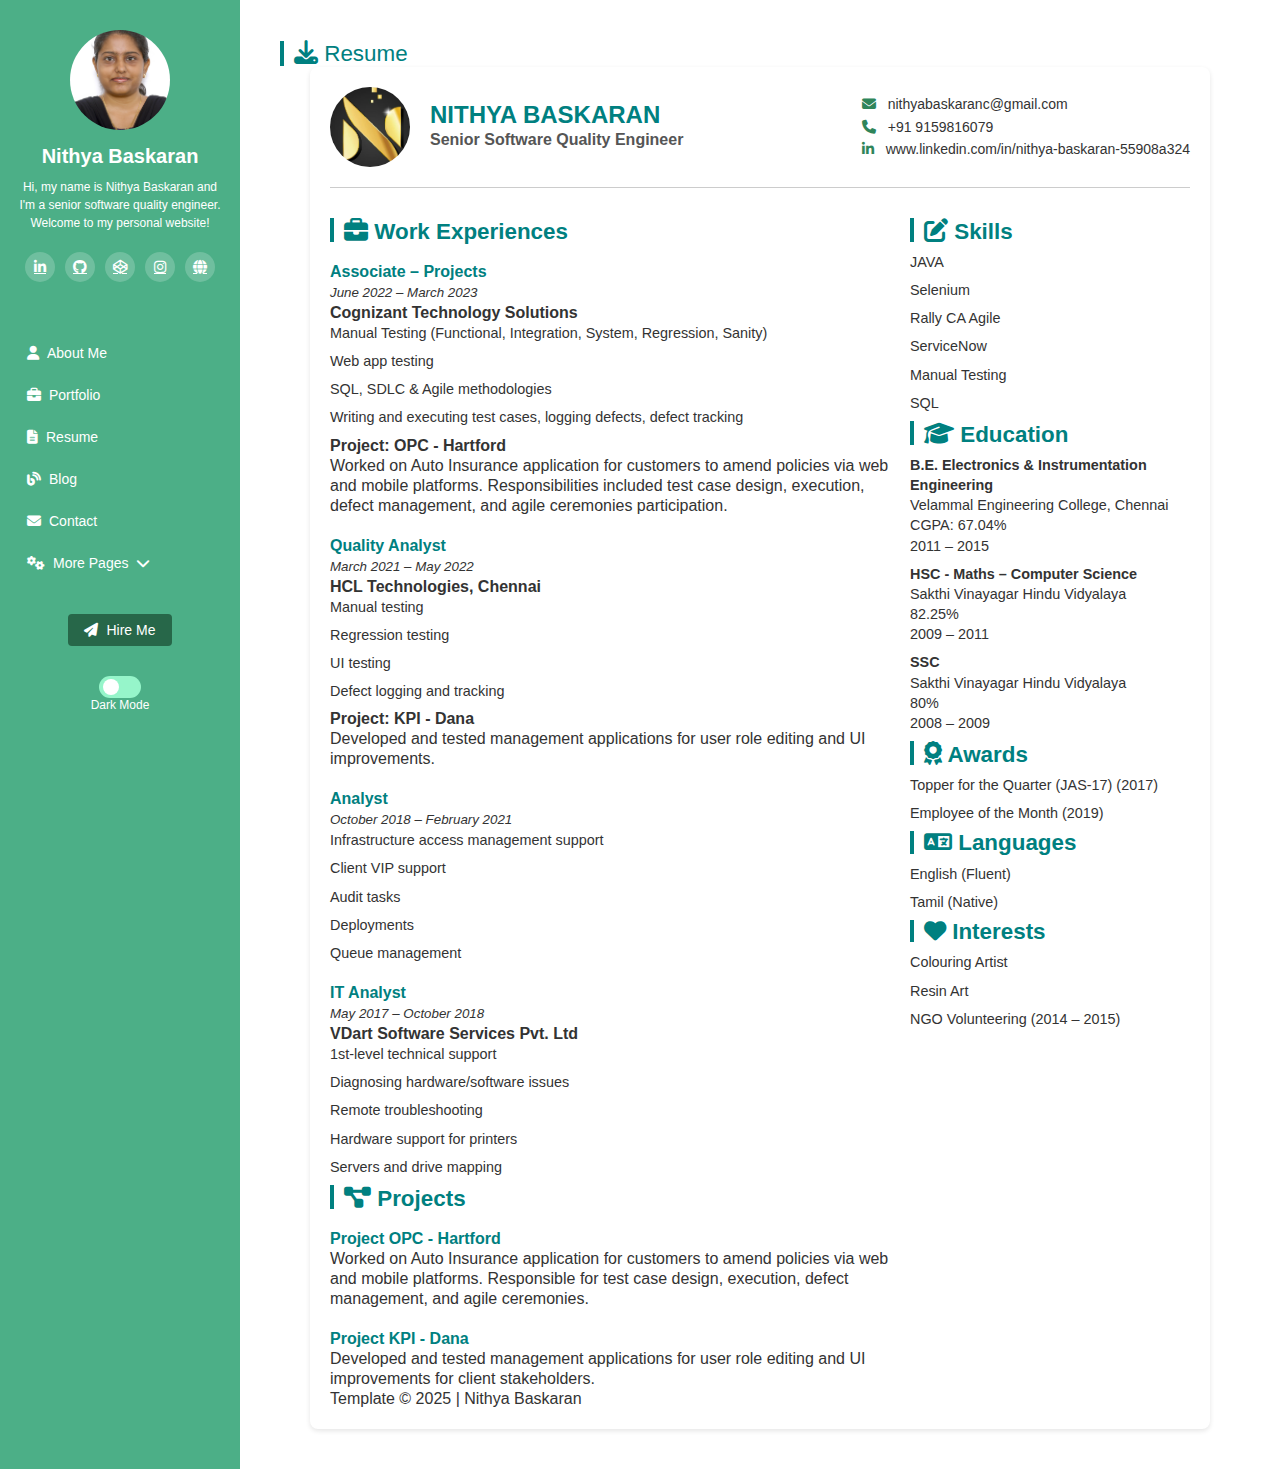
<file: resume.html>
<!DOCTYPE html>
<html lang="en">

<head>
  <meta charset="UTF-8" />
  <meta name="viewport" content="width=device-width, initial-scale=1.0" />
  <title>Resume - Nithya Baskaran</title>

  <!-- Font Awesome for icons -->
  <link href="https://cdnjs.cloudflare.com/ajax/libs/font-awesome/6.4.0/css/all.min.css" rel="stylesheet" />
  <link rel="stylesheet" href="style.css">
  <style>
    body {
      display: flex;
      min-height: 100vh;
      background: var(--background);
      color: var(--text-color);
      transition: all 0.3s ease;
    }


    /* Sidebar — no scroll */
    aside {
      width: 240px;
      background: var(--sidebar-bg);
      color: var(--sidebar-text);
      display: flex;
      flex-direction: column;
      align-items: center;
      padding: 30px 15px;
      flex-shrink: 0;
      /* no height or overflow set here */
    }


    aside img {
      width: 100px;
      height: 100px;
      border-radius: 50%;
      margin-bottom: 15px;
      object-fit: cover;
    }

    aside h1 {
      font-size: 20px;
      margin-bottom: 10px;
      text-align: center;
    }

    aside p {
      font-size: 12px;
      text-align: center;
      margin-bottom: 20px;
      line-height: 1.5;
    }

    .social-icons {
      display: flex;
      justify-content: center;
      gap: 10px;
      margin-bottom: 25px;
      flex-wrap: wrap;
    }

    .social-icons a {
      background: rgba(255, 255, 255, 0.2);
      color: var(--sidebar-text);
      width: 30px;
      height: 30px;
      border-radius: 50%;
      display: flex;
      justify-content: center;
      align-items: center;
      font-size: 14px;
      transition: background 0.3s, color 0.3s;
    }

    .social-icons a:hover {
      background: #fff;
      color: var(--sidebar-bg);
    }

    nav {
      width: 100%;
      margin-top: 20px;
    }

    nav ul {
      list-style: none;
      padding: 0;
      margin: 0;
    }

    nav li {
      margin: 10px 0;
    }

    nav a {
      color: var(--sidebar-text);
      text-decoration: none;
      font-size: 14px;
      display: flex;
      align-items: center;
      gap: 8px;
      padding: 8px 12px;
      border-radius: 4px;
      transition: background 0.3s, color 0.3s;
    }

    nav a:hover {
      background: rgba(255, 255, 255, 0.2);
      color: teal;
      /* Changes text color to black on hover */
    }


    .hire-btn {
      background: var(--button-bg);
      color: var(--button-text);
      border: none;
      padding: 8px 16px;
      font-size: 14px;
      border-radius: 4px;
      margin-top: 25px;
      cursor: pointer;
      transition: all 0.3s;
      display: flex;
      align-items: center;
      gap: 8px;
    }

    .hire-btn:hover {
      background: #276749;
    }

    .dark-mode-toggle {
      margin-top: 30px;
      text-align: center;
    }

    .dark-mode-toggle .label-text {
      display: block;
      font-size: 12px;
      margin-bottom: 5px;
      color: var(--sidebar-text);
    }

    /* Toggle Switch Container */
    .switch {
      position: relative;
      display: inline-block;
      width: 42px;
      height: 22px;
    }

    /* Hide default checkbox */
    .switch input {
      opacity: 0;
      width: 0;
      height: 0;
    }

    /* Slider (rounded pill background) */
    .slider {
      position: absolute;
      cursor: pointer;
      background-color: #96f5ca;
      border-radius: 34px;
      top: 0;
      left: 0;
      right: 0;
      bottom: 0;
      transition: 0.4s;
    }

    /* Round knob */
    .slider::before {
      position: absolute;
      content: "";
      height: 16px;
      width: 16px;
      left: 4px;
      bottom: 3px;
      background-color: white;
      border-radius: 50%;
      transition: 0.4s;
    }

    /* When checked (dark mode active) */
    .switch input:checked+.slider {
      background-color: #4a5568;
      /* dark gray */
    }

    .switch input:checked+.slider::before {
      transform: translateX(18px);
      /* slide the knob */
    }

    main {
      flex: 1;
      padding: 40px;
      max-width: 100%;

    }

    .section-title {
      font-size: 1.4rem;
      color: var(--primary);
      margin-bottom: 10px;
      border-left: 4px solid var(--primary);
      padding-left: 10px;
    }

    .profile-overview {
      display: flex;
      align-items: center;
      justify-content: space-between;
      margin-bottom: 40px;
    }

    .profile-overview-text {
      max-width: 600px;
    }

    .profile-overview-text h2 {
      font-size: 2rem;
      margin-bottom: 10px;
    }

    .profile-overview-text h3 {
      font-size: 1.2rem;
      font-weight: 400;
      margin-bottom: 10px;
    }

    .profile-overview-text p {
      font-size: 0.95rem;
      line-height: 1.5;
    }

    .profile-overview img {
      width: 180px;
      height: auto;
      border-radius: 8px;
    }

    .resume-container {
      background: #fff;
      color: #333;
      border-radius: 8px;
      padding: 20px;
      box-shadow: 0 2px 5px rgba(0, 0, 0, 0.1);
      max-width: 900px;
      line-height: 20px;
    }

    body.dark-mode .resume-container {
      background: #2b2b2b;
      color: #f0f0f0;
    }

    .resume-grid {
      display: grid;
      grid-template-columns: 2fr 1fr;
      gap: 20px;
    }

    .resume-grid h4 {
      margin-top: 20px;
      color: var(--primary);
      font-size: 1rem;
    }

    .resume-grid ul {
      list-style: none;
      font-size: 0.9rem;
    }

    .resume-grid ul li {
      margin-bottom: 8px;
      line-height: 1.4;
    }

    .portfolio-grid {
      display: grid;
      grid-template-columns: repeat(auto-fit, minmax(250px, 1fr));
      gap: 20px;
      margin-top: 20px;
    }

    .portfolio-item {
      background: #fff;
      border-radius: 8px;
      overflow: hidden;
      box-shadow: 0 2px 5px rgba(0, 0, 0, 0.1);
      transition: transform 0.3s;
    }

    body.dark-mode .portfolio-item {
      background: #2b2b2b;
      color: #f0f0f0;
    }

    .portfolio-item:hover {
      transform: translateY(-5px);
    }

    .portfolio-item img {
      width: 100%;
      height: 150px;
      object-fit: cover;
    }

    .portfolio-content {
      padding: 10px;
    }

    .portfolio-content h5 {
      font-size: 1rem;
      margin-bottom: 5px;
      color: var(--primary);
    }

    .portfolio-content p {
      font-size: 0.85rem;
    }

    @media (max-width: 768px) {
      body {
        flex-direction: column;
      }

      aside {
        width: 100%;
        flex-direction: row;
        justify-content: space-around;
        flex-wrap: wrap;
      }

      nav {
        display: none;
      }

      .dark-mode-toggle {
        margin-top: 10px;
      }
    }
    /* Dropdown styles */
.dropdown {
  position: relative;
}

.dropdown-menu {
  display: none;
  position: absolute;
  left: 0;
  top: 100%;
  background: #4CAF87;
  list-style: none;
  padding: 10px 0;
  margin: 0;
  box-shadow: 0 2px 6px rgba(0,0,0,0.2);
  border-radius: 4px;
  min-width: 180px;
  z-index: 999;
}

.dropdown-menu li a {
  color: #333;
  padding: 10px 20px;
  display: block;
  text-decoration: none;
}

.dropdown-menu li a:hover {
  background: #f5f5f5;
}

.dropdown:hover .dropdown-menu {
  display: block;
}
.date{
  font-style: italic;
  font-size: smaller;
}
  </style>
</head>

<body>
  <aside>
    <img src="images/hero-headshot.jpg" alt="Nithya Baskaran">
    <h1>Nithya Baskaran</h1>
    <p>Hi, my name is Nithya Baskaran and I'm a senior software quality engineer. Welcome to my personal website!</p>

    <div class="social-icons">
      <a href="www.linkedin.com/in/nithya-baskaran-55908a324" target="_blank" rel="noopener noreferrer"><i class="fab fa-linkedin-in"></i></a>
      <a href="https://github.com/NithyaRamya" target="_blank" rel="noopener noreferrer"><i class="fab fa-github"></i></a>
      <a href="#"><i class="fab fa-codepen"></i></a>
      <a href="#"><i class="fab fa-instagram"></i></a>
      <a href="#"><i class="fas fa-globe"></i></a>
    </div>

    <nav>
      <ul>
        <li><a href="index.html"><i class="fas fa-user"></i> About Me</a></li>
        <li><a href="portfolio.html"><i class="fas fa-briefcase"></i> Portfolio</a></li>
        <!-- <li><a href="#"><i class="fas fa-wallet"></i> Services & Pricing</a></li> -->
        <li><a href="resume.html"><i class="fas fa-file-alt"></i> Resume</a></li>
        <li><a href="blog.html"><i class="fas fa-blog"></i> Blog</a></li>
        <li><a href="contact.html"><i class="fas fa-envelope"></i> Contact</a></li>
        <li class="dropdown">
  <a href="#"><i class="fas fa-cogs"></i> More Pages <i class="fas fa-chevron-down"></i></a>
  <ul class="dropdown-menu">
    <li><a href="course.html">Course Page</a></li>
    <li><a href="blog.html">Blog Post</a></li>
  </ul>
</li> 
      </ul>
    </nav>

    <a style="text-decoration: none;" href="contact.html" class="hire-btn"><i class="fas fa-paper-plane"></i> Hire
      Me</a>




    <div class="dark-mode-toggle">
      <label class="switch">
        <input type="checkbox" id="darkToggle">
        <span class="slider"></span>
      </label>
      <span class="label-text">Dark Mode</span>
    </div>

  </aside>


  <main>
    <a class="section-title" button style="text-decoration: none;" href="Nithya Baskaran Resume.pdf" download
      class="btn"><i style="font-size:24px" class="fa">&#xf019;</i> Resume</a>

    <div class="resume-container">
      <!-- HEADER -->
      <div class="resume-header">
        <div class="header-left">
          <img src="images/logo.PNG" alt="Nithya Baskaran">
          <div class="name-title">
            <h1 style="color:#008080">NITHYA BASKARAN</h1>
            <h2>Senior Software Quality Engineer</h2>
          </div>
        </div>
        <div class="header-right">
          <ul>
            <li><i class="fas fa-envelope"></i> nithyabaskaranc@gmail.com</li>
            <li><i class="fas fa-phone"></i> +91 9159816079</li>
            <li><i class="fab fa-linkedin-in"></i> www.linkedin.com/in/nithya-baskaran-55908a324</li>
          </ul>
        </div>
      </div>

      <!-- GRID -->
      <div class="resume-grid">
        <!-- LEFT COLUMN -->
        <div class="left-column">
          <!-- WORK EXPERIENCE -->
          <h3 class="section-title"><i style="font-size:24px" class="fa">&#xf0b1;</i> Work Experiences</h3>

          <div class="experience-item">
            <h4>Associate – Projects</h4>
            <span class="date">June 2022 – March 2023</span>
            <p><strong>Cognizant Technology Solutions</strong></p>
            <ul>
              <li>Manual Testing (Functional, Integration, System, Regression, Sanity)</li>
              <li>Web app testing</li>
              <li>SQL, SDLC & Agile methodologies</li>
              <li>Writing and executing test cases, logging defects, defect tracking</li>
            </ul>
            <p><strong>Project: OPC - Hartford</strong><br>
              Worked on Auto Insurance application for customers to amend policies via web and mobile platforms.
              Responsibilities included test case design, execution, defect management, and agile ceremonies
              participation.
            </p>
          </div>

          <div class="experience-item">
            <h4>Quality Analyst</h4>
            <span class="date">March 2021 – May 2022</span>
            <p><strong>HCL Technologies, Chennai</strong></p>
            <ul>
              <li>Manual testing</li>
              <li>Regression testing</li>
              <li>UI testing</li>
              <li>Defect logging and tracking</li>
            </ul>
            <p><strong>Project: KPI - Dana</strong><br>
              Developed and tested management applications for user role editing and UI improvements.
            </p>
          </div>

          <div class="experience-item">
            <h4>Analyst</h4>
            <span class="date">October 2018 – February 2021</span>
            <ul>
              <li>Infrastructure access management support</li>
              <li>Client VIP support</li>
              <li>Audit tasks</li>
              <li>Deployments</li>
              <li>Queue management</li>
            </ul>
          </div>

          <div class="experience-item">
            <h4>IT Analyst</h4>
            <span class="date">May 2017 – October 2018</span>
            <p><strong>VDart Software Services Pvt. Ltd</strong></p>
            <ul>
              <li>1st-level technical support</li>
              <li>Diagnosing hardware/software issues</li>
              <li>Remote troubleshooting</li>
              <li>Hardware support for printers</li>
              <li>Servers and drive mapping</li>
            </ul>
          </div>

          <h3 class="section-title"><i style='font-size:24px' class='fas'>&#xf542;</i> Projects</h3>

          <div class="project-item">
            <h4>Project OPC - Hartford</h4>
            <p>Worked on Auto Insurance application for customers to amend policies via web and mobile platforms.
              Responsible for test case design, execution, defect management, and agile ceremonies.</p>
          </div>

          <div class="project-item">
            <h4>Project KPI - Dana</h4>
            <p>Developed and tested management applications for user role editing and UI improvements for client
              stakeholders.</p>
          </div>
        </div>

        <!-- RIGHT COLUMN -->
        <div class="right-column">
          <h3 class="section-title"><i style="font-size:24px;color:#008080;" class="fa">&#xf044;</i> Skills</h3>
          <ul class="skills-list">
            <li>JAVA</li>
            <li>Selenium</li>
            <li>Rally CA Agile</li>
            <li>ServiceNow</li>
            <li>Manual Testing</li>
            <li>SQL</li>
          </ul>

          <h3 class="section-title"><i style="font-size:24px" class="fa">&#xf19d;</i></i> Education</h3>
          <ul class="education-list">
            <li><strong>B.E. Electronics & Instrumentation Engineering</strong><br>Velammal Engineering College,
              Chennai<br>CGPA: 67.04%<br>2011 – 2015</li>
            <li><strong>HSC - Maths – Computer Science</strong><br>Sakthi Vinayagar Hindu Vidyalaya<br>82.25%<br>2009 –
              2011</li>
            <li><strong>SSC</strong><br>Sakthi Vinayagar Hindu Vidyalaya<br>80%<br>2008 – 2009</li>
          </ul>

          <h3 class="section-title"><i style='font-size:24px' class='fas'>&#xf559;</i> Awards</h3>
          <ul>
            <li>Topper for the Quarter (JAS-17) (2017)</li>
            <li>Employee of the Month (2019)</li>
          </ul>

          <h3 class="section-title"><i class="fa fa-language" aria-hidden="true"></i> Languages</h3>
          <ul>
            <li>English (Fluent)</li>
            <li>Tamil (Native)</li>
          </ul>

          <h3 class="section-title"><i class="fa fa-heart" aria-hidden="true"></i> Interests</h3>
          <ul>
            <li>Colouring Artist</li>
            <li>Resin Art</li>
            <li>NGO Volunteering (2014 – 2015)</li>
          </ul>
        </div>
      </div>

      <div class="resume-footer">
        <p>Template © 2025 | Nithya Baskaran</p>
      </div>
    </div>
  </main>


  <script src="script.js"></script>

</body>

</html>
</file>
<file: style.css>
:root {
  --main-color: #4CAF87;
  --primary: #008080;
  --background: #ffffff;
  --text-color: #333333;
  --sidebar-bg: #4CAF87;
  --sidebar-text: #ffffff;
  --button-bg: #276749;
  --button-text: #ffffff;
  --link-color: #4CAF87;
}

body.dark-mode {
  --background: #121212;
  --text-color: #ffffff;
  --sidebar-bg: #333333;
  --sidebar-text: #ffffff;
  --button-bg: #ffffff;
  --button-text: #4CAF87;
  --link-color: #80e3bf;
}

/* Reset and Base */
* {
  margin: 0;
  padding: 0;
  box-sizing: border-box;
  font-family: 'Inter', sans-serif;
}

body {
  display: flex;
  min-height: 100vh;
  background: var(--background);
  color: var(--text-color);
  transition: background 0.3s, color 0.3s;
}

/* Sidebar */
aside {
  width: 240px;
  background: var(--sidebar-bg);
  color: var(--sidebar-text);
  display: flex;
  flex-direction: column;
  align-items: center;
  padding: 30px 15px;
  flex-shrink: 0;
}

aside img {
  width: 100px;
  height: 100px;
  border-radius: 50%;
  object-fit: cover;
  margin-bottom: 15px;
}

aside h1, aside p {
  text-align: center;
}

aside h1 {
  font-size: 20px;
  margin-bottom: 10px;
}

aside p {
  font-size: 12px;
  line-height: 1.5;
  margin-bottom: 20px;
}

.social-icons {
  display: flex;
  justify-content: center;
  gap: 10px;
  flex-wrap: wrap;
  margin-bottom: 25px;
}

.social-icons a {
  width: 30px;
  height: 30px;
  background: rgba(255,255,255,0.2);
  color: var(--sidebar-text);
  border-radius: 50%;
  display: flex;
  align-items: center;
  justify-content: center;
  transition: background 0.3s, color 0.3s;
}

.social-icons a:hover {
  background: #fff;
  color: var(--sidebar-bg);
}

/* Navigation */
nav {
  width: 100%;
  margin-top: 20px;
}

nav ul {
  list-style: none;
}

nav li {
  margin: 10px 0;
}

nav a {
  color: var(--sidebar-text);
  text-decoration: none;
  font-size: 14px;
  padding: 8px 12px;
  display: flex;
  align-items: center;
  gap: 8px;
  border-radius: 4px;
  transition: background 0.3s, color 0.3s;
}

nav a:hover {
  background: rgba(255,255,255,0.2);
  color: teal;
}

/* Hire Button */
.hire-btn {
  background: var(--button-bg);
  color: var(--button-text);
  border: none;
  padding: 8px 16px;
  font-size: 14px;
  border-radius: 4px;
  margin-top: 25px;
  cursor: pointer;
  display: flex;
  align-items: center;
  gap: 8px;
  transition: background 0.3s;
}

.hire-btn:hover {
  background: #276749;
}

/* Toggle Dark Mode */
.dark-mode-toggle {
  margin-top: 30px;
  text-align: center;
}

.dark-mode-toggle .label-text {
  font-size: 12px;
  margin-bottom: 5px;
  color: var(--sidebar-text);
}

.switch {
  position: relative;
  display: inline-block;
  width: 42px;
  height: 22px;
}

.switch input {
  opacity: 0;
  width: 0;
  height: 0;
}

.slider {
  position: absolute;
  top: 0; left: 0; right: 0; bottom: 0;
  background-color: #96f5ca;
  border-radius: 34px;
  transition: 0.4s;
}

.slider::before {
  content: "";
  position: absolute;
  height: 16px;
  width: 16px;
  left: 4px;
  bottom: 3px;
  background-color: white;
  border-radius: 50%;
  transition: 0.4s;
}

.switch input:checked + .slider {
  background-color: #4a5568;
}

.switch input:checked + .slider::before {
  transform: translateX(18px);
}

/* Main */
main {
  padding: 40px;
  flex-grow: 1;
  max-width: 100%;
}

.section-title {
  font-size: 1.4rem;
  color: var(--primary);
  margin-bottom: 10px;
  border-left: 4px solid var(--primary);
  padding-left: 10px;
}

/* Profile */
.profile-overview {
  display: flex;
  align-items: center;
  justify-content: space-between;
  flex-wrap: wrap;
  margin-bottom: 40px;
}

.profile-overview img {
  width: 250px;
  border-radius: 8px;
}

.profile-overview-text {
  flex: 1;
  margin-right: 20px;
}

.profile-overview-text h2 {
  font-size: 2rem;
  color: #008080;
  margin-bottom: 10px;
}

.profile-overview-text h3 {
  font-size: 1.2rem;
  font-weight: 400;
  margin-bottom: 10px;
}

.profile-overview-text p {
  font-size: 0.95rem;
  line-height: 1.5;
}

/* Portfolio & Blog */
.portfolio-grid, .skills-grid {
  display: grid;
  grid-template-columns: repeat(auto-fit, minmax(250px, 1fr));
  gap: 20px;
}

.portfolio-item, .blog-post {
  background: #fff;
  border-radius: 8px;
  padding: 15px;
  transition: transform 0.3s, box-shadow 0.3s, border-color 0.3s;
  box-shadow: 0 4px 12px rgba(0,128,128,0.4);
  border: 1px solid transparent;
}

.portfolio-item:hover, .blog-post:hover {
  transform: translateY(-5px);
  box-shadow: 0 4px 12px rgba(0,128,128,1);
  border-color: teal;
}

.blog-post {
  border-radius: 0 20px 0 20px;
}

/* Dark Mode Cards */
body.dark-mode .portfolio-item,
body.dark-mode .blog-post {
  background-color: #1e1e1e;
  border-color: #444;
  color: #ffffff;
}

body.dark-mode .portfolio-item:hover,
body.dark-mode .blog-post:hover {
  border-color: #80e3bf;
  box-shadow: 0 8px 16px rgba(128, 227, 191, 0.3);
}

/* Resume */
.resume-container {
  background: #fff;
  color: #333;
  max-width: 900px;
  margin: 0 auto;
  padding: 30px;
  border-radius: 8px;
  box-shadow: 0 2px 8px rgba(0,0,0,0.1);
}

body.dark-mode .resume-container {
  background: #2b2b2b;
  color: #f0f0f0;
}

.resume-header {
  display: flex;
  justify-content: space-between;
  align-items: center;
  border-bottom: 1px solid #ccc;
  padding-bottom: 20px;
  margin-bottom: 30px;
}

.header-left {
  display: flex;
  align-items: center;
}

.header-left img {
  width: 80px;
  height: 80px;
  border-radius: 50%;
  object-fit: cover;
  margin-right: 20px;
}

.header-left h1 {
  font-size: 24px;
  color: #2F855A;
}

.header-left h2 {
  font-size: 16px;
  color: #555;
  margin-top: 5px;
}

.header-right ul {
  list-style: none;
  padding: 0;
  font-size: 14px;
  line-height: 1.6;
}

.header-right ul li i {
  color: #2F855A;
  margin-right: 8px;
}

/* Buttons */
.btn {
  padding: 10px 35px;
  background-color: transparent;
  border: 1px solid white;
  border-radius: 5px;
  color: teal;
  font-size: 20px;
  transition: 0.6s ease;
}

.btn:hover {
  cursor: pointer;
  background-color: teal;
  color: black;
  box-shadow: 0 0 5px white, 0 0 10px white, 0 0 15px white;
  font-weight: bold;
}

/* Dropdown */
.dropdown {
  position: relative;
}

.dropdown-menu {
  display: none;
  position: absolute;
  top: 100%;
  left: 0;
  background: #4CAF87;
  list-style: none;
  padding: 10px 0;
  margin: 0;
  box-shadow: 0 2px 6px rgba(0,0,0,0.2);
  border-radius: 4px;
  min-width: 180px;
  z-index: 999;
}

.dropdown-menu li a {
  color: #333;
  padding: 10px 20px;
  display: block;
  text-decoration: none;
}

.dropdown-menu li a:hover {
  background: #f5f5f5;
}

.dropdown:hover .dropdown-menu {
  display: block;
}

/* Responsive */
@media (max-width: 768px) {
  body {
    flex-direction: column;
  }

  aside {
    width: 100%;
    flex-direction: row;
    justify-content: space-around;
    flex-wrap: wrap;
  }

  nav {
    display: none;
  }

  .profile-overview {
    flex-direction: column;
  }

  .profile-overview-text {
    margin-right: 0;
    margin-bottom: 20px;
  }

  .dark-mode-toggle {
    margin-top: 10px;
  }

  .menu-toggle {
    display: block;
    position: fixed;
    top: 15px;
    left: 15px;
    background: var(--button-bg);
    color: var(--button-text);
    border: none;
    padding: 8px 12px;
    font-size: 16px;
    border-radius: 4px;
    z-index: 1100;
    cursor: pointer;
  }
}
</file>
